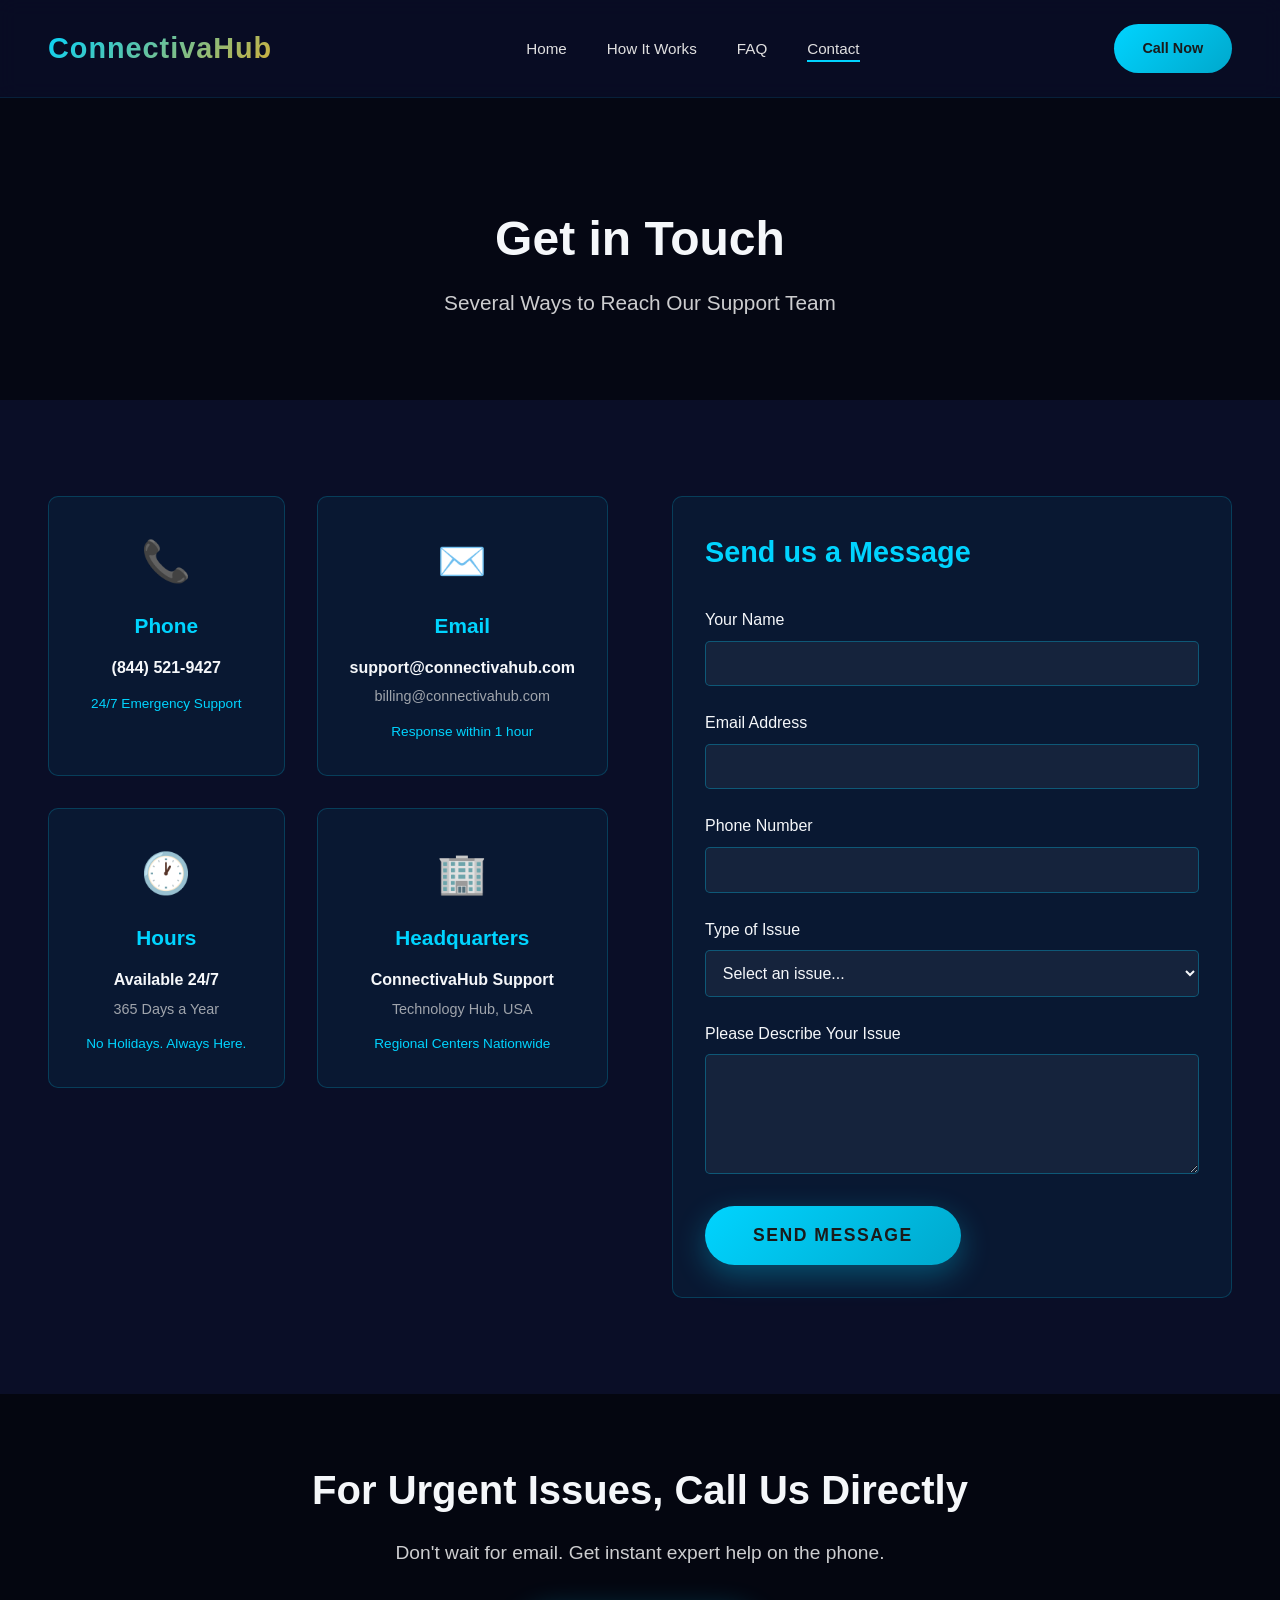
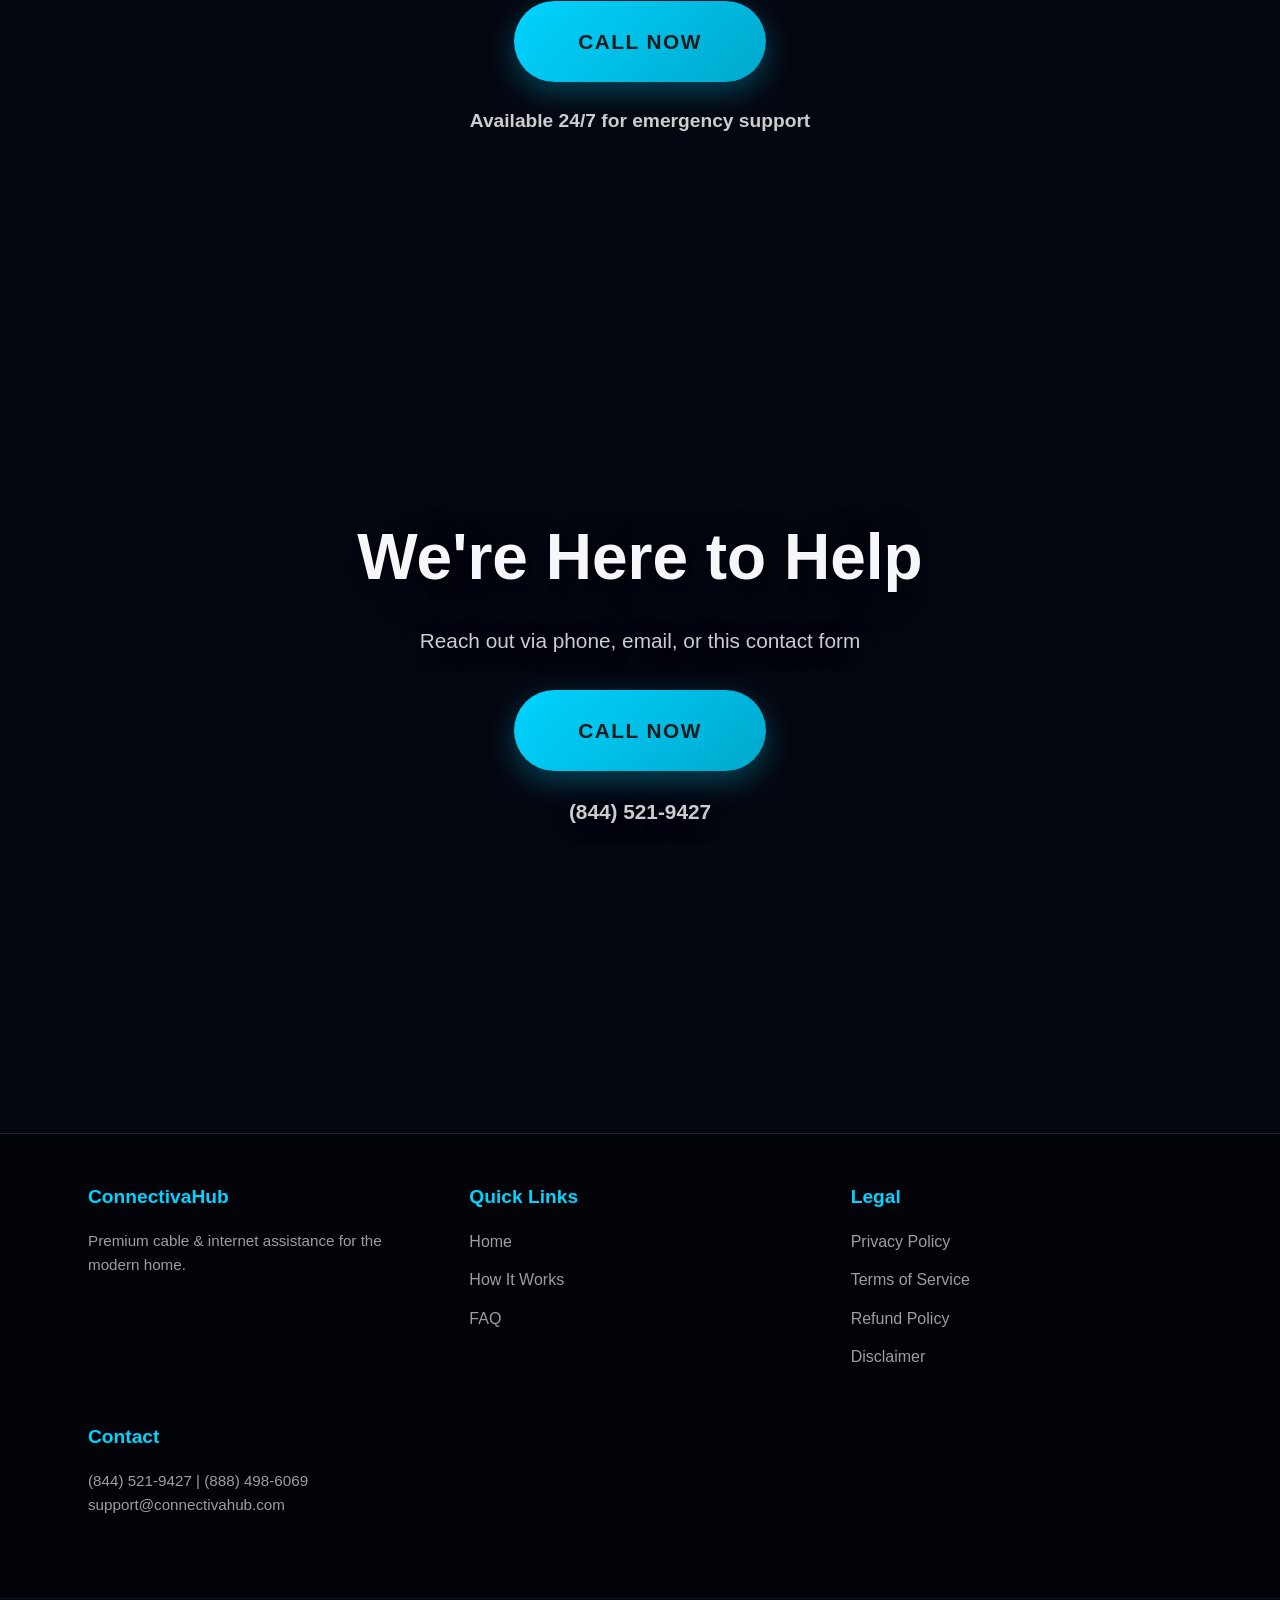
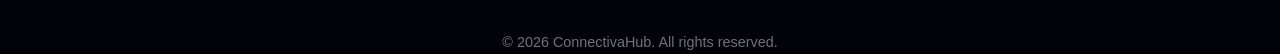
<file: contact.html>
<!DOCTYPE html>
<html lang="en">
<head>
    <meta charset="UTF-8">
    <meta name="viewport" content="width=device-width, initial-scale=1.0">
    <title>Contact - ConnectivaHub</title>
    <link rel="stylesheet" href="style.css">
</head>
<body>
    <!-- Navigation -->
    <nav class="navbar">
        <div class="nav-container">
            <div class="logo">ConnectivaHub</div>
            <button class="mobile-menu-toggle" aria-label="Toggle menu">
                <span></span>
                <span></span>
                <span></span>
            </button>
            <ul class="nav-links">
                <li><a href="index.html">Home</a></li>
                <li><a href="how-it-works.html">How It Works</a></li>
                <li><a href="faq.html">FAQ</a></li>
                <li><a href="contact.html" class="active">Contact</a></li>
            </ul>
            <a href="tel:+18445219427" class="nav-cta">Call Now</a>
        </div>
    </nav>

    <!-- PAGE HEADER -->
    <section class="page-header" style="background-image: url('https://images.unsplash.com/photo-1556761175-5973dc0f32e7?ixlib=rb-4.0.3&w=1600&q=80');">
        <div class="header-overlay"></div>
        <div class="header-content">
            <h1>Get in Touch</h1>
            <p>Several Ways to Reach Our Support Team</p>
        </div>
    </section>

    <!-- CONTACT SECTION -->
    <section class="contact-section">
        <div class="contact-container">
            <!-- Contact Info Cards -->
            <div class="contact-info">
                <div class="info-card">
                    <div class="info-icon">📞</div>
                    <h3>Phone</h3>
                    <p class="main-info">(844) 521-9427</p>
                    <p class="sub-info"></p>
                    <p class="availability">24/7 Emergency Support</p>
                </div>

                <div class="info-card">
                    <div class="info-icon">✉️</div>
                    <h3>Email</h3>
                    <p class="main-info">support@connectivahub.com</p>
                    <p class="sub-info">billing@connectivahub.com</p>
                    <p class="availability">Response within 1 hour</p>
                </div>

                <div class="info-card">
                    <div class="info-icon">🕐</div>
                    <h3>Hours</h3>
                    <p class="main-info">Available 24/7</p>
                    <p class="sub-info">365 Days a Year</p>
                    <p class="availability">No Holidays. Always Here.</p>
                </div>

                <div class="info-card">
                    <div class="info-icon">🏢</div>
                    <h3>Headquarters</h3>
                    <p class="main-info">ConnectivaHub Support</p>
                    <p class="sub-info">Technology Hub, USA</p>
                    <p class="availability">Regional Centers Nationwide</p>
                </div>
            </div>

            <!-- Contact Form -->
            <div class="contact-form-section">
                <h2>Send us a Message</h2>
                <form class="contact-form" id="contactForm">
                    <div class="form-group">
                        <label for="name">Your Name</label>
                        <input type="text" id="name" name="name" required>
                    </div>

                    <div class="form-group">
                        <label for="email">Email Address</label>
                        <input type="email" id="email" name="email" required>
                    </div>

                    <div class="form-group">
                        <label for="phone">Phone Number</label>
                        <input type="tel" id="phone" name="phone">
                    </div>

                    <div class="form-group">
                        <label for="issue">Type of Issue</label>
                        <select id="issue" name="issue" required>
                            <option value="">Select an issue...</option>
                            <option value="wifi">WiFi Connectivity</option>
                            <option value="internet">Internet Outage</option>
                            <option value="speed">Slow Speed</option>
                            <option value="cable">Cable TV</option>
                            <option value="setup">Setup/Installation</option>
                            <option value="other">Other</option>
                        </select>
                    </div>

                    <div class="form-group">
                        <label for="message">Please Describe Your Issue</label>
                        <textarea id="message" name="message" rows="5" required></textarea>
                    </div>

                    <button type="submit" class="cta-button">Send Message</button>
                </form>
            </div>
        </div>
    </section>

    <!-- QUICK CONTACT CTA -->
    <section class="quick-contact" style="background-image: url('https://images.unsplash.com/photo-1517694712202-14dd9538aa97?ixlib=rb-4.0.3&w=1600&q=80');">
        <div class="quick-overlay"></div>
        <div class="quick-content">
            <h2>For Urgent Issues, Call Us Directly</h2>
            <p>Don't wait for email. Get instant expert help on the phone.</p>
            <a href="tel:+18445219427" class="cta-button large-cta">Call Now</a>
            <p class="quick-subtext">Available 24/7 for emergency support</p>
        </div>
    </section>

    <!-- FINAL CTA -->
    <section class="final-cta" style="background-image: url('https://images.unsplash.com/photo-1552664730-d307ca884978?ixlib=rb-4.0.3&w=1600&q=80');">
        <div class="cta-overlay"></div>
        <div class="cta-content">
            <h2>We're Here to Help</h2>
            <p>Reach out via phone, email, or this contact form</p>
            <a href="tel:+18445219427" class="cta-button large-cta">Call Now</a>
            <p class="cta-subtext">(844) 521-9427</p>
        </div>
    </section>

    <!-- FOOTER -->
    <footer class="footer">
        <div class="footer-container">
            <div class="footer-column">
                <h4>ConnectivaHub</h4>
                <p>Premium cable & internet assistance for the modern home.</p>
            </div>
            <div class="footer-column">
                <h4>Quick Links</h4>
                <ul>
                    <li><a href="index.html">Home</a></li>
                    <li><a href="how-it-works.html">How It Works</a></li>
                    <li><a href="faq.html">FAQ</a></li>
                </ul>
            </div>
            <div class="footer-column">
                <h4>Legal</h4>
                <ul>
                    <li><a href="privacy.html">Privacy Policy</a></li>
                    <li><a href="terms.html">Terms of Service</a></li>
                    <li><a href="refund.html">Refund Policy</a></li>
                    <li><a href="disclaimer.html">Disclaimer</a></li>
                </ul>
            </div>
            <div class="footer-column">
                <h4>Contact</h4>
                <p>(844) 521-9427 | (888) 498-6069</p>
                <p>support@connectivahub.com</p>
            </div>
        </div>
        <div class="footer-bottom">
            <p>&copy; 2026 ConnectivaHub. All rights reserved.</p>
        </div>
    </footer>

    <style>
        .page-header {
            padding-top: 120px;
            min-height: 400px;
            background-size: cover;
            background-position: center;
            background-attachment: fixed;
            display: flex;
            align-items: center;
            justify-content: center;
            position: relative;
            text-align: center;
            color: var(--primary-light);
        }

        .header-overlay {
            position: absolute;
            top: 0;
            left: 0;
            right: 0;
            bottom: 0;
            background: rgba(0, 0, 0, 0.5);
            z-index: 1;
        }

        .header-content {
            position: relative;
            z-index: 2;
        }

        .header-content h1 {
            font-size: 3rem;
            margin-bottom: 0.5rem;
            font-weight: 900;
        }

        .header-content p {
            font-size: 1.3rem;
            color: rgba(255, 255, 255, 0.8);
        }

        .contact-section {
            padding: 6rem 3rem;
            background: var(--primary-dark);
        }

        .contact-container {
            max-width: 1200px;
            margin: 0 auto;
            display: grid;
            grid-template-columns: 1fr 1fr;
            gap: 4rem;
            align-items: start;
        }

        .contact-info {
            display: grid;
            grid-template-columns: 1fr 1fr;
            gap: 2rem;
        }

        .info-card {
            background: rgba(0, 212, 255, 0.05);
            border: 1px solid rgba(0, 212, 255, 0.2);
            border-radius: 10px;
            padding: 2rem;
            text-align: center;
            transition: all 0.3s ease;
        }

        .info-card:hover {
            background: rgba(0, 212, 255, 0.1);
            border-color: var(--accent-blue);
            transform: translateY(-5px);
        }

        .info-icon {
            font-size: 2.5rem;
            margin-bottom: 1rem;
        }

        .info-card h3 {
            font-size: 1.3rem;
            color: var(--accent-blue);
            margin-bottom: 0.8rem;
        }

        .main-info {
            font-size: 1rem;
            font-weight: 600;
            color: var(--primary-light);
            margin-bottom: 0.3rem;
        }

        .sub-info {
            font-size: 0.9rem;
            color: rgba(224, 224, 224, 0.7);
            margin-bottom: 0.8rem;
        }

        .availability {
            font-size: 0.85rem;
            color: var(--accent-blue);
            font-weight: 500;
        }

        .contact-form-section {
            padding: 2rem;
            background: rgba(0, 212, 255, 0.05);
            border: 1px solid rgba(0, 212, 255, 0.2);
            border-radius: 10px;
        }

        .contact-form-section h2 {
            font-size: 1.8rem;
            color: var(--accent-blue);
            margin-bottom: 2rem;
        }

        .form-group {
            margin-bottom: 1.5rem;
        }

        .form-group label {
            display: block;
            margin-bottom: 0.5rem;
            color: var(--primary-light);
            font-weight: 500;
        }

        .form-group input,
        .form-group select,
        .form-group textarea {
            width: 100%;
            max-width: 100%;
            padding: 0.8rem;
            background: rgba(255, 255, 255, 0.05);
            border: 1px solid rgba(0, 212, 255, 0.3);
            border-radius: 5px;
            color: var(--primary-light);
            font-family: inherit;
            font-size: 1rem;
            transition: all 0.3s ease;
            box-sizing: border-box;
        }

        .form-group textarea {
            resize: vertical;
            min-height: 120px;
        }

        .form-group input::placeholder,
        .form-group textarea::placeholder {
            color: rgba(224, 224, 224, 0.5);
        }

        .form-group input:focus,
        .form-group select:focus,
        .form-group textarea:focus {
            outline: none;
            background: rgba(255, 255, 255, 0.08);
            border-color: var(--accent-blue);
        }

        .form-group select {
            cursor: pointer;
        }

        .form-group select option {
            background: var(--primary-dark);
            color: var(--primary-light);
        }

        .quick-contact {
            background-size: cover;
            background-position: center;
            background-attachment: fixed;
            padding: 4rem 3rem;
            position: relative;
            text-align: center;
        }

        .quick-overlay {
            position: absolute;
            top: 0;
            left: 0;
            right: 0;
            bottom: 0;
            background: rgba(0, 0, 0, 0.6);
            z-index: 1;
        }

        .quick-content {
            position: relative;
            z-index: 2;
            color: var(--primary-light);
        }

        .quick-content h2 {
            font-size: 2.5rem;
            margin-bottom: 1rem;
            font-weight: 900;
        }

        .quick-content p {
            font-size: 1.2rem;
            margin-bottom: 2rem;
            color: rgba(255, 255, 255, 0.8);
        }

        .quick-subtext {
            font-size: 1rem;
            margin-top: 1.5rem;
            color: var(--accent-blue);
            font-weight: 600;
        }

        @media (max-width: 768px) {
            .page-header {
                padding-top: 100px;
                min-height: 300px;
                padding-left: 1.5rem;
                padding-right: 1.5rem;
                background-attachment: scroll;
            }

            .header-content h1 {
                font-size: 2rem;
            }

            .header-content p {
                font-size: 1rem;
            }

            .contact-section {
                padding: 4rem 1.5rem;
            }

            .contact-container {
                grid-template-columns: 1fr;
                gap: 2rem;
            }

            .contact-info {
                grid-template-columns: 1fr;
            }

            .quick-contact {
                padding: 3rem 1.5rem;
                background-attachment: scroll;
            }

            .quick-content h2 {
                font-size: 1.8rem;
            }

            .quick-content p {
                font-size: 1rem;
            }
        }

        @media (max-width: 480px) {
            .page-header {
                padding-top: 80px;
                min-height: 250px;
                padding-left: 1rem;
                padding-right: 1rem;
            }

            .header-content h1 {
                font-size: 1.6rem;
            }

            .header-content p {
                font-size: 0.9rem;
            }

            .contact-section {
                padding: 3rem 1rem;
            }

            .info-card {
                padding: 1.5rem;
            }

            .contact-form-section {
                padding: 1.5rem;
            }

            .contact-form-section h2 {
                font-size: 1.5rem;
            }

            .form-group {
                margin-bottom: 1.2rem;
            }

            .form-group input,
            .form-group select,
            .form-group textarea {
                padding: 0.7rem;
                font-size: 0.95rem;
            }

            .quick-contact {
                padding: 2rem 1rem;
            }

            .quick-content h2 {
                font-size: 1.5rem;
            }
        }
    </style>

    <script>
        // Contact form submission
        document.getElementById('contactForm').addEventListener('submit', (e) => {
            e.preventDefault();
            
            const formData = {
                name: document.getElementById('name').value,
                email: document.getElementById('email').value,
                phone: document.getElementById('phone').value,
                issue: document.getElementById('issue').value,
                message: document.getElementById('message').value
            };

            // In a real implementation, this would send to a server
            console.log('Form submitted:', formData);
            alert('Thank you for your message! Our team will contact you within 1 hour.');
            document.getElementById('contactForm').reset();
        });
    </script>

    <script src="script.js"></script>
</body>
</html>
</file>
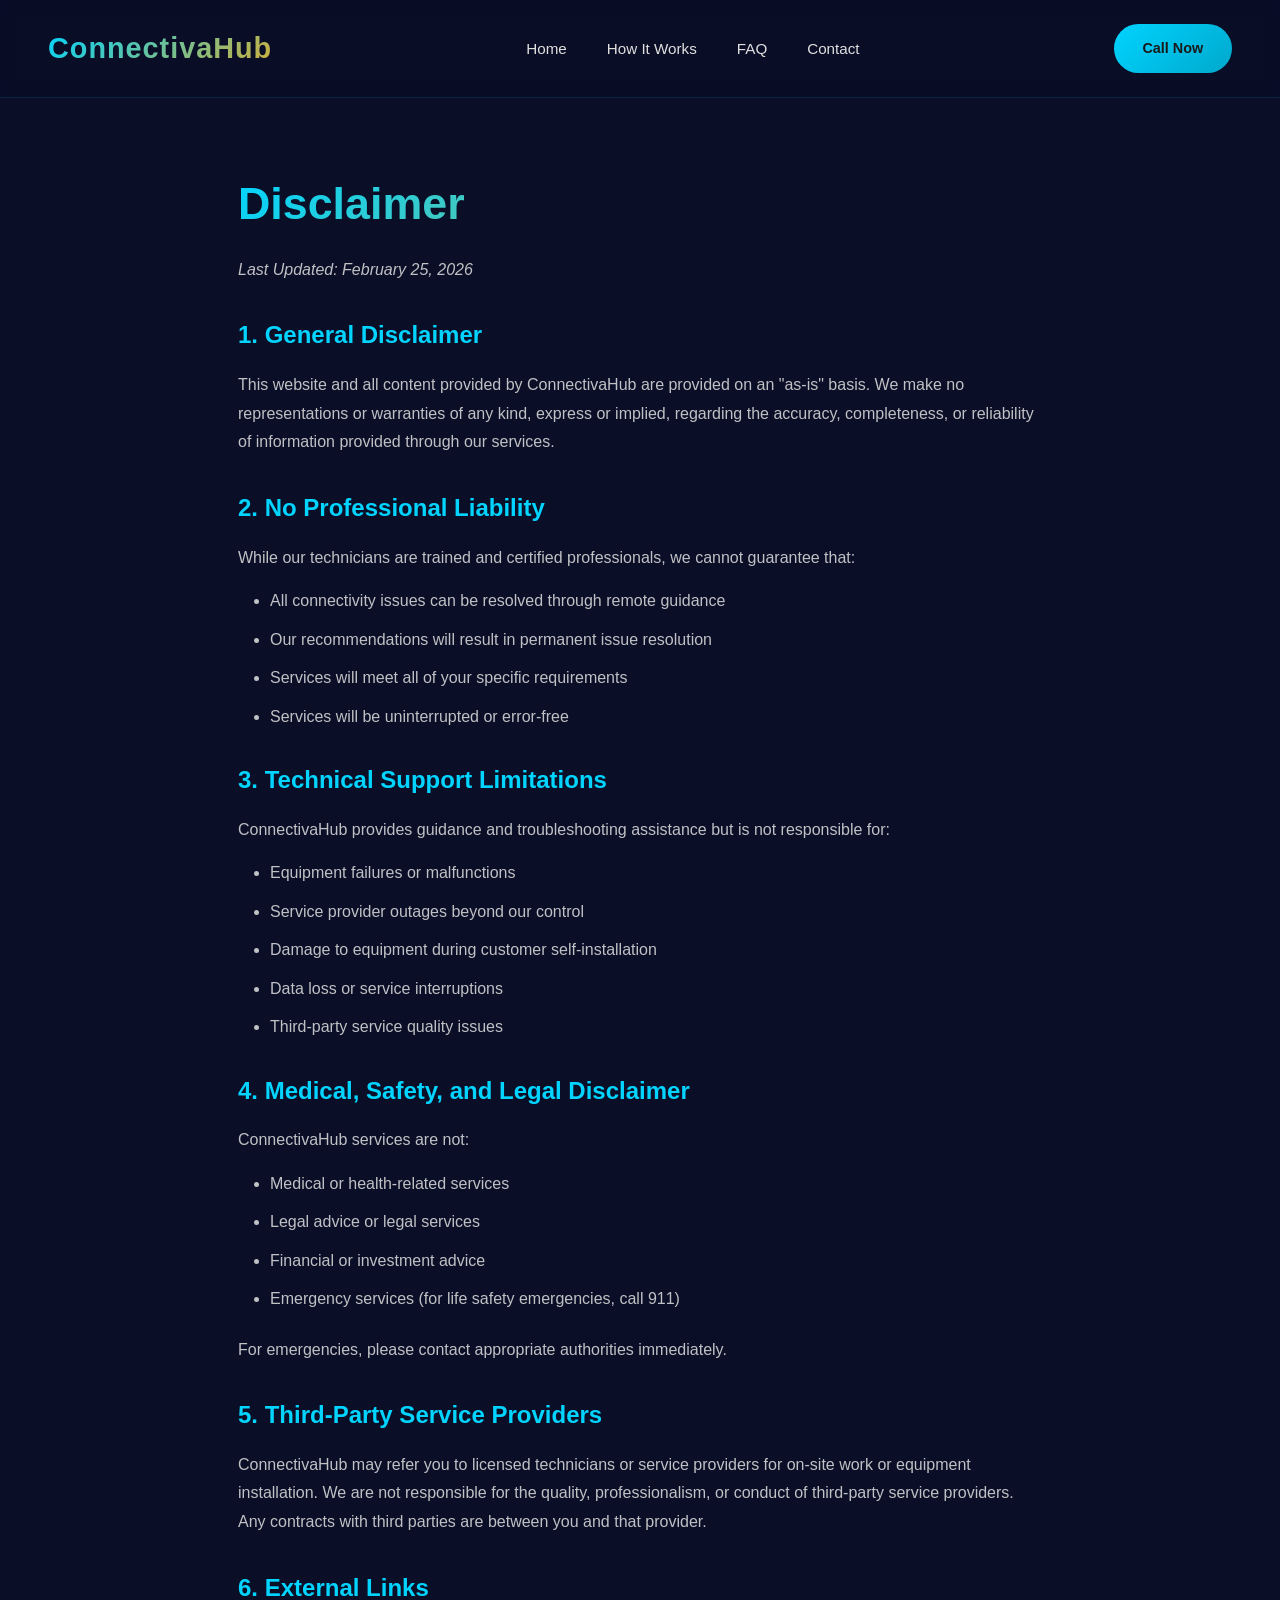
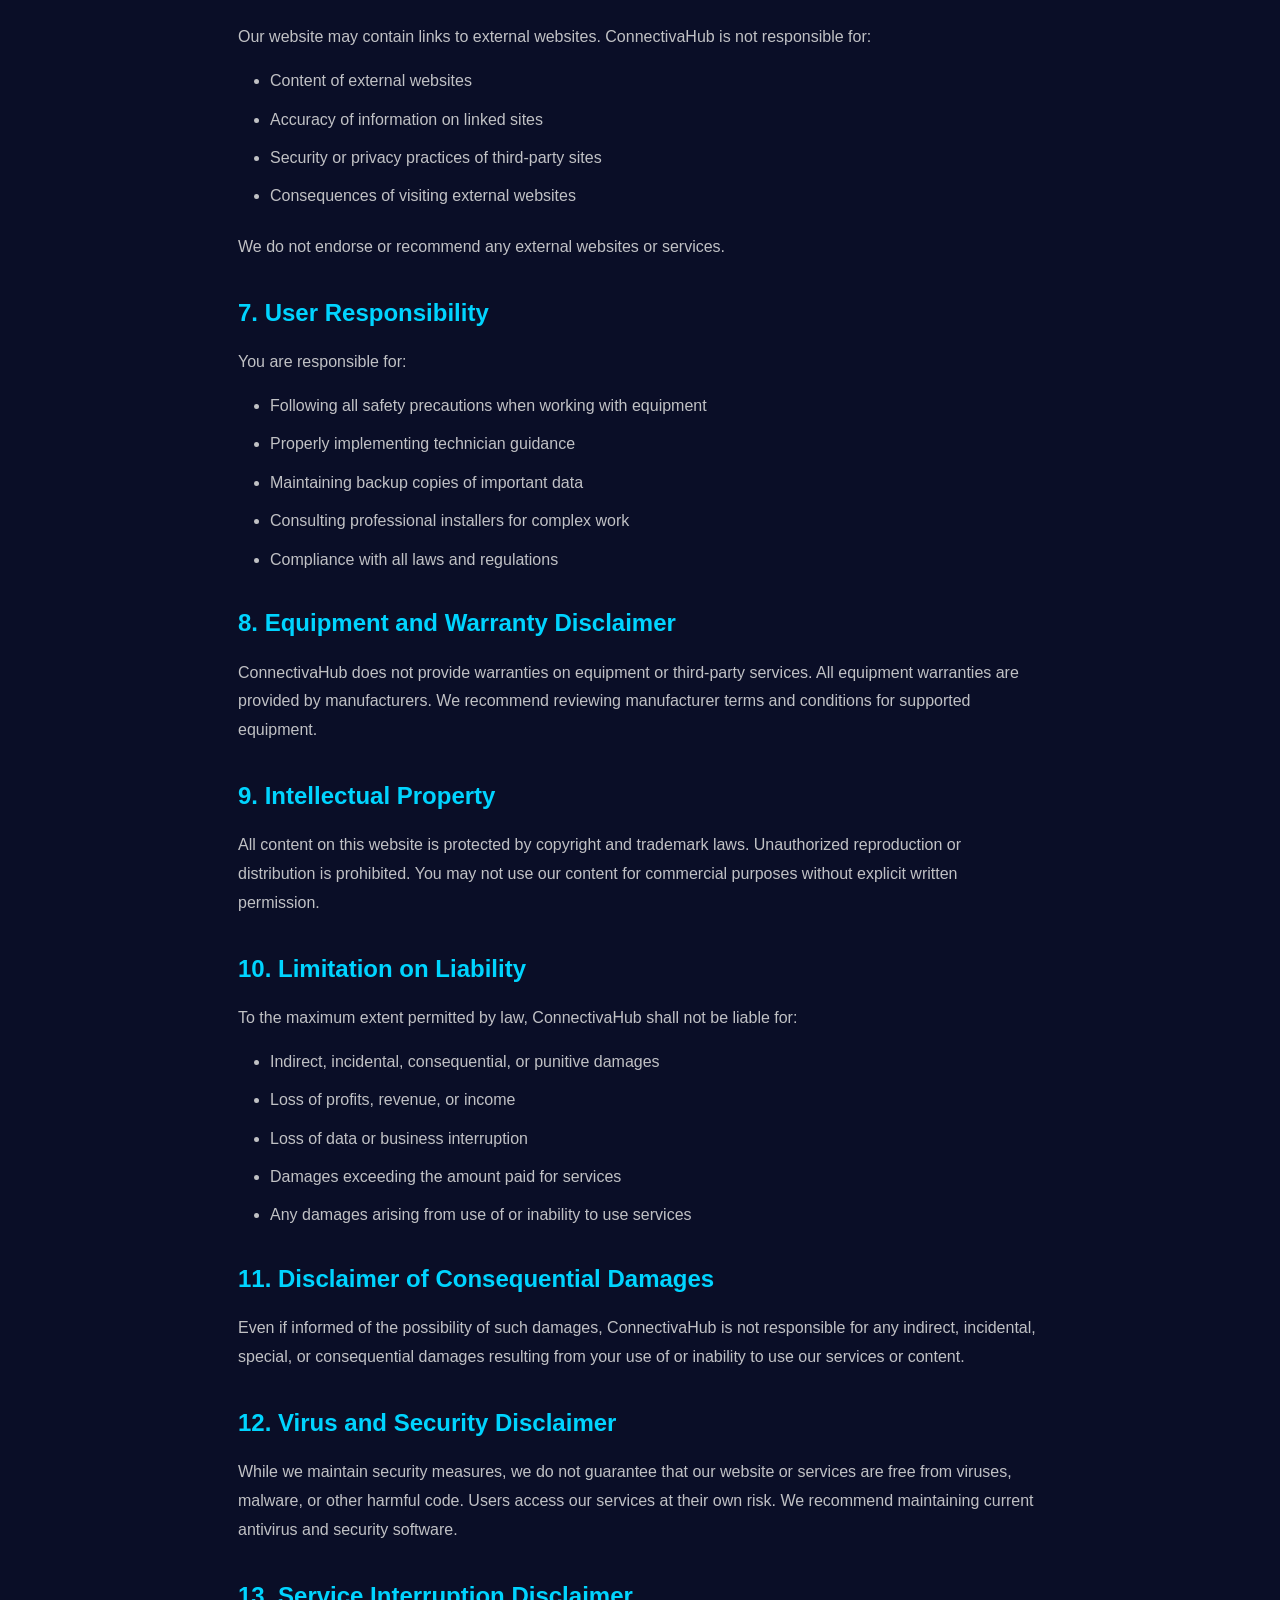
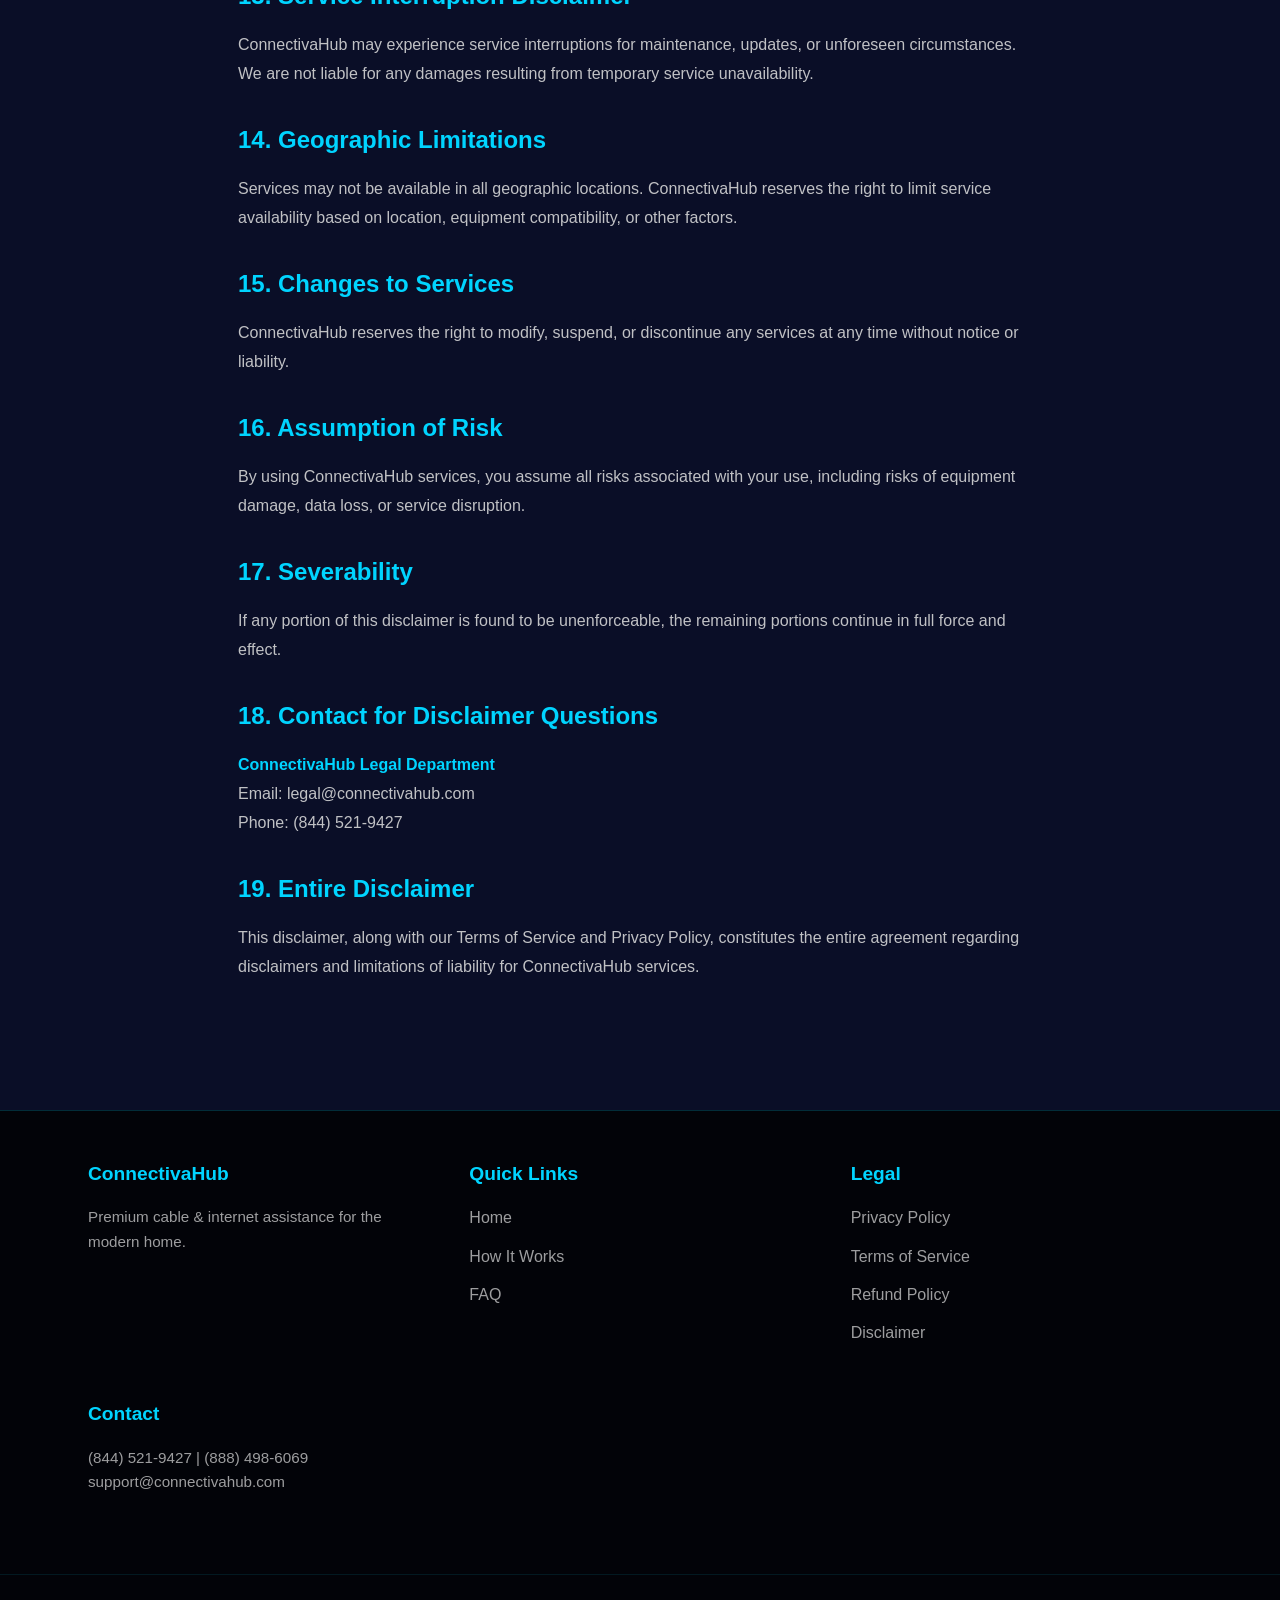
<file: disclaimer.html>
<!DOCTYPE html>
<html lang="en">
<head>
    <meta charset="UTF-8">
    <meta name="viewport" content="width=device-width, initial-scale=1.0">
    <title>Disclaimer - ConnectivaHub</title>
    <link rel="stylesheet" href="style.css">
</head>
<body>
    <!-- Navigation -->
    <nav class="navbar">
        <div class="nav-container">
            <div class="logo">ConnectivaHub</div>
            <button class="mobile-menu-toggle" aria-label="Toggle menu">
                <span></span>
                <span></span>
                <span></span>
            </button>
            <ul class="nav-links">
                <li><a href="index.html">Home</a></li>
                <li><a href="how-it-works.html">How It Works</a></li>
                <li><a href="faq.html">FAQ</a></li>
                <li><a href="contact.html">Contact</a></li>
            </ul>
            <a href="tel:+18445219427" class="nav-cta">Call Now</a>
        </div>
    </nav>

    <!-- LEGAL PAGE CONTENT -->
    <section class="legal-section">
        <div class="legal-container">
            <h1>Disclaimer</h1>
            <p class="last-updated">Last Updated: February 25, 2026</p>

            <h2>1. General Disclaimer</h2>
            <p>This website and all content provided by ConnectivaHub are provided on an "as-is" basis. We make no representations or warranties of any kind, express or implied, regarding the accuracy, completeness, or reliability of information provided through our services.</p>

            <h2>2. No Professional Liability</h2>
            <p>While our technicians are trained and certified professionals, we cannot guarantee that:</p>
            <ul>
                <li>All connectivity issues can be resolved through remote guidance</li>
                <li>Our recommendations will result in permanent issue resolution</li>
                <li>Services will meet all of your specific requirements</li>
                <li>Services will be uninterrupted or error-free</li>
            </ul>

            <h2>3. Technical Support Limitations</h2>
            <p>ConnectivaHub provides guidance and troubleshooting assistance but is not responsible for:</p>
            <ul>
                <li>Equipment failures or malfunctions</li>
                <li>Service provider outages beyond our control</li>
                <li>Damage to equipment during customer self-installation</li>
                <li>Data loss or service interruptions</li>
                <li>Third-party service quality issues</li>
            </ul>

            <h2>4. Medical, Safety, and Legal Disclaimer</h2>
            <p>ConnectivaHub services are not:</p>
            <ul>
                <li>Medical or health-related services</li>
                <li>Legal advice or legal services</li>
                <li>Financial or investment advice</li>
                <li>Emergency services (for life safety emergencies, call 911)</li>
            </ul>
            <p>For emergencies, please contact appropriate authorities immediately.</p>

            <h2>5. Third-Party Service Providers</h2>
            <p>ConnectivaHub may refer you to licensed technicians or service providers for on-site work or equipment installation. We are not responsible for the quality, professionalism, or conduct of third-party service providers. Any contracts with third parties are between you and that provider.</p>

            <h2>6. External Links</h2>
            <p>Our website may contain links to external websites. ConnectivaHub is not responsible for:</p>
            <ul>
                <li>Content of external websites</li>
                <li>Accuracy of information on linked sites</li>
                <li>Security or privacy practices of third-party sites</li>
                <li>Consequences of visiting external websites</li>
            </ul>
            <p>We do not endorse or recommend any external websites or services.</p>

            <h2>7. User Responsibility</h2>
            <p>You are responsible for:</p>
            <ul>
                <li>Following all safety precautions when working with equipment</li>
                <li>Properly implementing technician guidance</li>
                <li>Maintaining backup copies of important data</li>
                <li>Consulting professional installers for complex work</li>
                <li>Compliance with all laws and regulations</li>
            </ul>

            <h2>8. Equipment and Warranty Disclaimer</h2>
            <p>ConnectivaHub does not provide warranties on equipment or third-party services. All equipment warranties are provided by manufacturers. We recommend reviewing manufacturer terms and conditions for supported equipment.</p>

            <h2>9. Intellectual Property</h2>
            <p>All content on this website is protected by copyright and trademark laws. Unauthorized reproduction or distribution is prohibited. You may not use our content for commercial purposes without explicit written permission.</p>

            <h2>10. Limitation on Liability</h2>
            <p>To the maximum extent permitted by law, ConnectivaHub shall not be liable for:</p>
            <ul>
                <li>Indirect, incidental, consequential, or punitive damages</li>
                <li>Loss of profits, revenue, or income</li>
                <li>Loss of data or business interruption</li>
                <li>Damages exceeding the amount paid for services</li>
                <li>Any damages arising from use of or inability to use services</li>
            </ul>

            <h2>11. Disclaimer of Consequential Damages</h2>
            <p>Even if informed of the possibility of such damages, ConnectivaHub is not responsible for any indirect, incidental, special, or consequential damages resulting from your use of or inability to use our services or content.</p>

            <h2>12. Virus and Security Disclaimer</h2>
            <p>While we maintain security measures, we do not guarantee that our website or services are free from viruses, malware, or other harmful code. Users access our services at their own risk. We recommend maintaining current antivirus and security software.</p>

            <h2>13. Service Interruption Disclaimer</h2>
            <p>ConnectivaHub may experience service interruptions for maintenance, updates, or unforeseen circumstances. We are not liable for any damages resulting from temporary service unavailability.</p>

            <h2>14. Geographic Limitations</h2>
            <p>Services may not be available in all geographic locations. ConnectivaHub reserves the right to limit service availability based on location, equipment compatibility, or other factors.</p>

            <h2>15. Changes to Services</h2>
            <p>ConnectivaHub reserves the right to modify, suspend, or discontinue any services at any time without notice or liability.</p>

            <h2>16. Assumption of Risk</h2>
            <p>By using ConnectivaHub services, you assume all risks associated with your use, including risks of equipment damage, data loss, or service disruption.</p>

            <h2>17. Severability</h2>
            <p>If any portion of this disclaimer is found to be unenforceable, the remaining portions continue in full force and effect.</p>

            <h2>18. Contact for Disclaimer Questions</h2>
            <p>
                <strong>ConnectivaHub Legal Department</strong><br>
                Email: legal@connectivahub.com<br>
                Phone: (844) 521-9427
            </p>

            <h2>19. Entire Disclaimer</h2>
            <p>This disclaimer, along with our Terms of Service and Privacy Policy, constitutes the entire agreement regarding disclaimers and limitations of liability for ConnectivaHub services.</p>
        </div>
    </section>

    <!-- FOOTER -->
    <footer class="footer">
        <div class="footer-container">
            <div class="footer-column">
                <h4>ConnectivaHub</h4>
                <p>Premium cable & internet assistance for the modern home.</p>
            </div>
            <div class="footer-column">
                <h4>Quick Links</h4>
                <ul>
                    <li><a href="index.html">Home</a></li>
                    <li><a href="how-it-works.html">How It Works</a></li>
                    <li><a href="faq.html">FAQ</a></li>
                </ul>
            </div>
            <div class="footer-column">
                <h4>Legal</h4>
                <ul>
                    <li><a href="privacy.html">Privacy Policy</a></li>
                    <li><a href="terms.html">Terms of Service</a></li>
                    <li><a href="refund.html">Refund Policy</a></li>
                    <li><a href="disclaimer.html">Disclaimer</a></li>
                </ul>
            </div>
            <div class="footer-column">
                <h4>Contact</h4>
                <p>(844) 521-9427 | (888) 498-6069</p>
                <p>support@connectivahub.com</p>
            </div>
        </div>
        <div class="footer-bottom">
            <p>&copy; 2026 ConnectivaHub. All rights reserved.</p>
        </div>
    </footer>

    <style>
        .legal-section {
            padding-top: 120px;
            padding-bottom: 4rem;
            min-height: 100vh;
            background: var(--primary-dark);
        }

        .legal-container {
            max-width: 900px;
            margin: 0 auto;
            padding: 3rem;
            color: var(--text-light);
        }

        .legal-container h1 {
            font-size: 2.8rem;
            margin-bottom: 1rem;
            background: linear-gradient(135deg, var(--accent-blue), var(--accent-gold));
            -webkit-background-clip: text;
            -webkit-text-fill-color: transparent;
            background-clip: text;
        }

        .last-updated {
            color: rgba(224, 224, 224, 0.6);
            margin-bottom: 2rem;
            font-style: italic;
        }

        .legal-container h2 {
            font-size: 1.5rem;
            color: var(--accent-blue);
            margin-top: 2rem;
            margin-bottom: 1rem;
        }

        .legal-container p {
            line-height: 1.8;
            margin-bottom: 1rem;
            color: rgba(224, 224, 224, 0.85);
        }

        .legal-container ul {
            margin-left: 2rem;
            margin-bottom: 1.5rem;
        }

        .legal-container li {
            margin-bottom: 0.5rem;
            color: rgba(224, 224, 224, 0.85);
            line-height: 1.6;
        }

        .legal-container strong {
            color: var(--accent-blue);
        }

        @media (max-width: 768px) {
            .legal-container {
                padding: 1.5rem;
            }

            .legal-container h1 {
                font-size: 2rem;
            }

            .legal-container h2 {
                font-size: 1.3rem;
            }
        }
    </style>

    <script src="script.js"></script>
</body>
</html>
</file>
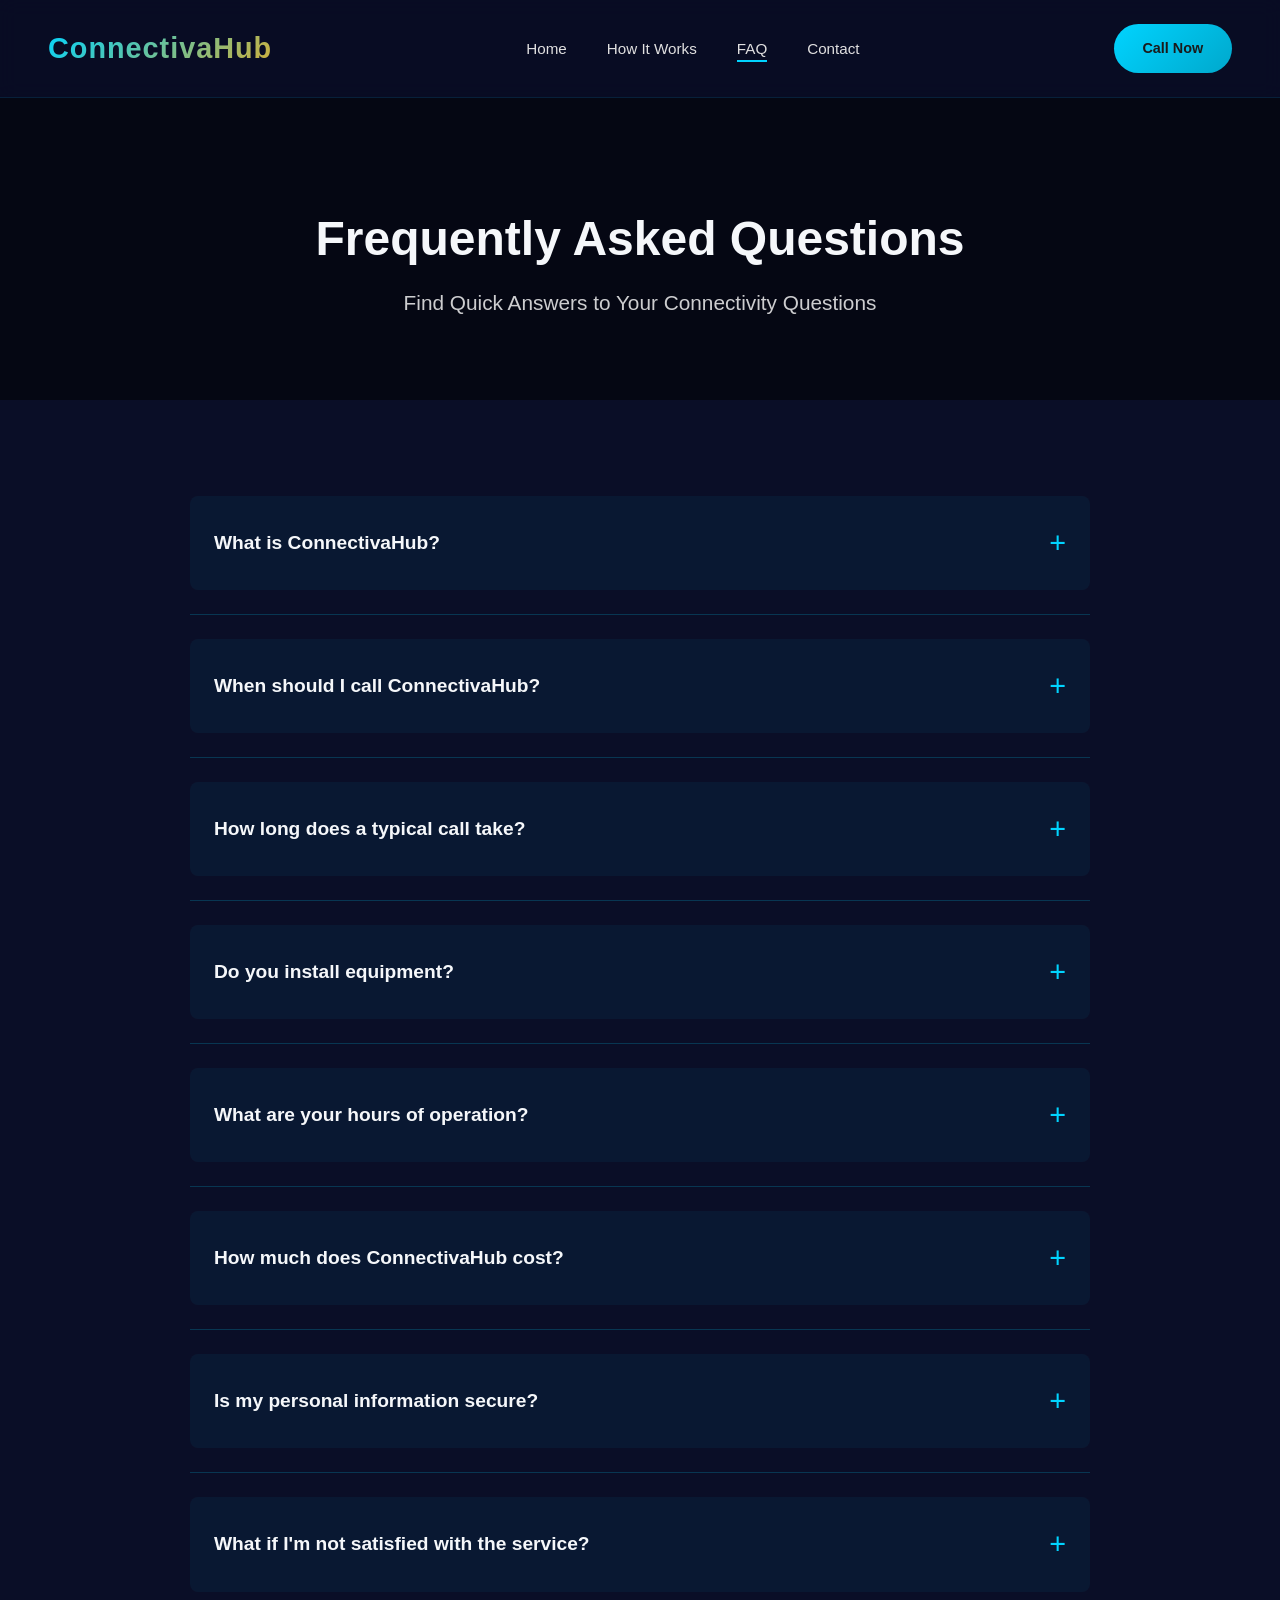
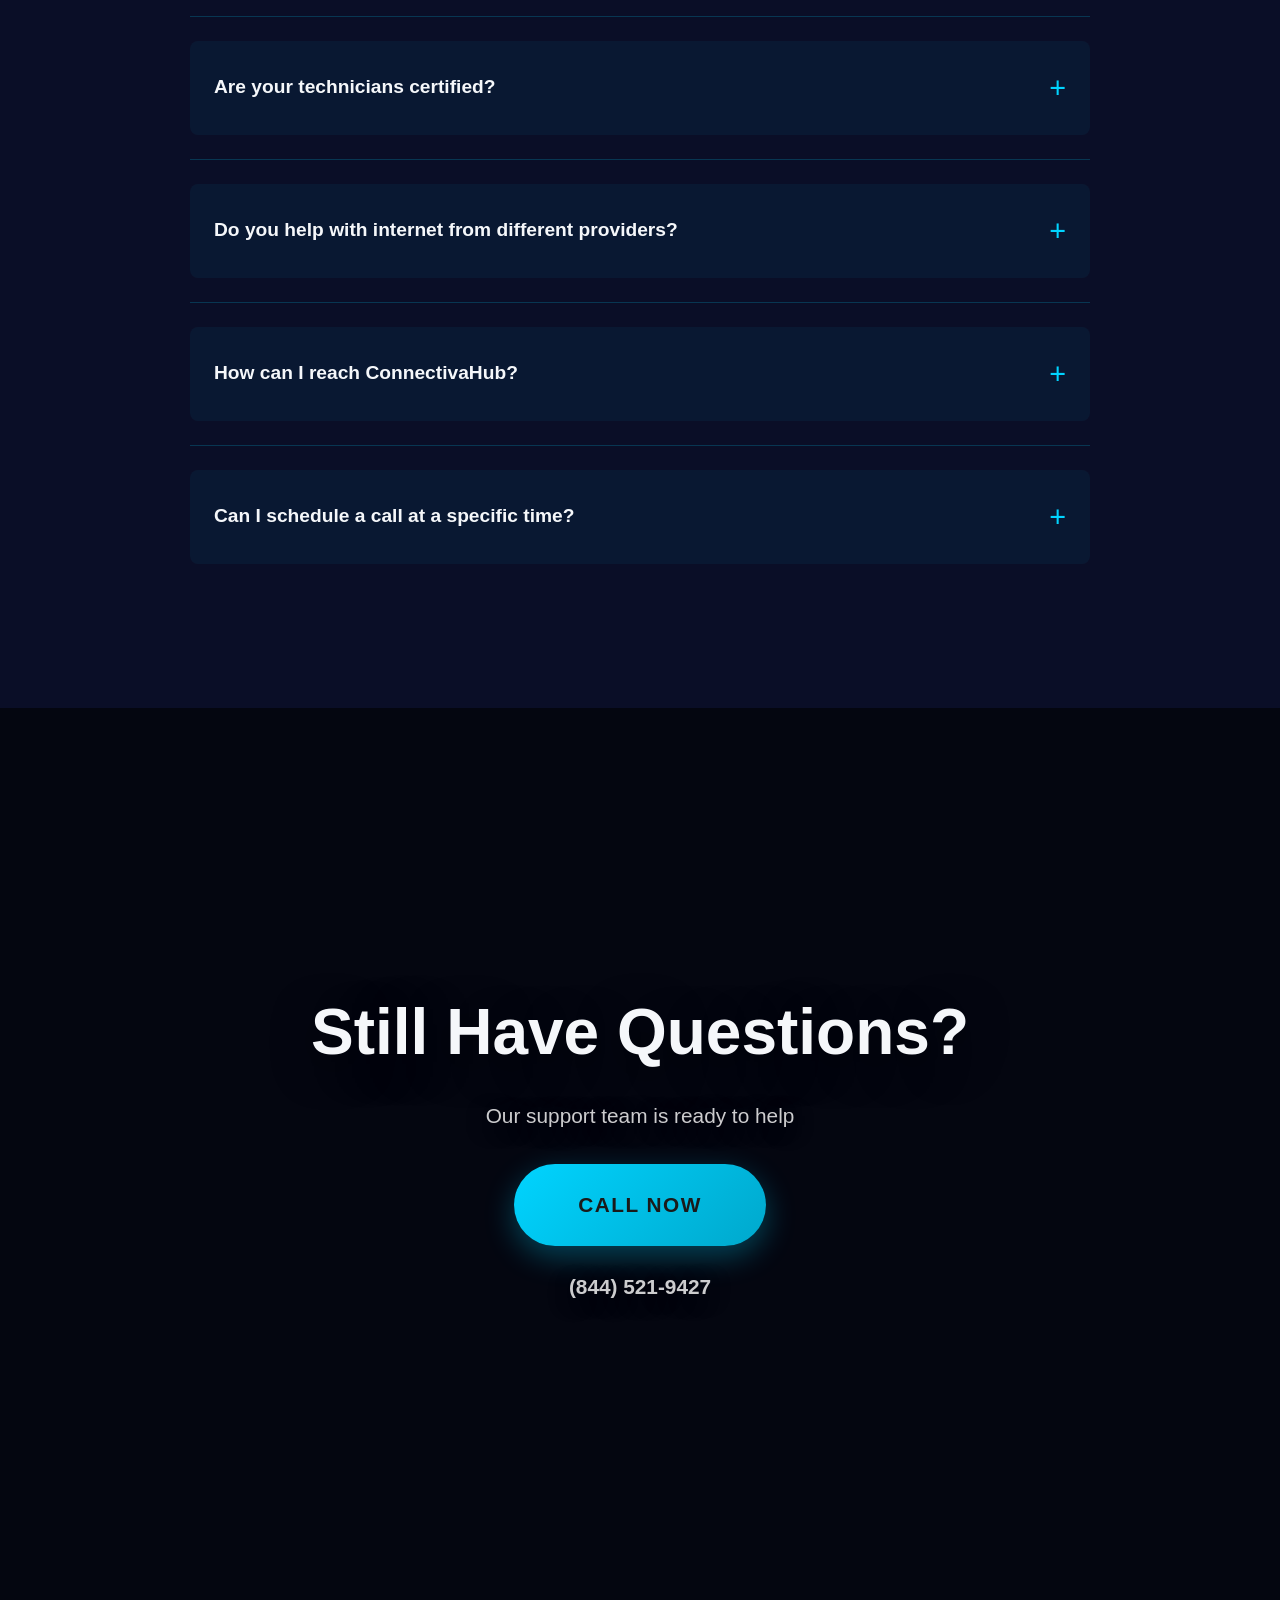
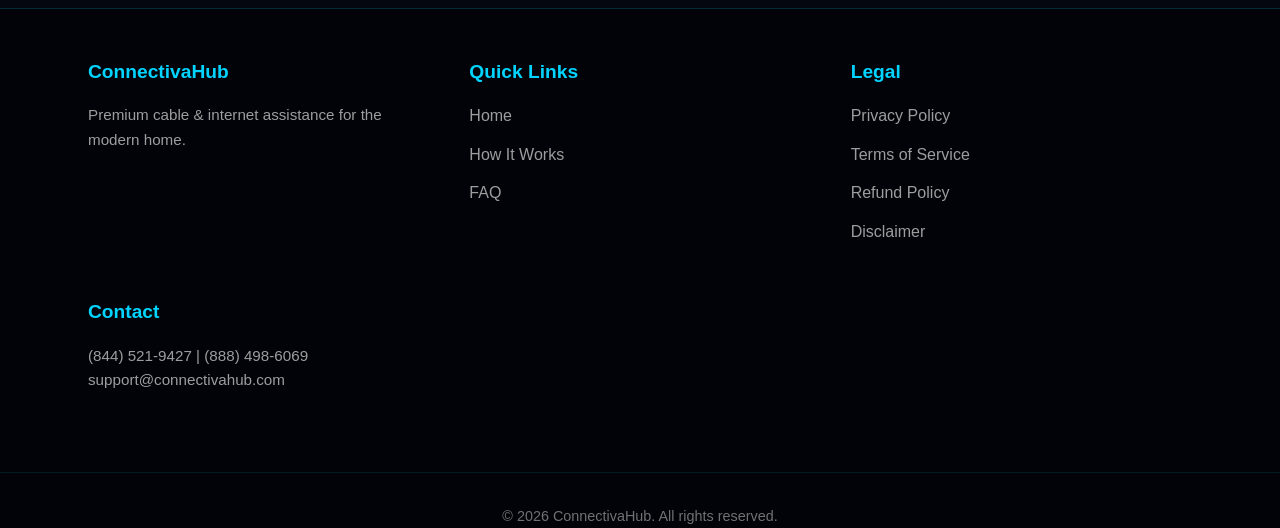
<file: faq.html>
<!DOCTYPE html>
<html lang="en">
<head>
    <meta charset="UTF-8">
    <meta name="viewport" content="width=device-width, initial-scale=1.0">
    <title>FAQ - ConnectivaHub</title>
    <link rel="stylesheet" href="style.css">
</head>
<body>
    <!-- Navigation -->
    <nav class="navbar">
        <div class="nav-container">
            <div class="logo">ConnectivaHub</div>
            <button class="mobile-menu-toggle" aria-label="Toggle menu">
                <span></span>
                <span></span>
                <span></span>
            </button>
            <ul class="nav-links">
                <li><a href="index.html">Home</a></li>
                <li><a href="how-it-works.html">How It Works</a></li>
                <li><a href="faq.html" class="active">FAQ</a></li>
                <li><a href="contact.html">Contact</a></li>
            </ul>
            <a href="tel:+18445219427" class="nav-cta">Call Now</a>
        </div>
    </nav>

    <!-- PAGE HEADER -->
    <section class="page-header" style="background-image: url('https://images.unsplash.com/photo-1516321318423-f06f85e504b3?ixlib=rb-4.0.3&w=1600&q=80');">
        <div class="header-overlay"></div>
        <div class="header-content">
            <h1>Frequently Asked Questions</h1>
            <p>Find Quick Answers to Your Connectivity Questions</p>
        </div>
    </section>

    <!-- FAQ SECTION -->
    <section class="faq-section">
        <div class="faq-container">
            <div class="faq-item">
                <div class="faq-question">
                    <h3>What is ConnectivaHub?</h3>
                    <span class="faq-toggle">+</span>
                </div>
                <div class="faq-answer">
                    <p>ConnectivaHub is a premium cable and internet assistance service providing expert guidance for connectivity issues. We connect you with professional technicians who diagnose and resolve problems with internet speed, WiFi signal, cable TV, and network setup.</p>
                </div>
            </div>

            <div class="faq-item">
                <div class="faq-question">
                    <h3>When should I call ConnectivaHub?</h3>
                    <span class="faq-toggle">+</span>
                </div>
                <div class="faq-answer">
                    <p>Call us for any cable or internet issue: complete service outages, slow WiFi, frequent disconnections, cable signal problems, equipment setup, or general connectivity troubleshooting. We're available 24/7 for emergency support.</p>
                </div>
            </div>

            <div class="faq-item">
                <div class="faq-question">
                    <h3>How long does a typical call take?</h3>
                    <span class="faq-toggle">+</span>
                </div>
                <div class="faq-answer">
                    <p>Our average diagnosis takes 5 minutes. For simple issues, resolution happens during the same call. Complex issues requiring professional setup may require scheduling an appointment, but we provide clear timelines and follow-up support.</p>
                </div>
            </div>

            <div class="faq-item">
                <div class="faq-question">
                    <h3>Do you install equipment?</h3>
                    <span class="faq-toggle">+</span>
                </div>
                <div class="faq-answer">
                    <p>Yes. Our team can guide you through self-installation with clear step-by-step instructions. For complex setups or if you prefer professional installation, we can coordinate with certified technicians in your area.</p>
                </div>
            </div>

            <div class="faq-item">
                <div class="faq-question">
                    <h3>What are your hours of operation?</h3>
                    <span class="faq-toggle">+</span>
                </div>
                <div class="faq-answer">
                    <p>ConnectivaHub support is available 24/7, 365 days a year. Whether it's midnight on Sunday or a holiday emergency, our expert technicians are ready to help resolve your connectivity issues.</p>
                </div>
            </div>

            <div class="faq-item">
                <div class="faq-question">
                    <h3>How much does ConnectivaHub cost?</h3>
                    <span class="faq-toggle">+</span>
                </div>
                <div class="faq-answer">
                    <p>Pricing varies based on service type and complexity. We offer transparent pricing with no hidden fees. Call us at (844) 521-9427 for a quote on your specific issue. Our 30-day satisfaction guarantee ensures you get value for your investment.</p>
                </div>
            </div>

            <div class="faq-item">
                <div class="faq-question">
                    <h3>Is my personal information secure?</h3>
                    <span class="faq-toggle">+</span>
                </div>
                <div class="faq-answer">
                    <p>Yes. All customer information is encrypted and protected under federal privacy standards. We never share your data with third parties. Our technicians only access information necessary to diagnose and resolve your connectivity issues.</p>
                </div>
            </div>

            <div class="faq-item">
                <div class="faq-question">
                    <h3>What if I'm not satisfied with the service?</h3>
                    <span class="faq-toggle">+</span>
                </div>
                <div class="faq-answer">
                    <p>We offer a comprehensive 30-day satisfaction guarantee. If you're not happy with your support experience, simply contact us and we'll issue a full refund. We stand by our quality and expertise.</p>
                </div>
            </div>

            <div class="faq-item">
                <div class="faq-question">
                    <h3>Are your technicians certified?</h3>
                    <span class="faq-toggle">+</span>
                </div>
                <div class="faq-answer">
                    <p>Yes. All ConnectivaHub technicians are FCC certified and trained in industry-standard protocols. Our team brings an average of 10+ years of experience in network infrastructure and cable systems.</p>
                </div>
            </div>

            <div class="faq-item">
                <div class="faq-question">
                    <h3>Do you help with internet from different providers?</h3>
                    <span class="faq-toggle">+</span>
                </div>
                <div class="faq-answer">
                    <p>Absolutely. Our technicians have expertise with all major internet and cable providers. Whether you have Comcast, Verizon, AT&T, Spectrum, or any regional provider, we can help diagnose and resolve issues.</p>
                </div>
            </div>

            <div class="faq-item">
                <div class="faq-question">
                    <h3>How can I reach ConnectivaHub?</h3>
                    <span class="faq-toggle">+</span>
                </div>
                <div class="faq-answer">
                    <p>Call us at (844) 521-9427 for immediate assistance. You can also reach us via email at support@connectivahub.com. Our team typically responds to emails within 1 hour during business hours.</p>
                </div>
            </div>

            <div class="faq-item">
                <div class="faq-question">
                    <h3>Can I schedule a call at a specific time?</h3>
                    <span class="faq-toggle">+</span>
                </div>
                <div class="faq-answer">
                    <p>Yes. For non-emergency issues, you can schedule a callback at your preferred time. Simply call us and let our support team know your availability, or request a callback through our contact form.</p>
                </div>
            </div>
        </div>
    </section>

    <!-- FINAL CTA -->
    <section class="final-cta" style="background-image: url('https://images.unsplash.com/photo-1552664730-d307ca884978?ixlib=rb-4.0.3&w=1600&q=80');">
        <div class="cta-overlay"></div>
        <div class="cta-content">
            <h2>Still Have Questions?</h2>
            <p>Our support team is ready to help</p>
            <a href="tel:+18445219427" class="cta-button large-cta">Call Now</a>
            <p class="cta-subtext">(844) 521-9427</p>
        </div>
    </section>

    <!-- FOOTER -->
    <footer class="footer">
        <div class="footer-container">
            <div class="footer-column">
                <h4>ConnectivaHub</h4>
                <p>Premium cable & internet assistance for the modern home.</p>
            </div>
            <div class="footer-column">
                <h4>Quick Links</h4>
                <ul>
                    <li><a href="index.html">Home</a></li>
                    <li><a href="how-it-works.html">How It Works</a></li>
                    <li><a href="faq.html">FAQ</a></li>
                </ul>
            </div>
            <div class="footer-column">
                <h4>Legal</h4>
                <ul>
                    <li><a href="privacy.html">Privacy Policy</a></li>
                    <li><a href="terms.html">Terms of Service</a></li>
                    <li><a href="refund.html">Refund Policy</a></li>
                    <li><a href="disclaimer.html">Disclaimer</a></li>
                </ul>
            </div>
            <div class="footer-column">
                <h4>Contact</h4>
                <p>(844) 521-9427 | (888) 498-6069</p>
                <p>support@connectivahub.com</p>
            </div>
        </div>
        <div class="footer-bottom">
            <p>&copy; 2026 ConnectivaHub. All rights reserved.</p>
        </div>
    </footer>

    <style>
        .page-header {
            padding-top: 120px;
            min-height: 400px;
            background-size: cover;
            background-position: center;
            background-attachment: fixed;
            display: flex;
            align-items: center;
            justify-content: center;
            position: relative;
            text-align: center;
            color: var(--primary-light);
        }

        .header-overlay {
            position: absolute;
            top: 0;
            left: 0;
            right: 0;
            bottom: 0;
            background: rgba(0, 0, 0, 0.5);
            z-index: 1;
        }

        .header-content {
            position: relative;
            z-index: 2;
        }

        .header-content h1 {
            font-size: 3rem;
            margin-bottom: 0.5rem;
            font-weight: 900;
        }

        .header-content p {
            font-size: 1.3rem;
            color: rgba(255, 255, 255, 0.8);
        }

        .faq-section {
            padding: 6rem 3rem;
            background: var(--primary-dark);
        }

        .faq-container {
            max-width: 900px;
            margin: 0 auto;
        }

        .faq-item {
            margin-bottom: 1.5rem;
            border-bottom: 1px solid rgba(0, 212, 255, 0.2);
            padding-bottom: 1.5rem;
            transition: all 0.3s ease;
        }

        .faq-item:last-child {
            border-bottom: none;
        }

        .faq-question {
            display: flex;
            justify-content: space-between;
            align-items: center;
            cursor: pointer;
            padding: 1.5rem;
            background: rgba(0, 212, 255, 0.05);
            border-radius: 8px;
            transition: all 0.3s ease;
        }

        .faq-question:hover {
            background: rgba(0, 212, 255, 0.1);
        }

        .faq-question h3 {
            font-size: 1.2rem;
            color: var(--primary-light);
            margin: 0;
            font-weight: 600;
        }

        .faq-toggle {
            font-size: 1.8rem;
            color: var(--accent-blue);
            font-weight: 300;
            transition: transform 0.3s ease;
        }

        .faq-item.active .faq-toggle {
            transform: rotate(45deg);
        }

        .faq-answer {
            display: none;
            padding: 2rem 1.5rem;
            margin-top: 0.5rem;
            background: rgba(0, 212, 255, 0.03);
            border-left: 3px solid var(--accent-blue);
            border-radius: 0 8px 8px 0;
        }

        .faq-item.active .faq-answer {
            display: block;
            animation: slideDown 0.3s ease;
        }

        @keyframes slideDown {
            from {
                opacity: 0;
                transform: translateY(-10px);
            }
            to {
                opacity: 1;
                transform: translateY(0);
            }
        }

        .faq-answer p {
            color: rgba(224, 224, 224, 0.85);
            line-height: 1.8;
            margin: 0;
        }

        @media (max-width: 768px) {
            .page-header {
                padding-top: 100px;
                min-height: 300px;
                padding-left: 1.5rem;
                padding-right: 1.5rem;
                background-attachment: scroll;
            }

            .header-content h1 {
                font-size: 2rem;
            }

            .header-content p {
                font-size: 1rem;
            }

            .faq-section {
                padding: 4rem 1.5rem;
            }

            .faq-question {
                padding: 1.2rem;
            }

            .faq-question h3 {
                font-size: 1rem;
                word-wrap: break-word;
            }

            .faq-answer {
                padding: 1.5rem 1rem;
            }
        }

        @media (max-width: 480px) {
            .page-header {
                padding-top: 80px;
                min-height: 250px;
                padding-left: 1rem;
                padding-right: 1rem;
            }

            .header-content h1 {
                font-size: 1.6rem;
            }

            .header-content p {
                font-size: 0.9rem;
            }

            .faq-section {
                padding: 3rem 1rem;
            }

            .faq-question {
                padding: 1rem;
            }

            .faq-question h3 {
                font-size: 0.95rem;
            }

            .faq-answer {
                padding: 1rem;
            }

            .faq-answer p {
                font-size: 0.9rem;
            }
        }
    </style>

    <script>
        // FAQ Accordion
        document.querySelectorAll('.faq-question').forEach(question => {
            question.addEventListener('click', () => {
                const faqItem = question.parentElement;
                faqItem.classList.toggle('active');
            });
        });
    </script>

    <script src="script.js"></script>
</body>
</html>
</file>
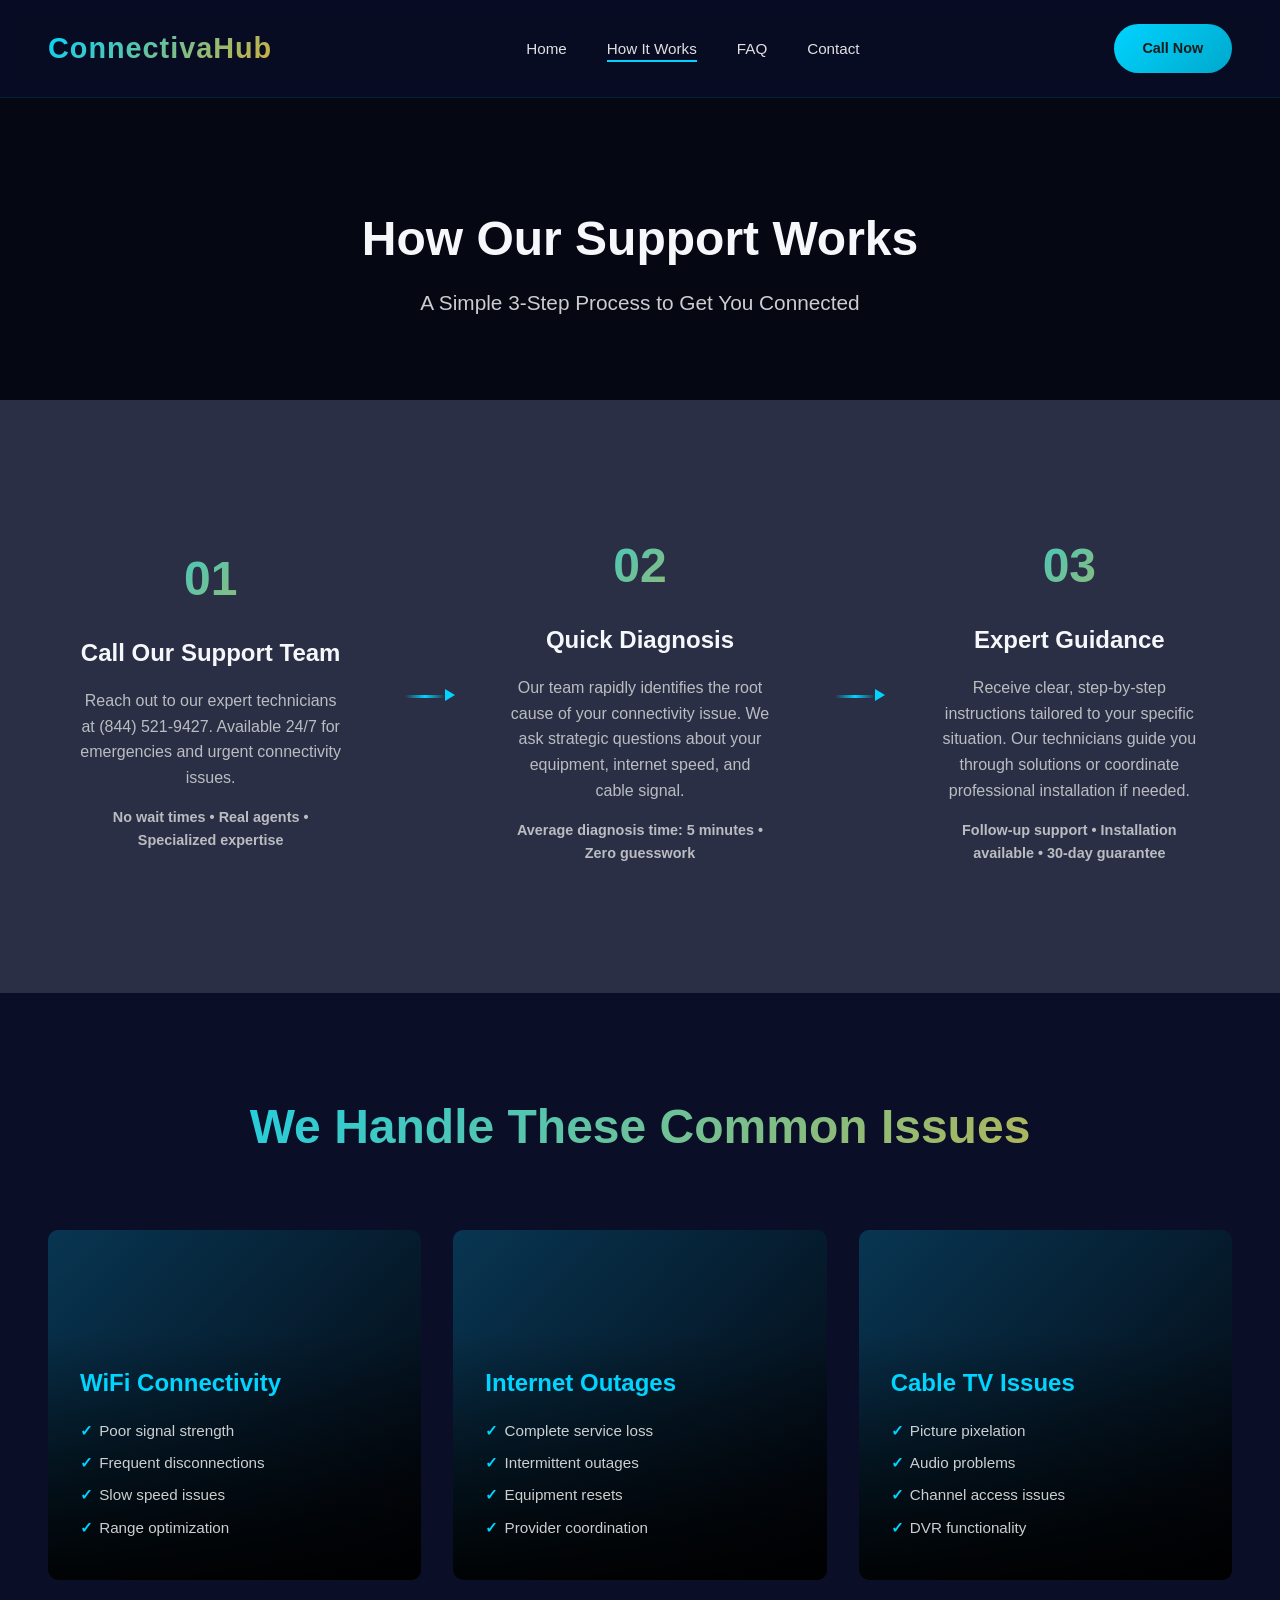
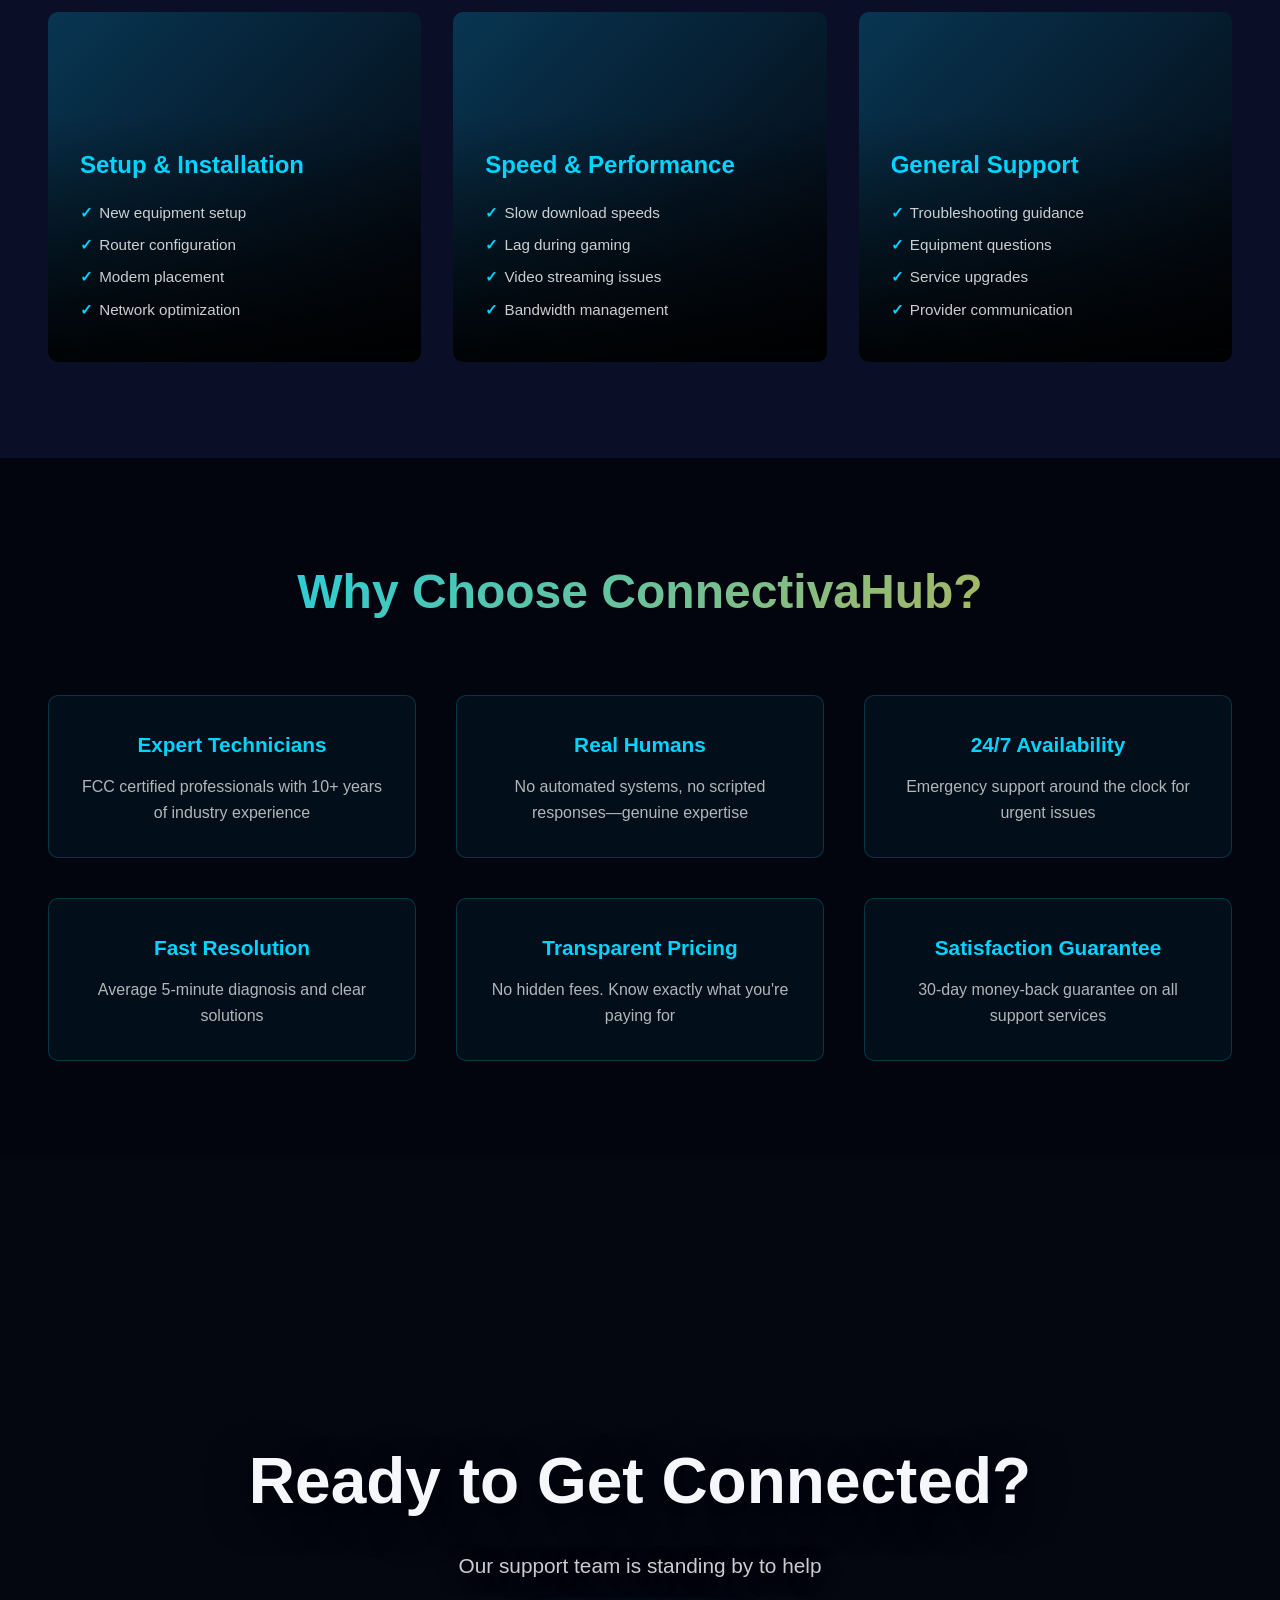
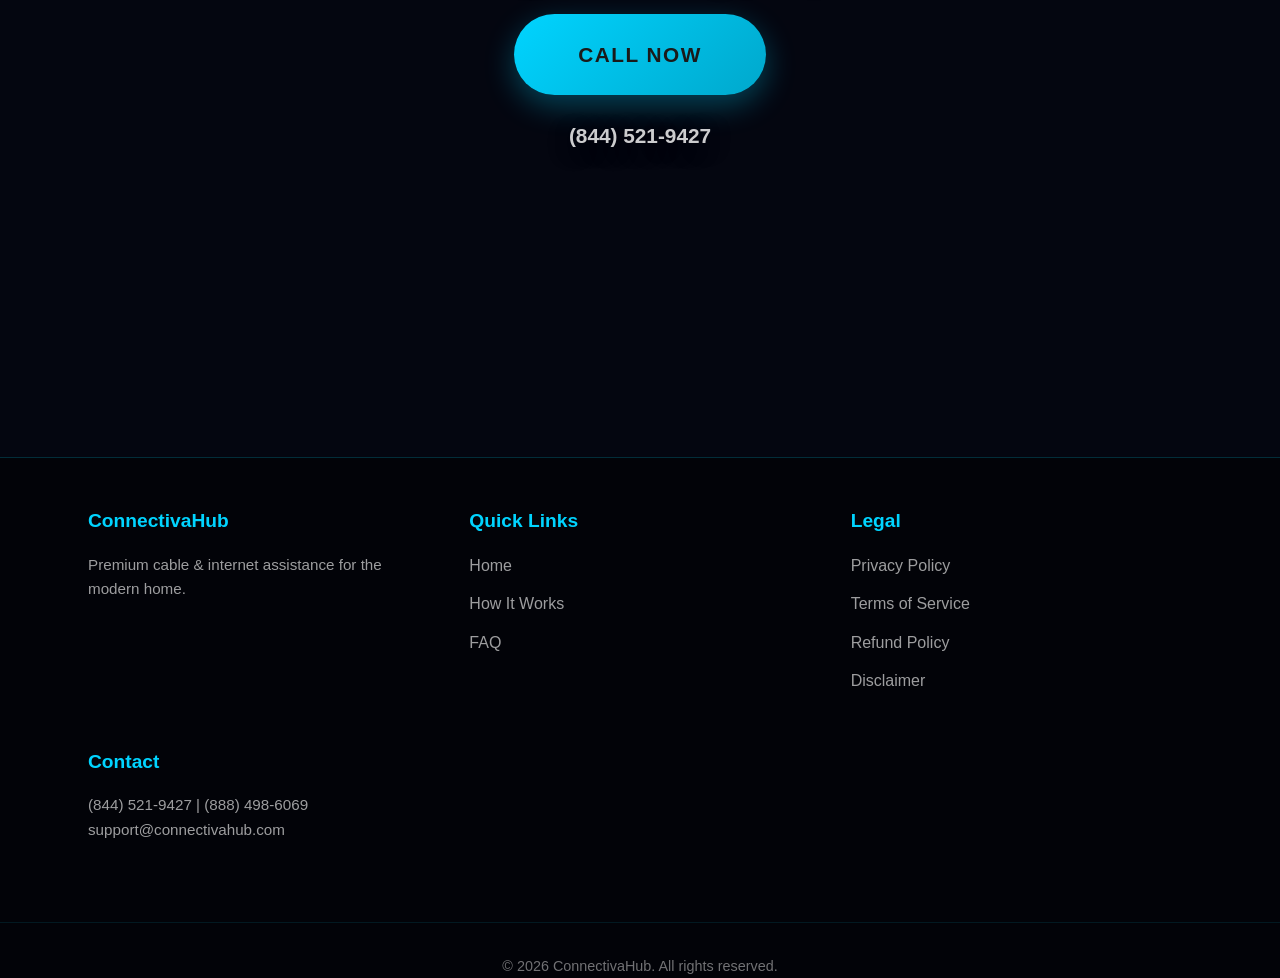
<file: how-it-works.html>
<!DOCTYPE html>
<html lang="en">
<head>
    <meta charset="UTF-8">
    <meta name="viewport" content="width=device-width, initial-scale=1.0">
    <title>How It Works - ConnectivaHub</title>
    <link rel="stylesheet" href="style.css">
</head>
<body>
    <!-- Navigation -->
    <nav class="navbar">
        <div class="nav-container">
            <div class="logo">ConnectivaHub</div>
            <button class="mobile-menu-toggle" aria-label="Toggle menu">
                <span></span>
                <span></span>
                <span></span>
            </button>
            <ul class="nav-links">
                <li><a href="index.html">Home</a></li>
                <li><a href="how-it-works.html" class="active">How It Works</a></li>
                <li><a href="faq.html">FAQ</a></li>
                <li><a href="contact.html">Contact</a></li>
            </ul>
            <a href="tel:+18445219427" class="nav-cta">Call Now</a>
        </div>
    </nav>

    <!-- PAGE HEADER -->
    <section class="page-header" style="background-image: url('https://images.unsplash.com/photo-1460925895917-afdab827c52f?ixlib=rb-4.0.3&w=1600&q=80');">
        <div class="header-overlay"></div>
        <div class="header-content">
            <h1>How Our Support Works</h1>
            <p>A Simple 3-Step Process to Get You Connected</p>
        </div>
    </section>

    <!-- PROCESS STEPS -->
    <section class="process-section">
        <div class="process-container">
            <div class="process-step">
                <div class="step-number">01</div>
                <h3>Call Our Support Team</h3>
                <p>Reach out to our expert technicians at (844) 521-9427. Available 24/7 for emergencies and urgent connectivity issues.</p>
                <p class="step-detail">No wait times • Real agents • Specialized expertise</p>
            </div>

            <div class="process-arrow"></div>

            <div class="process-step">
                <div class="step-number">02</div>
                <h3>Quick Diagnosis</h3>
                <p>Our team rapidly identifies the root cause of your connectivity issue. We ask strategic questions about your equipment, internet speed, and cable signal.</p>
                <p class="step-detail">Average diagnosis time: 5 minutes • Zero guesswork</p>
            </div>

            <div class="process-arrow"></div>

            <div class="process-step">
                <div class="step-number">03</div>
                <h3>Expert Guidance</h3>
                <p>Receive clear, step-by-step instructions tailored to your specific situation. Our technicians guide you through solutions or coordinate professional installation if needed.</p>
                <p class="step-detail">Follow-up support • Installation available • 30-day guarantee</p>
            </div>
        </div>
    </section>

    <!-- COMMON SCENARIOS -->
    <section class="scenarios-section">
        <h2>We Handle These Common Issues</h2>
        <div class="scenarios-grid">
            <div class="scenario-card" style="background-image: url('https://images.unsplash.com/photo-1606904825846-647eb07f5be2?ixlib=rb-4.0.3&w=800&q=80');">
                <div class="scenario-overlay"></div>
                <div class="scenario-content">
                    <h3>WiFi Connectivity</h3>
                    <ul>
                        <li>Poor signal strength</li>
                        <li>Frequent disconnections</li>
                        <li>Slow speed issues</li>
                        <li>Range optimization</li>
                    </ul>
                </div>
            </div>

            <div class="scenario-card" style="background-image: url('https://images.unsplash.com/photo-1544197150-b99a580bb7a8?ixlib=rb-4.0.3&w=800&q=80');">
                <div class="scenario-overlay"></div>
                <div class="scenario-content">
                    <h3>Internet Outages</h3>
                    <ul>
                        <li>Complete service loss</li>
                        <li>Intermittent outages</li>
                        <li>Equipment resets</li>
                        <li>Provider coordination</li>
                    </ul>
                </div>
            </div>

            <div class="scenario-card" style="background-image: url('https://images.unsplash.com/photo-1593784991095-a205069470b6?ixlib=rb-4.0.3&w=800&q=80');">
                <div class="scenario-overlay"></div>
                <div class="scenario-content">
                    <h3>Cable TV Issues</h3>
                    <ul>
                        <li>Picture pixelation</li>
                        <li>Audio problems</li>
                        <li>Channel access issues</li>
                        <li>DVR functionality</li>
                    </ul>
                </div>
            </div>

            <div class="scenario-card" style="background-image: url('https://images.unsplash.com/photo-1581092160562-40aa08e78837?ixlib=rb-4.0.3&w=800&q=80');">
                <div class="scenario-overlay"></div>
                <div class="scenario-content">
                    <h3>Setup & Installation</h3>
                    <ul>
                        <li>New equipment setup</li>
                        <li>Router configuration</li>
                        <li>Modem placement</li>
                        <li>Network optimization</li>
                    </ul>
                </div>
            </div>

            <div class="scenario-card" style="background-image: url('https://images.unsplash.com/photo-1551288049-bebda4e38f71?ixlib=rb-4.0.3&w=800&q=80');">
                <div class="scenario-overlay"></div>
                <div class="scenario-content">
                    <h3>Speed & Performance</h3>
                    <ul>
                        <li>Slow download speeds</li>
                        <li>Lag during gaming</li>
                        <li>Video streaming issues</li>
                        <li>Bandwidth management</li>
                    </ul>
                </div>
            </div>

            <div class="scenario-card" style="background-image: url('https://images.unsplash.com/photo-1556761175-b413da4baf72?ixlib=rb-4.0.3&w=800&q=80');">
                <div class="scenario-overlay"></div>
                <div class="scenario-content">
                    <h3>General Support</h3>
                    <ul>
                        <li>Troubleshooting guidance</li>
                        <li>Equipment questions</li>
                        <li>Service upgrades</li>
                        <li>Provider communication</li>
                    </ul>
                </div>
            </div>
        </div>
    </section>

    <!-- WHY CHOOSE US -->
    <section class="why-choose-section" style="background-image: url('https://images.unsplash.com/photo-1600880292203-757bb62b4baf?ixlib=rb-4.0.3&w=1600&q=80');">
        <div class="why-overlay"></div>
        <div class="why-content">
            <h2>Why Choose ConnectivaHub?</h2>
            <div class="why-grid">
                <div class="why-item">
                    <h3>Expert Technicians</h3>
                    <p>FCC certified professionals with 10+ years of industry experience</p>
                </div>
                <div class="why-item">
                    <h3>Real Humans</h3>
                    <p>No automated systems, no scripted responses—genuine expertise</p>
                </div>
                <div class="why-item">
                    <h3>24/7 Availability</h3>
                    <p>Emergency support around the clock for urgent issues</p>
                </div>
                <div class="why-item">
                    <h3>Fast Resolution</h3>
                    <p>Average 5-minute diagnosis and clear solutions</p>
                </div>
                <div class="why-item">
                    <h3>Transparent Pricing</h3>
                    <p>No hidden fees. Know exactly what you're paying for</p>
                </div>
                <div class="why-item">
                    <h3>Satisfaction Guarantee</h3>
                    <p>30-day money-back guarantee on all support services</p>
                </div>
            </div>
        </div>
    </section>

    <!-- FINAL CTA -->
    <section class="final-cta" style="background-image: url('https://images.unsplash.com/photo-1423666639041-f56000c27a9a?ixlib=rb-4.0.3&w=1600&q=80');">
        <div class="cta-overlay"></div>
        <div class="cta-content">
            <h2>Ready to Get Connected?</h2>
            <p>Our support team is standing by to help</p>
            <a href="tel:+18445219427" class="cta-button large-cta">Call Now</a>
            <p class="cta-subtext">(844) 521-9427</p>
        </div>
    </section>

    <!-- FOOTER -->
    <footer class="footer">
        <div class="footer-container">
            <div class="footer-column">
                <h4>ConnectivaHub</h4>
                <p>Premium cable & internet assistance for the modern home.</p>
            </div>
            <div class="footer-column">
                <h4>Quick Links</h4>
                <ul>
                    <li><a href="index.html">Home</a></li>
                    <li><a href="how-it-works.html">How It Works</a></li>
                    <li><a href="faq.html">FAQ</a></li>
                </ul>
            </div>
            <div class="footer-column">
                <h4>Legal</h4>
                <ul>
                    <li><a href="privacy.html">Privacy Policy</a></li>
                    <li><a href="terms.html">Terms of Service</a></li>
                    <li><a href="refund.html">Refund Policy</a></li>
                    <li><a href="disclaimer.html">Disclaimer</a></li>
                </ul>
            </div>
            <div class="footer-column">
                <h4>Contact</h4>
                <p>(844) 521-9427 | (888) 498-6069</p>
                <p>support@connectivahub.com</p>
            </div>
        </div>
        <div class="footer-bottom">
            <p>&copy; 2026 ConnectivaHub. All rights reserved.</p>
        </div>
    </footer>

    <style>
        .page-header {
            padding-top: 120px;
            min-height: 400px;
            background-size: cover;
            background-position: center;
            background-attachment: fixed;
            display: flex;
            align-items: center;
            justify-content: center;
            position: relative;
            text-align: center;
            color: var(--primary-light);
        }

        .header-overlay {
            position: absolute;
            top: 0;
            left: 0;
            right: 0;
            bottom: 0;
            background: rgba(0, 0, 0, 0.5);
            z-index: 1;
        }

        .header-content {
            position: relative;
            z-index: 2;
        }

        .header-content h1 {
            font-size: 3rem;
            margin-bottom: 0.5rem;
            font-weight: 900;
        }

        .header-content p {
            font-size: 1.3rem;
            color: rgba(255, 255, 255, 0.8);
        }

        .process-section {
            padding: 6rem 3rem;
            background: var(--gray-subtle);
            overflow-x: hidden;
        }

        .process-container {
            max-width: 1200px;
            margin: 0 auto;
            display: grid;
            grid-template-columns: 1fr auto 1fr auto 1fr;
            gap: 2rem;
            align-items: center;
        }

        .process-step {
            text-align: center;
            padding: 2rem;
            width: 100%;
        }

        .step-number {
            font-size: 3rem;
            font-weight: 900;
            background: linear-gradient(135deg, var(--accent-blue), var(--accent-gold));
            -webkit-background-clip: text;
            -webkit-text-fill-color: transparent;
            background-clip: text;
            margin-bottom: 1rem;
        }

        .process-step h3 {
            font-size: 1.5rem;
            margin-bottom: 1rem;
            color: var(--primary-light);
            word-wrap: break-word;
        }

        .process-step p {
            color: rgba(224, 224, 224, 0.8);
            line-height: 1.6;
            word-wrap: break-word;
        }

        .step-detail {
            font-size: 0.9rem;
            margin-top: 1rem;
            color: var(--accent-blue);
            font-weight: 600;
            word-wrap: break-word;
        }

        .process-arrow {
            width: 40px;
            height: 3px;
            background: linear-gradient(90deg, transparent, var(--accent-blue), transparent);
            position: relative;
        }

        .process-arrow::after {
            content: '';
            position: absolute;
            right: -10px;
            top: -6px;
            width: 0;
            height: 0;
            border-left: 10px solid var(--accent-blue);
            border-top: 6px solid transparent;
            border-bottom: 6px solid transparent;
        }

        .scenarios-section {
            padding: 6rem 3rem;
            background: var(--primary-dark);
            overflow-x: hidden;
        }

        .scenarios-section h2 {
            font-size: 3rem;
            text-align: center;
            margin-bottom: 4rem;
            background: linear-gradient(135deg, var(--accent-blue), var(--accent-gold));
            -webkit-background-clip: text;
            -webkit-text-fill-color: transparent;
            background-clip: text;
            word-wrap: break-word;
        }

        .scenarios-grid {
            display: grid;
            grid-template-columns: repeat(auto-fit, minmax(300px, 1fr));
            gap: 2rem;
            max-width: 1400px;
            margin: 0 auto;
        }

        @media (max-width: 768px) {
            .scenarios-grid {
                grid-template-columns: 1fr;
            }
        }

        @media (max-width: 480px) {
            .scenarios-grid {
                grid-template-columns: 1fr;
            }
        }

        .scenario-card {
            background-size: cover;
            background-position: center;
            min-height: 350px;
            border-radius: 10px;
            position: relative;
            overflow: hidden;
            cursor: pointer;
            transition: all 0.3s ease;
        }

        .scenario-card:hover {
            transform: translateY(-10px);
        }

        .scenario-overlay {
            position: absolute;
            top: 0;
            left: 0;
            right: 0;
            bottom: 0;
            background: linear-gradient(135deg, rgba(0, 212, 255, 0.2), rgba(0, 0, 0, 0.7));
            transition: all 0.3s ease;
        }

        .scenario-card:hover .scenario-overlay {
            background: linear-gradient(135deg, rgba(0, 212, 255, 0.3), rgba(0, 0, 0, 0.5));
        }

        .scenario-content {
            position: absolute;
            bottom: 0;
            left: 0;
            right: 0;
            padding: 2rem;
            background: linear-gradient(to top, rgba(0, 0, 0, 0.9), transparent);
            color: var(--primary-light);
        }

        .scenario-content h3 {
            font-size: 1.5rem;
            margin-bottom: 1rem;
            color: var(--accent-blue);
        }

        .scenario-content ul {
            list-style: none;
        }

        .scenario-content li {
            font-size: 0.95rem;
            margin-bottom: 0.5rem;
            color: rgba(255, 255, 255, 0.8);
            padding-left: 1.2rem;
            position: relative;
        }

        .scenario-content li::before {
            content: '✓';
            position: absolute;
            left: 0;
            color: var(--accent-blue);
            font-weight: bold;
        }

        .why-choose-section {
            background-size: cover;
            background-position: center;
            background-attachment: fixed;
            padding: 6rem 3rem;
            position: relative;
        }

        .why-overlay {
            position: absolute;
            top: 0;
            left: 0;
            right: 0;
            bottom: 0;
            background: rgba(0, 0, 0, 0.65);
            z-index: 1;
        }

        .why-content {
            position: relative;
            z-index: 2;
            max-width: 1200px;
            margin: 0 auto;
        }

        .why-content h2 {
            font-size: 3rem;
            text-align: center;
            margin-bottom: 4rem;
            background: linear-gradient(135deg, var(--accent-blue), var(--accent-gold));
            -webkit-background-clip: text;
            -webkit-text-fill-color: transparent;
            background-clip: text;
        }

        .why-grid {
            display: grid;
            grid-template-columns: repeat(auto-fit, minmax(300px, 1fr));
            gap: 2.5rem;
        }

        .why-item {
            padding: 2rem;
            background: rgba(0, 212, 255, 0.05);
            border: 1px solid rgba(0, 212, 255, 0.2);
            border-radius: 10px;
            text-align: center;
            transition: all 0.3s ease;
        }

        .why-item:hover {
            background: rgba(0, 212, 255, 0.1);
            border-color: var(--accent-blue);
            transform: translateY(-5px);
        }

        .why-item h3 {
            font-size: 1.3rem;
            color: var(--accent-blue);
            margin-bottom: 0.8rem;
        }

        .why-item p {
            color: rgba(224, 224, 224, 0.8);
            font-size: 1rem;
            line-height: 1.6;
        }

        @media (max-width: 768px) {
            .page-header {
                padding-top: 100px;
                min-height: 300px;
                padding-left: 1.5rem;
                padding-right: 1.5rem;
                background-attachment: scroll;
            }

            .header-content h1 {
                font-size: 2rem;
                word-wrap: break-word;
            }

            .header-content p {
                font-size: 1rem;
                word-wrap: break-word;
            }

            .process-section,
            .scenarios-section {
                padding: 4rem 1.5rem;
            }

            .process-container {
                grid-template-columns: 1fr;
                gap: 2rem;
            }

            .process-arrow {
                display: none;
            }

            .process-step {
                padding: 2rem 1.5rem;
            }

            .step-number {
                font-size: 2.5rem;
            }

            .process-step h3 {
                font-size: 1.5rem;
            }

            .scenarios-grid {
                grid-template-columns: 1fr;
                gap: 1.5rem;
            }

            .scenarios-section h2 {
                font-size: 2.2rem;
            }

            .scenario-card {
                min-height: 300px;
            }

            .why-choose-section {
                padding: 4rem 1.5rem;
                background-attachment: scroll;
            }

            .why-content h2 {
                font-size: 2.2rem;
                word-wrap: break-word;
            }

            .why-grid {
                grid-template-columns: 1fr;
            }
        }

        @media (max-width: 480px) {
            .page-header {
                padding-top: 80px;
                min-height: 250px;
                padding-left: 1rem;
                padding-right: 1rem;
            }

            .header-content h1 {
                font-size: 1.6rem;
            }

            .header-content p {
                font-size: 0.9rem;
            }

            .process-section,
            .scenarios-section {
                padding: 3rem 1rem;
            }

            .scenarios-section h2 {
                font-size: 1.8rem;
                margin-bottom: 2rem;
            }

            .process-step {
                padding: 1.5rem 1rem;
            }

            .step-number {
                font-size: 2rem;
            }

            .process-step h3 {
                font-size: 1.3rem;
            }

            .process-step p {
                font-size: 0.9rem;
            }

            .step-detail {
                font-size: 0.85rem;
            }

            .scenario-card {
                min-height: 280px;
            }

            .scenario-content {
                padding: 1.5rem;
            }

            .scenario-content h3 {
                font-size: 1.2rem;
            }

            .scenario-content li {
                font-size: 0.85rem;
            }

            .why-choose-section {
                padding: 3rem 1rem;
            }

            .why-content h2 {
                font-size: 1.8rem;
            }

            .why-item {
                padding: 1.5rem;
            }

            .why-item h3 {
                font-size: 1.1rem;
            }

            .why-item p {
                font-size: 0.9rem;
            }
        }
    </style>

    <script src="script.js"></script>
</body>
</html>
</file>
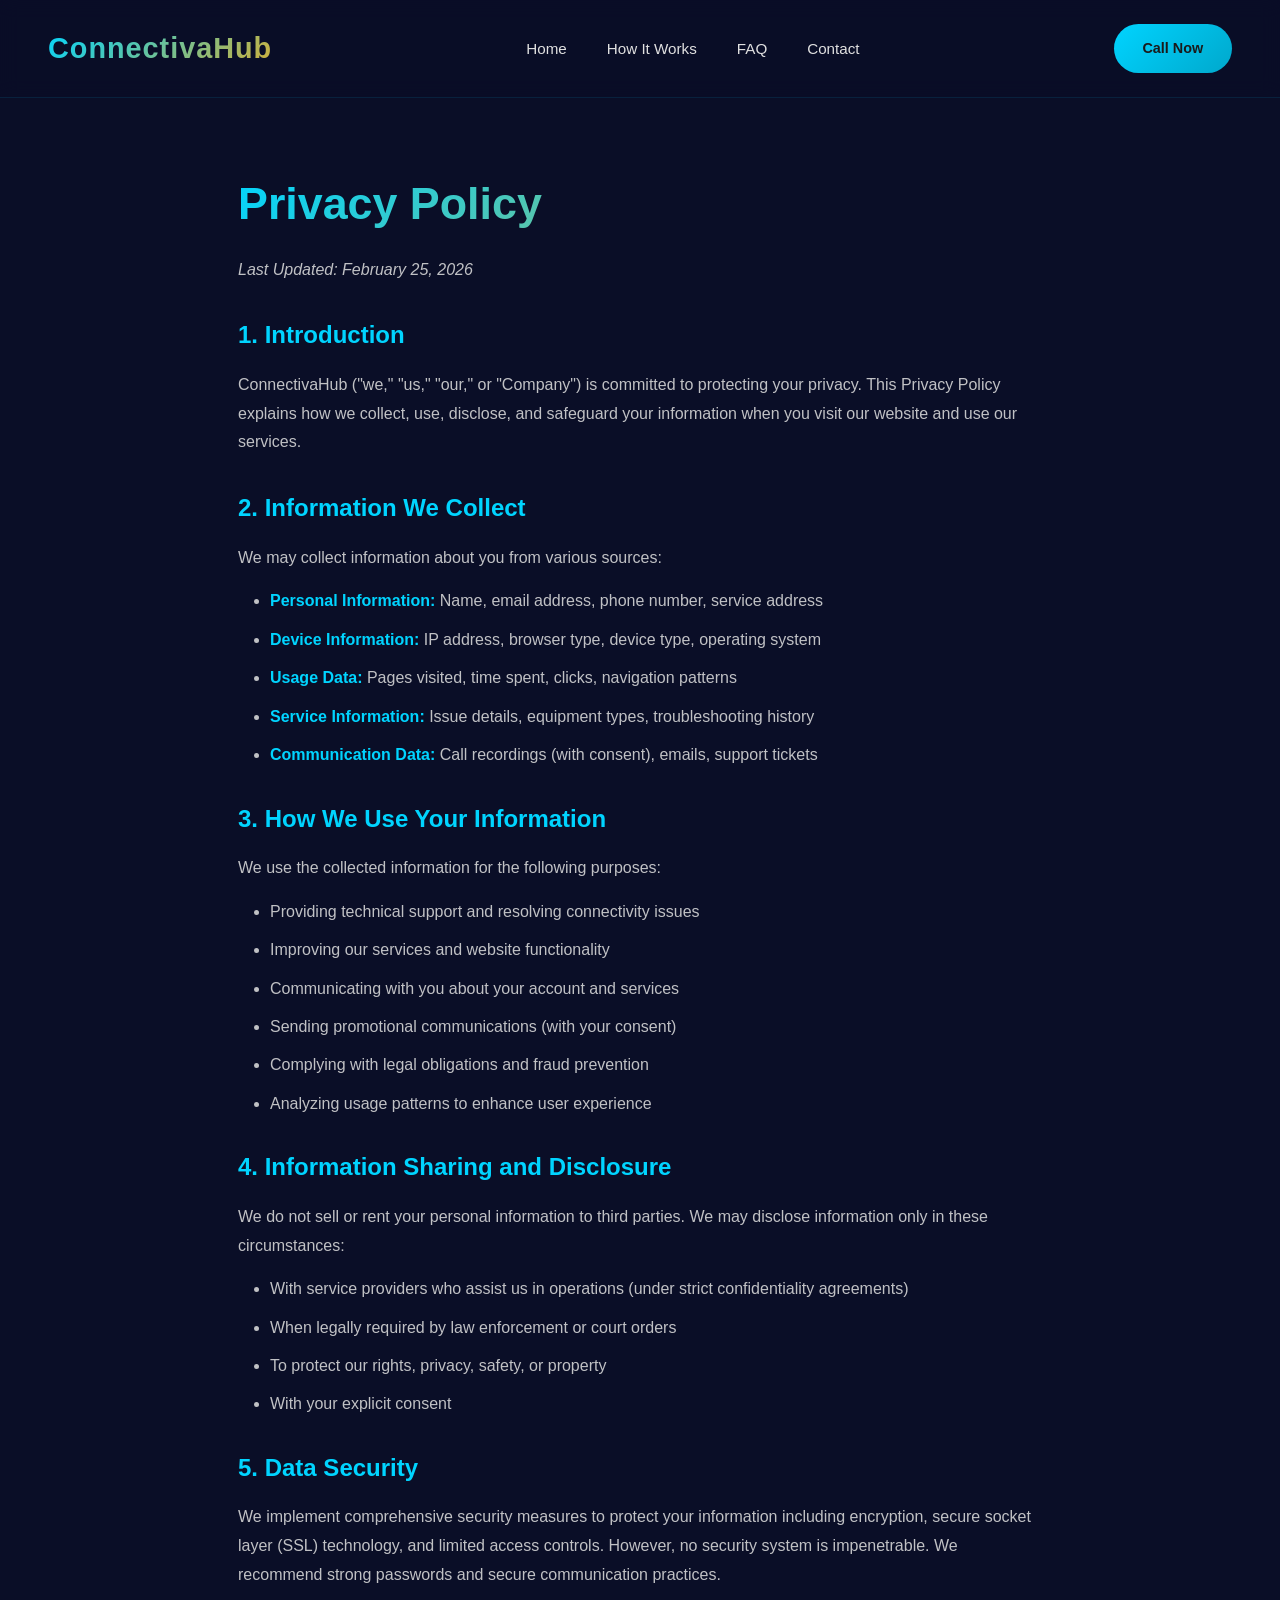
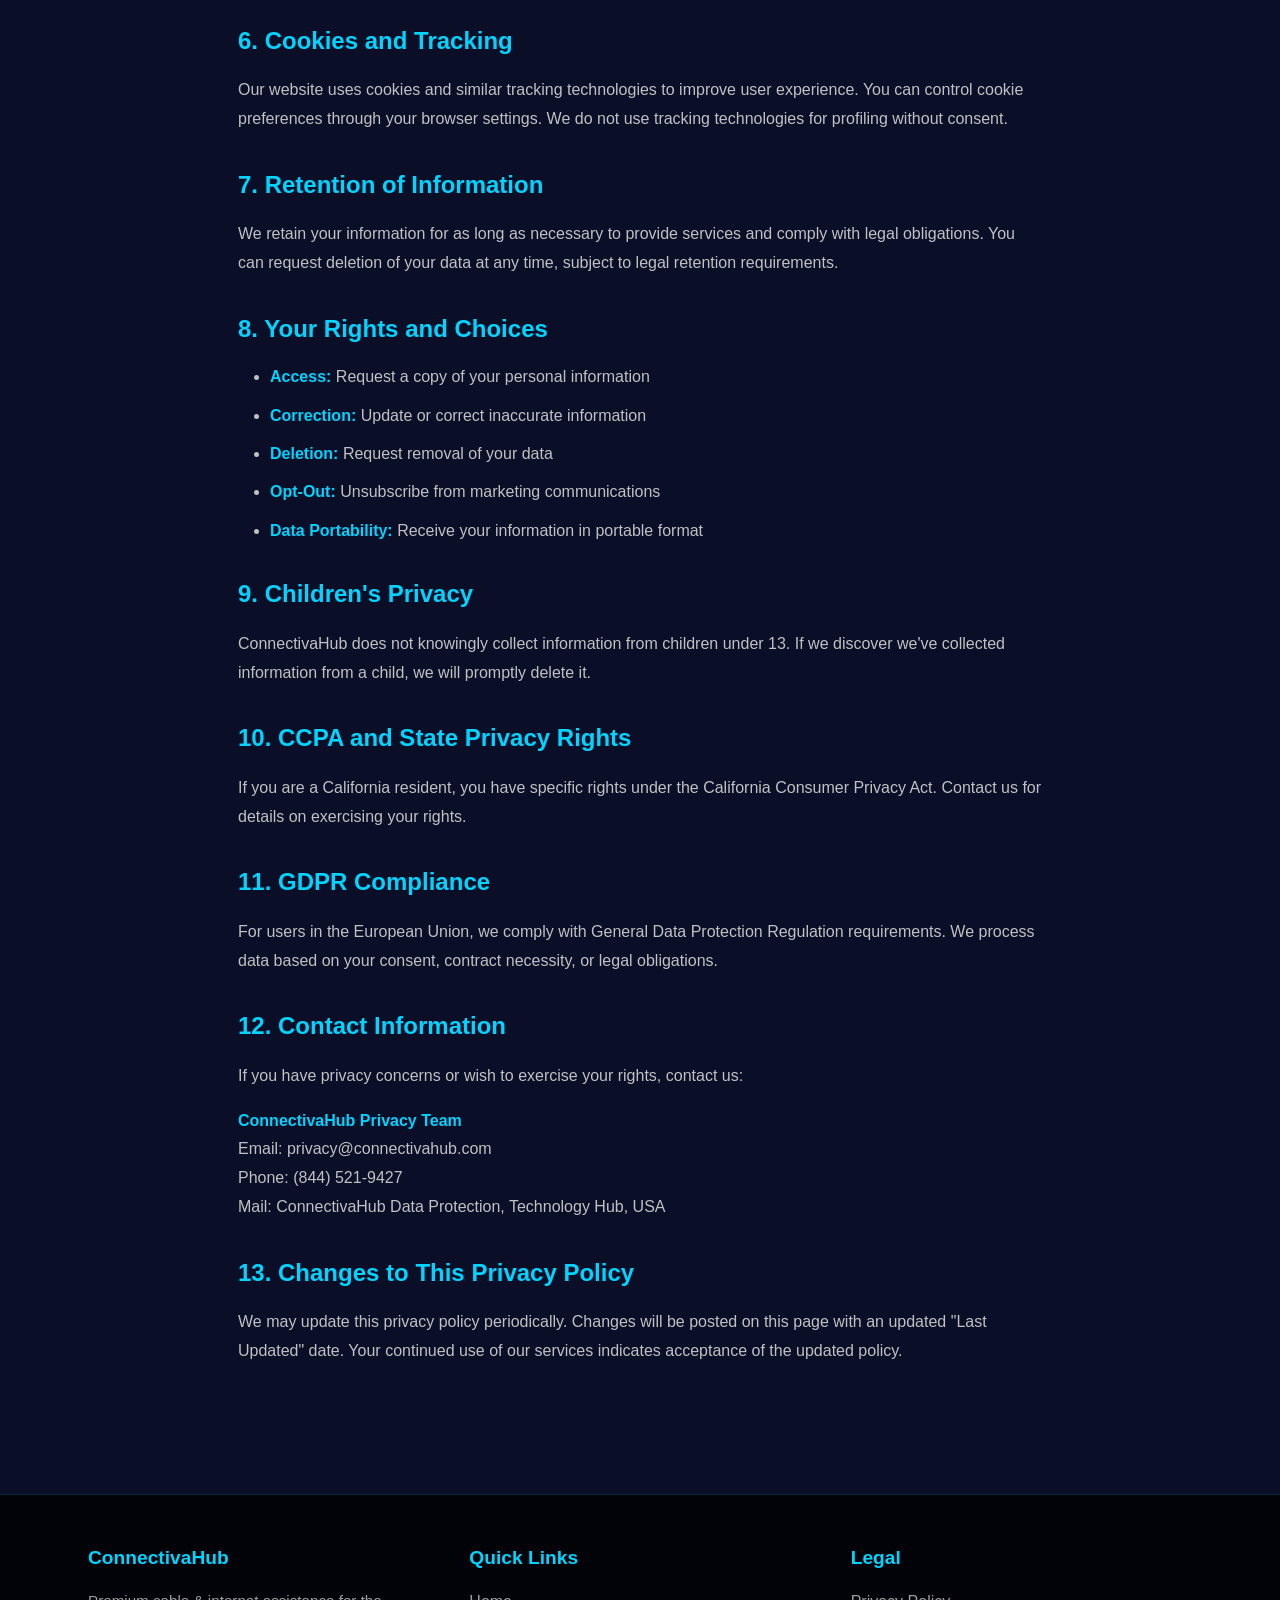
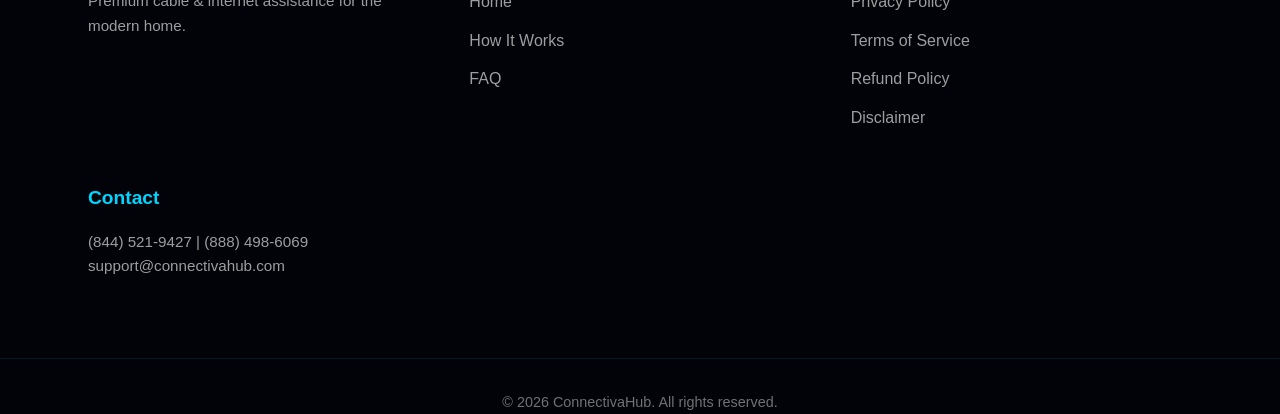
<file: privacy.html>
<!DOCTYPE html>
<html lang="en">
<head>
    <meta charset="UTF-8">
    <meta name="viewport" content="width=device-width, initial-scale=1.0">
    <title>Privacy Policy - ConnectivaHub</title>
    <link rel="stylesheet" href="style.css">
</head>
<body>
    <!-- Navigation -->
    <nav class="navbar">
        <div class="nav-container">
            <div class="logo">ConnectivaHub</div>
            <button class="mobile-menu-toggle" aria-label="Toggle menu">
                <span></span>
                <span></span>
                <span></span>
            </button>
            <ul class="nav-links">
                <li><a href="index.html">Home</a></li>
                <li><a href="how-it-works.html">How It Works</a></li>
                <li><a href="faq.html">FAQ</a></li>
                <li><a href="contact.html">Contact</a></li>
            </ul>
            <a href="tel:+18445219427" class="nav-cta">Call Now</a>
        </div>
    </nav>

    <!-- LEGAL PAGE CONTENT -->
    <section class="legal-section">
        <div class="legal-container">
            <h1>Privacy Policy</h1>
            <p class="last-updated">Last Updated: February 25, 2026</p>

            <h2>1. Introduction</h2>
            <p>ConnectivaHub ("we," "us," "our," or "Company") is committed to protecting your privacy. This Privacy Policy explains how we collect, use, disclose, and safeguard your information when you visit our website and use our services.</p>

            <h2>2. Information We Collect</h2>
            <p>We may collect information about you from various sources:</p>
            <ul>
                <li><strong>Personal Information:</strong> Name, email address, phone number, service address</li>
                <li><strong>Device Information:</strong> IP address, browser type, device type, operating system</li>
                <li><strong>Usage Data:</strong> Pages visited, time spent, clicks, navigation patterns</li>
                <li><strong>Service Information:</strong> Issue details, equipment types, troubleshooting history</li>
                <li><strong>Communication Data:</strong> Call recordings (with consent), emails, support tickets</li>
            </ul>

            <h2>3. How We Use Your Information</h2>
            <p>We use the collected information for the following purposes:</p>
            <ul>
                <li>Providing technical support and resolving connectivity issues</li>
                <li>Improving our services and website functionality</li>
                <li>Communicating with you about your account and services</li>
                <li>Sending promotional communications (with your consent)</li>
                <li>Complying with legal obligations and fraud prevention</li>
                <li>Analyzing usage patterns to enhance user experience</li>
            </ul>

            <h2>4. Information Sharing and Disclosure</h2>
            <p>We do not sell or rent your personal information to third parties. We may disclose information only in these circumstances:</p>
            <ul>
                <li>With service providers who assist us in operations (under strict confidentiality agreements)</li>
                <li>When legally required by law enforcement or court orders</li>
                <li>To protect our rights, privacy, safety, or property</li>
                <li>With your explicit consent</li>
            </ul>

            <h2>5. Data Security</h2>
            <p>We implement comprehensive security measures to protect your information including encryption, secure socket layer (SSL) technology, and limited access controls. However, no security system is impenetrable. We recommend strong passwords and secure communication practices.</p>

            <h2>6. Cookies and Tracking</h2>
            <p>Our website uses cookies and similar tracking technologies to improve user experience. You can control cookie preferences through your browser settings. We do not use tracking technologies for profiling without consent.</p>

            <h2>7. Retention of Information</h2>
            <p>We retain your information for as long as necessary to provide services and comply with legal obligations. You can request deletion of your data at any time, subject to legal retention requirements.</p>

            <h2>8. Your Rights and Choices</h2>
            <ul>
                <li><strong>Access:</strong> Request a copy of your personal information</li>
                <li><strong>Correction:</strong> Update or correct inaccurate information</li>
                <li><strong>Deletion:</strong> Request removal of your data</li>
                <li><strong>Opt-Out:</strong> Unsubscribe from marketing communications</li>
                <li><strong>Data Portability:</strong> Receive your information in portable format</li>
            </ul>

            <h2>9. Children's Privacy</h2>
            <p>ConnectivaHub does not knowingly collect information from children under 13. If we discover we've collected information from a child, we will promptly delete it.</p>

            <h2>10. CCPA and State Privacy Rights</h2>
            <p>If you are a California resident, you have specific rights under the California Consumer Privacy Act. Contact us for details on exercising your rights.</p>

            <h2>11. GDPR Compliance</h2>
            <p>For users in the European Union, we comply with General Data Protection Regulation requirements. We process data based on your consent, contract necessity, or legal obligations.</p>

            <h2>12. Contact Information</h2>
            <p>If you have privacy concerns or wish to exercise your rights, contact us:</p>
            <p>
                <strong>ConnectivaHub Privacy Team</strong><br>
                Email: privacy@connectivahub.com<br>
                Phone: (844) 521-9427<br>
                Mail: ConnectivaHub Data Protection, Technology Hub, USA
            </p>

            <h2>13. Changes to This Privacy Policy</h2>
            <p>We may update this privacy policy periodically. Changes will be posted on this page with an updated "Last Updated" date. Your continued use of our services indicates acceptance of the updated policy.</p>
        </div>
    </section>

    <!-- FOOTER -->
    <footer class="footer">
        <div class="footer-container">
            <div class="footer-column">
                <h4>ConnectivaHub</h4>
                <p>Premium cable & internet assistance for the modern home.</p>
            </div>
            <div class="footer-column">
                <h4>Quick Links</h4>
                <ul>
                    <li><a href="index.html">Home</a></li>
                    <li><a href="how-it-works.html">How It Works</a></li>
                    <li><a href="faq.html">FAQ</a></li>
                </ul>
            </div>
            <div class="footer-column">
                <h4>Legal</h4>
                <ul>
                    <li><a href="privacy.html">Privacy Policy</a></li>
                    <li><a href="terms.html">Terms of Service</a></li>
                    <li><a href="refund.html">Refund Policy</a></li>
                    <li><a href="disclaimer.html">Disclaimer</a></li>
                </ul>
            </div>
            <div class="footer-column">
                <h4>Contact</h4>
                <p>(844) 521-9427 | (888) 498-6069</p>
                <p>support@connectivahub.com</p>
            </div>
        </div>
        <div class="footer-bottom">
            <p>&copy; 2026 ConnectivaHub. All rights reserved.</p>
        </div>
    </footer>

    <style>
        .legal-section {
            padding-top: 120px;
            padding-bottom: 4rem;
            min-height: 100vh;
            background: var(--primary-dark);
        }

        .legal-container {
            max-width: 900px;
            margin: 0 auto;
            padding: 3rem;
            color: var(--text-light);
        }

        .legal-container h1 {
            font-size: 2.8rem;
            margin-bottom: 1rem;
            background: linear-gradient(135deg, var(--accent-blue), var(--accent-gold));
            -webkit-background-clip: text;
            -webkit-text-fill-color: transparent;
            background-clip: text;
        }

        .last-updated {
            color: rgba(224, 224, 224, 0.6);
            margin-bottom: 2rem;
            font-style: italic;
        }

        .legal-container h2 {
            font-size: 1.5rem;
            color: var(--accent-blue);
            margin-top: 2rem;
            margin-bottom: 1rem;
        }

        .legal-container p {
            line-height: 1.8;
            margin-bottom: 1rem;
            color: rgba(224, 224, 224, 0.85);
        }

        .legal-container ul {
            margin-left: 2rem;
            margin-bottom: 1.5rem;
        }

        .legal-container li {
            margin-bottom: 0.5rem;
            color: rgba(224, 224, 224, 0.85);
            line-height: 1.6;
        }

        .legal-container strong {
            color: var(--accent-blue);
        }

        @media (max-width: 768px) {
            .legal-container {
                padding: 1.5rem;
            }

            .legal-container h1 {
                font-size: 2rem;
            }

            .legal-container h2 {
                font-size: 1.3rem;
            }
        }
    </style>

    <script src="script.js"></script>
</body>
</html>
</file>
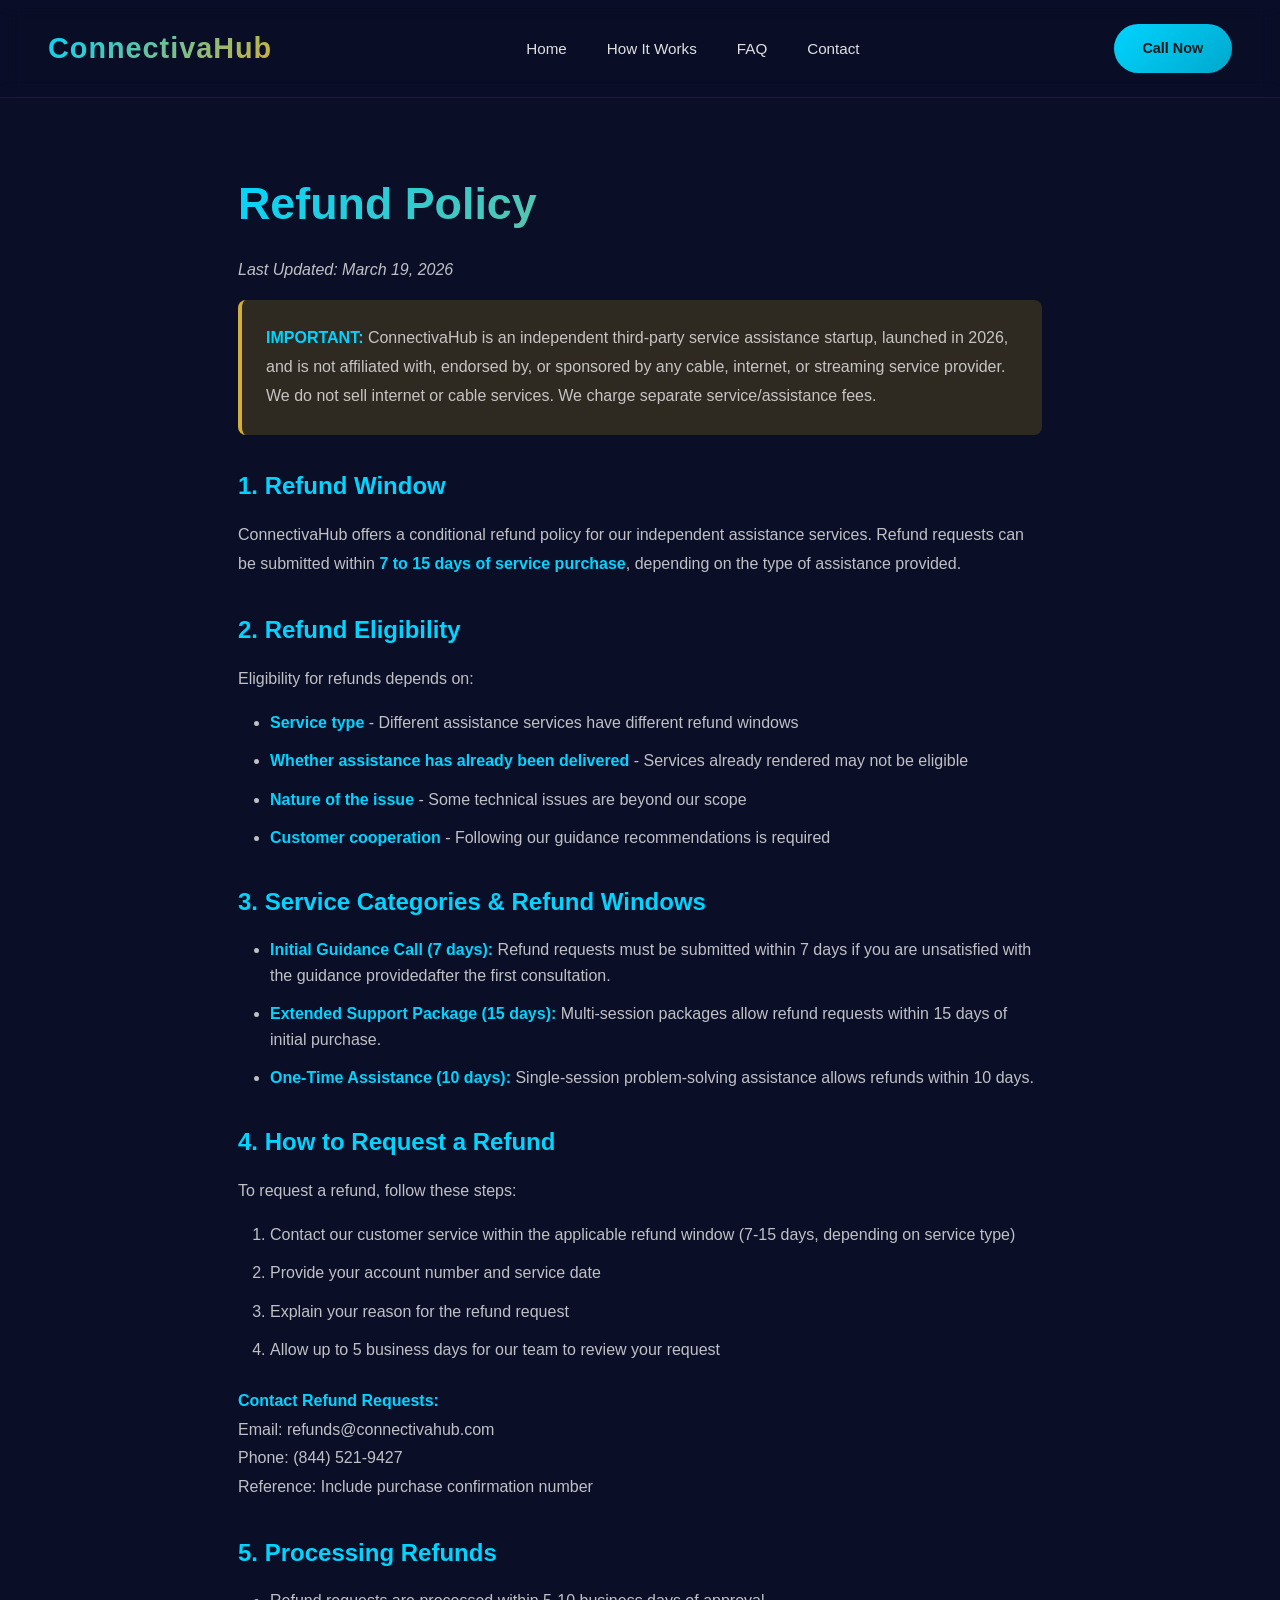
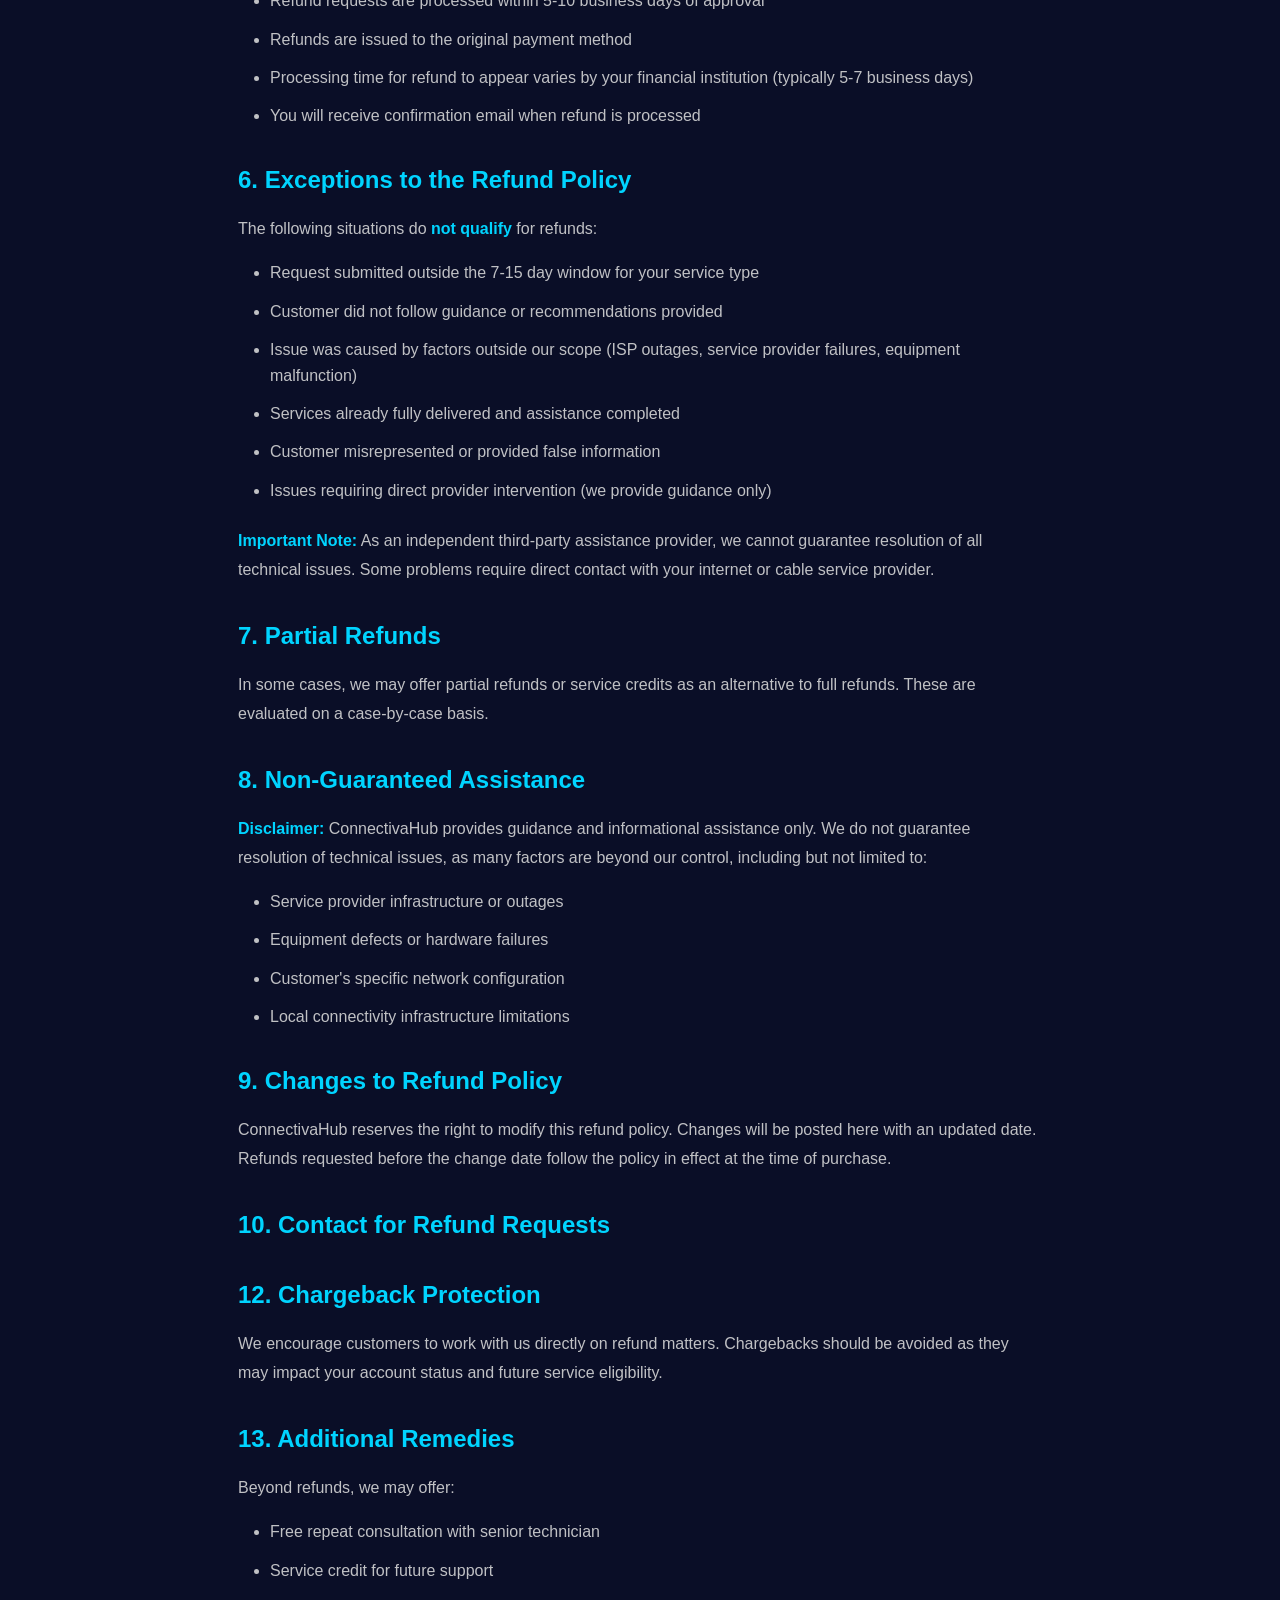
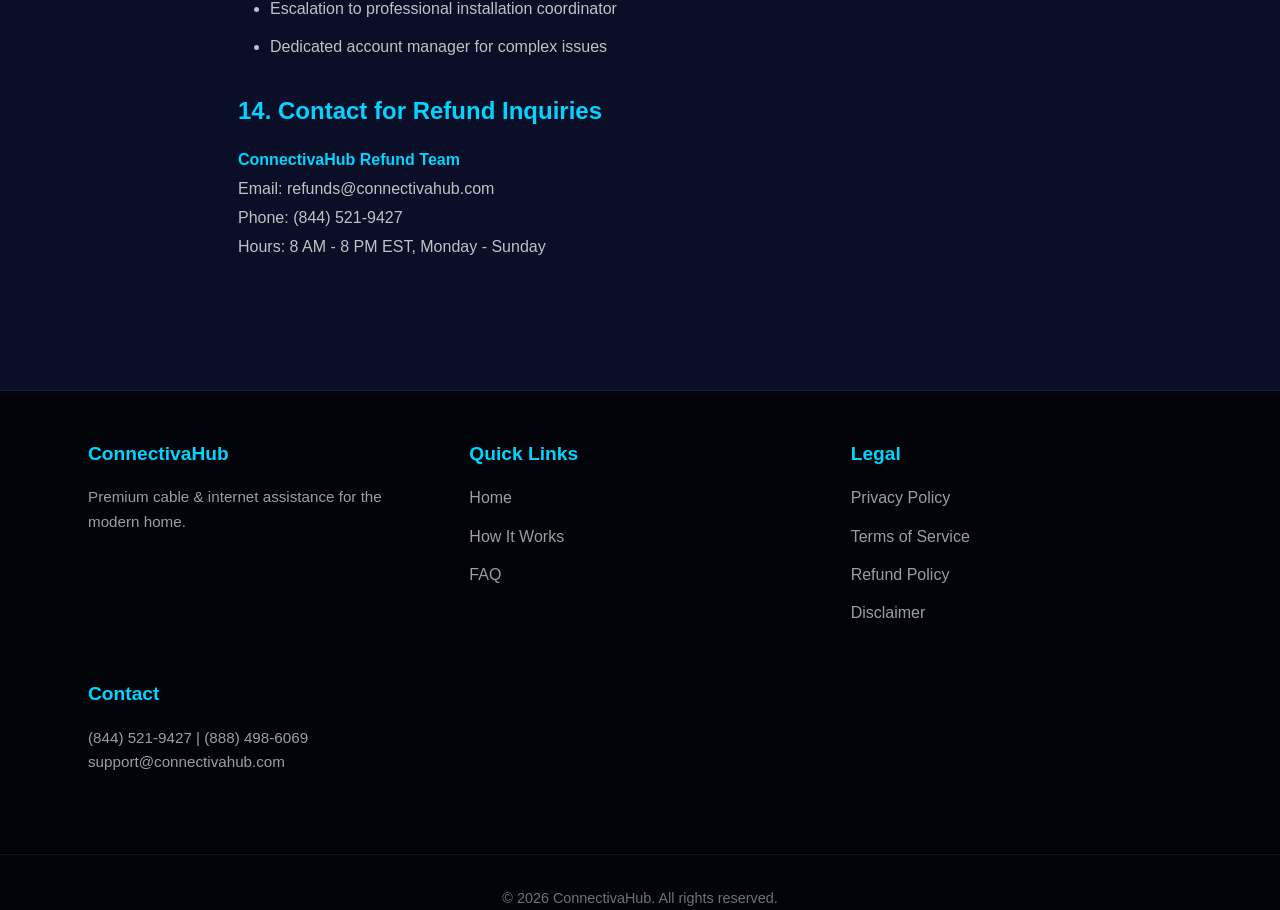
<file: refund.html>
<!DOCTYPE html>
<html lang="en">
<head>
    <meta charset="UTF-8">
    <meta name="viewport" content="width=device-width, initial-scale=1.0">
    <title>Refund Policy - ConnectivaHub</title>
    <link rel="stylesheet" href="style.css">
</head>
<body>
    <!-- Navigation -->
    <nav class="navbar">
        <div class="nav-container">
            <div class="logo">ConnectivaHub</div>
            <button class="mobile-menu-toggle" aria-label="Toggle menu">
                <span></span>
                <span></span>
                <span></span>
            </button>
            <ul class="nav-links">
                <li><a href="index.html">Home</a></li>
                <li><a href="how-it-works.html">How It Works</a></li>
                <li><a href="faq.html">FAQ</a></li>
                <li><a href="contact.html">Contact</a></li>
            </ul>
            <a href="tel:+18445219427" class="nav-cta">Call Now</a>
        </div>
    </nav>

    <!-- LEGAL PAGE CONTENT -->
    <section class="legal-section">
        <div class="legal-container">
            <h1>Refund Policy</h1>
            <p class="last-updated">Last Updated: March 19, 2026</p>

            <p class="important-notice"><strong>IMPORTANT:</strong> ConnectivaHub is an independent third-party service assistance startup, launched in 2026, and is not affiliated with, endorsed by, or sponsored by any cable, internet, or streaming service provider. We do not sell internet or cable services. We charge separate service/assistance fees.</p>

            <h2>1. Refund Window</h2>
            <p>ConnectivaHub offers a conditional refund policy for our independent assistance services. Refund requests can be submitted within <strong>7 to 15 days of service purchase</strong>, depending on the type of assistance provided.</p>

            <h2>2. Refund Eligibility</h2>
            <p>Eligibility for refunds depends on:</p>
            <ul>
                <li><strong>Service type</strong> - Different assistance services have different refund windows</li>
                <li><strong>Whether assistance has already been delivered</strong> - Services already rendered may not be eligible</li>
                <li><strong>Nature of the issue</strong> - Some technical issues are beyond our scope</li>
                <li><strong>Customer cooperation</strong> - Following our guidance recommendations is required</li>
            </ul>

            <h2>3. Service Categories & Refund Windows</h2>
            <ul>
                <li><strong>Initial Guidance Call (7 days):</strong> Refund requests must be submitted within 7 days if you are unsatisfied with the guidance providedafter the first consultation.</li>
                <li><strong>Extended Support Package (15 days):</strong> Multi-session packages allow refund requests within 15 days of initial purchase.</li>
                <li><strong>One-Time Assistance (10 days):</strong> Single-session problem-solving assistance allows refunds within 10 days.</li>
            </ul>

            <h2>4. How to Request a Refund</h2>
            <p>To request a refund, follow these steps:</p>
            <ol>
                <li>Contact our customer service within the applicable refund window (7-15 days, depending on service type)</li>
                <li>Provide your account number and service date</li>
                <li>Explain your reason for the refund request</li>
                <li>Allow up to 5 business days for our team to review your request</li>
            </ol>
            <p><strong>Contact Refund Requests:</strong><br>
            Email: refunds@connectivahub.com<br>
            Phone: (844) 521-9427<br>
            Reference: Include purchase confirmation number</p>

            <h2>5. Processing Refunds</h2>
            <ul>
                <li>Refund requests are processed within 5-10 business days of approval</li>
                <li>Refunds are issued to the original payment method</li>
                <li>Processing time for refund to appear varies by your financial institution (typically 5-7 business days)</li>
                <li>You will receive confirmation email when refund is processed</li>
            </ul>

            <h2>6. Exceptions to the Refund Policy</h2>
            <p>The following situations do <strong>not qualify</strong> for refunds:</p>
            <ul>
                <li>Request submitted outside the 7-15 day window for your service type</li>
                <li>Customer did not follow guidance or recommendations provided</li>
                <li>Issue was caused by factors outside our scope (ISP outages, service provider failures, equipment malfunction)</li>
                <li>Services already fully delivered and assistance completed</li>
                <li>Customer misrepresented or provided false information</li>
                <li>Issues requiring direct provider intervention (we provide guidance only)</li>
            </ul>

            <p><strong>Important Note:</strong> As an independent third-party assistance provider, we cannot guarantee resolution of all technical issues. Some problems require direct contact with your internet or cable service provider.</p>

            <h2>7. Partial Refunds</h2>
            <p>In some cases, we may offer partial refunds or service credits as an alternative to full refunds. These are evaluated on a case-by-case basis.</p>

            <h2>8. Non-Guaranteed Assistance</h2>
            <p><strong>Disclaimer:</strong> ConnectivaHub provides guidance and informational assistance only. We do not guarantee resolution of technical issues, as many factors are beyond our control, including but not limited to:</p>
            <ul>
                <li>Service provider infrastructure or outages</li>
                <li>Equipment defects or hardware failures</li>
                <li>Customer's specific network configuration</li>
                <li>Local connectivity infrastructure limitations</li>
            </ul>

            <h2>9. Changes to Refund Policy</h2>
            <p>ConnectivaHub reserves the right to modify this refund policy. Changes will be posted here with an updated date. Refunds requested before the change date follow the policy in effect at the time of purchase.</p>

            <h2>10. Contact for Refund Requests</h2>

            <h2>12. Chargeback Protection</h2>
            <p>We encourage customers to work with us directly on refund matters. Chargebacks should be avoided as they may impact your account status and future service eligibility.</p>

            <h2>13. Additional Remedies</h2>
            <p>Beyond refunds, we may offer:</p>
            <ul>
                <li>Free repeat consultation with senior technician</li>
                <li>Service credit for future support</li>
                <li>Escalation to professional installation coordinator</li>
                <li>Dedicated account manager for complex issues</li>
            </ul>

            <h2>14. Contact for Refund Inquiries</h2>
            <p>
                <strong>ConnectivaHub Refund Team</strong><br>
                Email: refunds@connectivahub.com<br>
                Phone: (844) 521-9427<br>
                Hours: 8 AM - 8 PM EST, Monday - Sunday
            </p>
        </div>
    </section>

    <!-- FOOTER -->
    <footer class="footer">
        <div class="footer-container">
            <div class="footer-column">
                <h4>ConnectivaHub</h4>
                <p>Premium cable & internet assistance for the modern home.</p>
            </div>
            <div class="footer-column">
                <h4>Quick Links</h4>
                <ul>
                    <li><a href="index.html">Home</a></li>
                    <li><a href="how-it-works.html">How It Works</a></li>
                    <li><a href="faq.html">FAQ</a></li>
                </ul>
            </div>
            <div class="footer-column">
                <h4>Legal</h4>
                <ul>
                    <li><a href="privacy.html">Privacy Policy</a></li>
                    <li><a href="terms.html">Terms of Service</a></li>
                    <li><a href="refund.html">Refund Policy</a></li>
                    <li><a href="disclaimer.html">Disclaimer</a></li>
                </ul>
            </div>
            <div class="footer-column">
                <h4>Contact</h4>
                <p>(844) 521-9427 | (888) 498-6069</p>
                <p>support@connectivahub.com</p>
            </div>
        </div>
        <div class="footer-bottom">
            <p>&copy; 2026 ConnectivaHub. All rights reserved.</p>
        </div>
    </footer>

    <style>
        .legal-section {
            padding-top: 120px;
            padding-bottom: 4rem;
            min-height: 100vh;
            background: var(--primary-dark);
        }

        .legal-container {
            max-width: 900px;
            margin: 0 auto;
            padding: 3rem;
            color: var(--text-light);
        }

        .legal-container h1 {
            font-size: 2.8rem;
            margin-bottom: 1rem;
            background: linear-gradient(135deg, var(--accent-blue), var(--accent-gold));
            -webkit-background-clip: text;
            -webkit-text-fill-color: transparent;
            background-clip: text;
        }

        .last-updated {
            color: rgba(224, 224, 224, 0.6);
            margin-bottom: 2rem;
            font-style: italic;
        }

        .legal-container h2 {
            font-size: 1.5rem;
            color: var(--accent-blue);
            margin-top: 2rem;
            margin-bottom: 1rem;
        }

        .legal-container p {
            line-height: 1.8;
            margin-bottom: 1rem;
            color: rgba(224, 224, 224, 0.85);
        }

        .legal-container ul,
        .legal-container ol {
            margin-left: 2rem;
            margin-bottom: 1.5rem;
        }

        .legal-container li {
            margin-bottom: 0.5rem;
            color: rgba(224, 224, 224, 0.85);
            line-height: 1.6;
        }

        .legal-container strong {
            color: var(--accent-blue);
        }

        @media (max-width: 768px) {
            .legal-container {
                padding: 1.5rem;
            }

            .legal-container h1 {
                font-size: 2rem;
            }

            .legal-container h2 {
                font-size: 1.3rem;
            }
        }
    </style>

    <script src="script.js"></script>
</body>
</html>
</file>
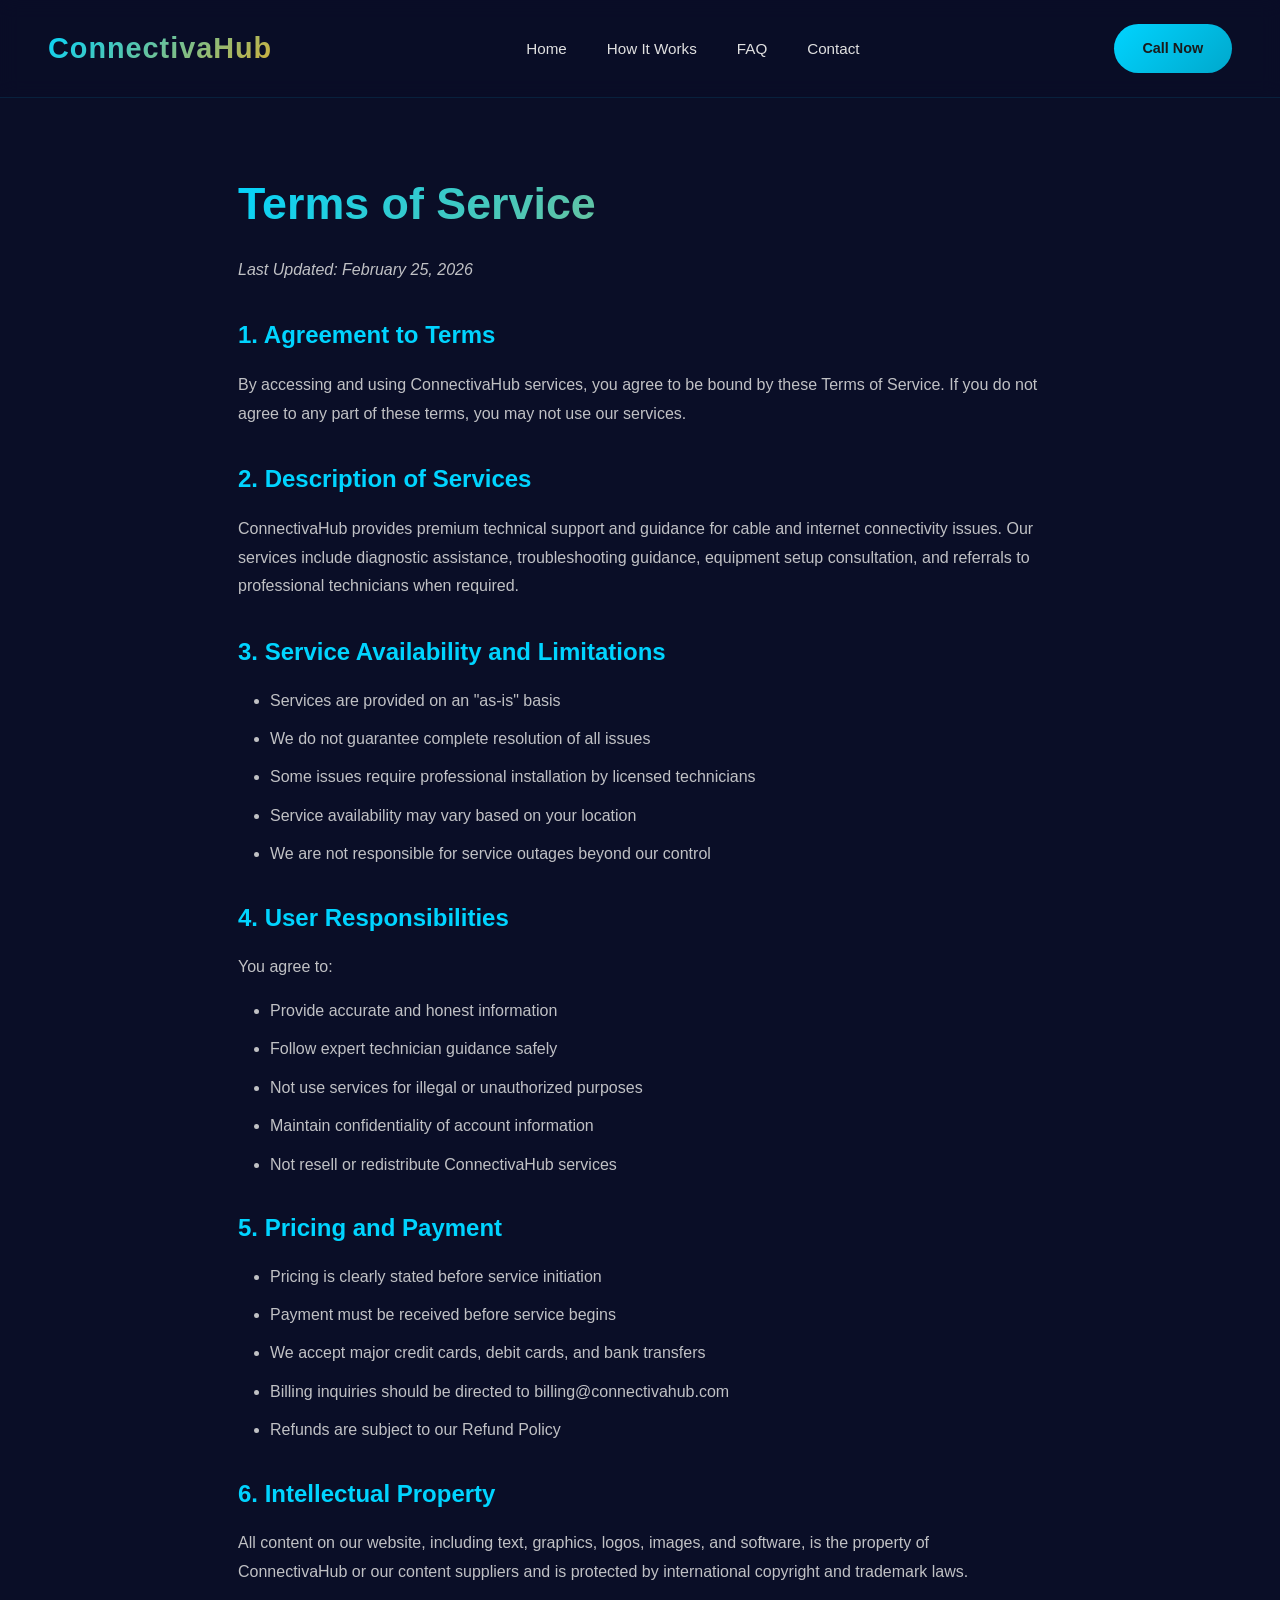
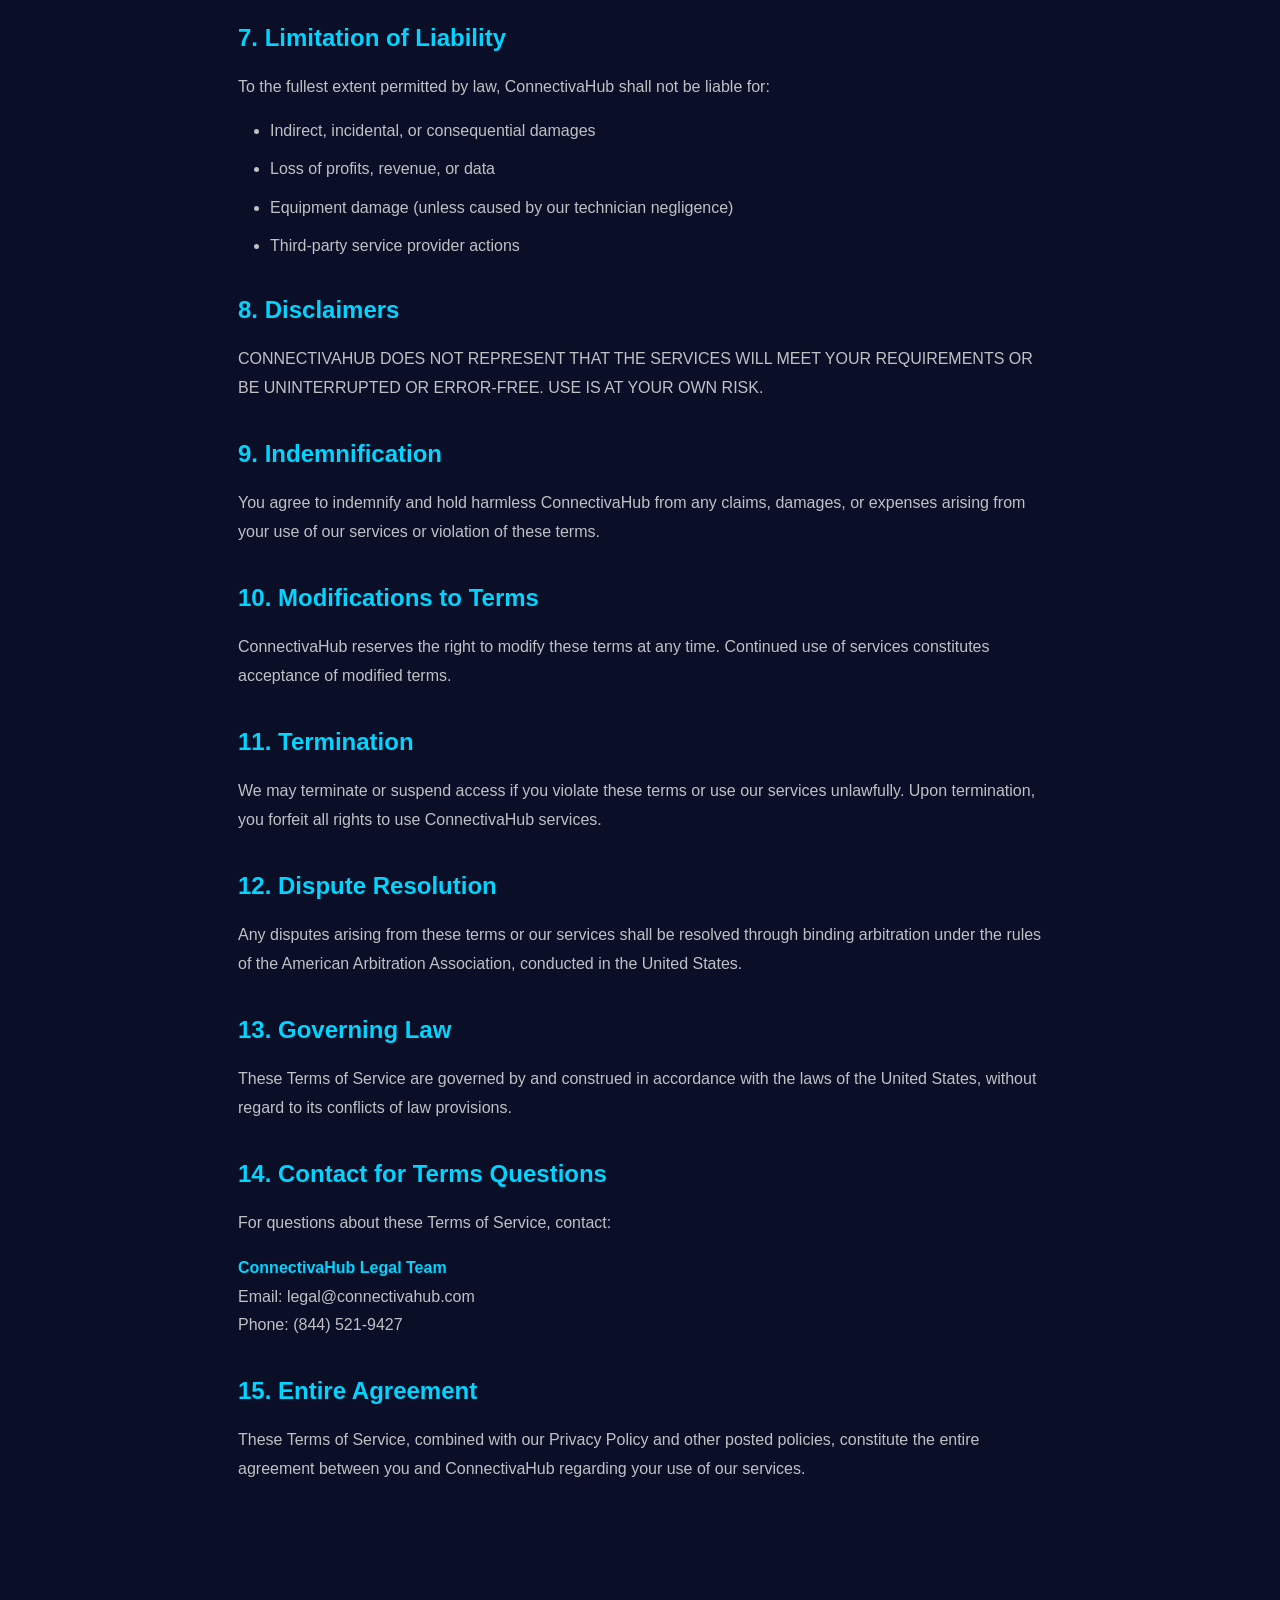
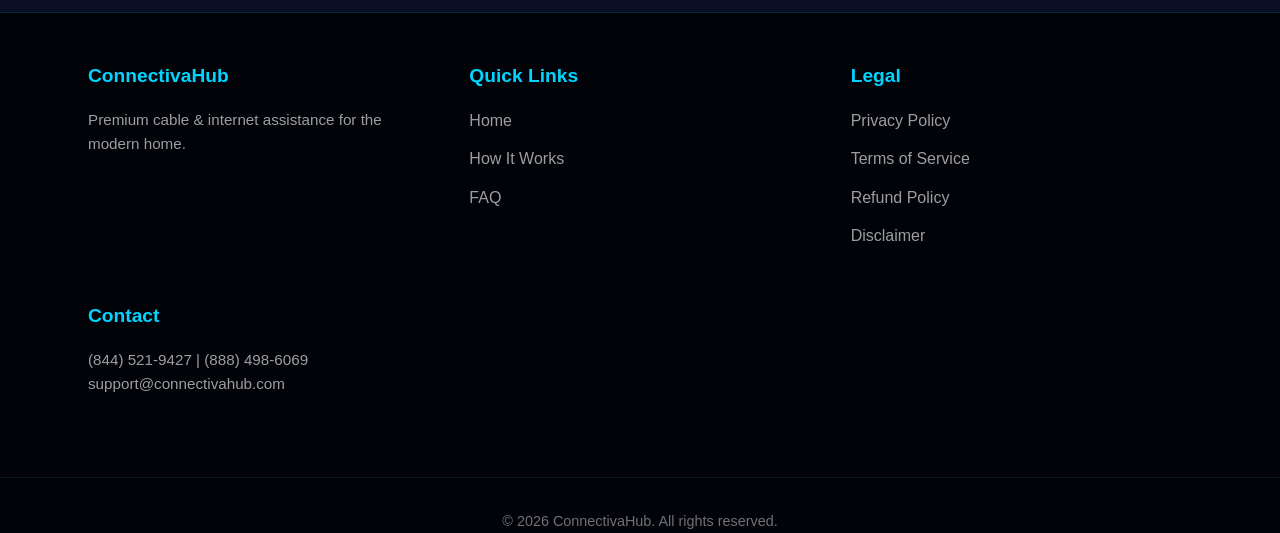
<file: terms.html>
<!DOCTYPE html>
<html lang="en">
<head>
    <meta charset="UTF-8">
    <meta name="viewport" content="width=device-width, initial-scale=1.0">
    <title>Terms of Service - ConnectivaHub</title>
    <link rel="stylesheet" href="style.css">
</head>
<body>
    <!-- Navigation -->
    <nav class="navbar">
        <div class="nav-container">
            <div class="logo">ConnectivaHub</div>
            <button class="mobile-menu-toggle" aria-label="Toggle menu">
                <span></span>
                <span></span>
                <span></span>
            </button>
            <ul class="nav-links">
                <li><a href="index.html">Home</a></li>
                <li><a href="how-it-works.html">How It Works</a></li>
                <li><a href="faq.html">FAQ</a></li>
                <li><a href="contact.html">Contact</a></li>
            </ul>
            <a href="tel:+18445219427" class="nav-cta">Call Now</a>
        </div>
    </nav>

    <!-- LEGAL PAGE CONTENT -->
    <section class="legal-section">
        <div class="legal-container">
            <h1>Terms of Service</h1>
            <p class="last-updated">Last Updated: February 25, 2026</p>

            <h2>1. Agreement to Terms</h2>
            <p>By accessing and using ConnectivaHub services, you agree to be bound by these Terms of Service. If you do not agree to any part of these terms, you may not use our services.</p>

            <h2>2. Description of Services</h2>
            <p>ConnectivaHub provides premium technical support and guidance for cable and internet connectivity issues. Our services include diagnostic assistance, troubleshooting guidance, equipment setup consultation, and referrals to professional technicians when required.</p>

            <h2>3. Service Availability and Limitations</h2>
            <ul>
                <li>Services are provided on an "as-is" basis</li>
                <li>We do not guarantee complete resolution of all issues</li>
                <li>Some issues require professional installation by licensed technicians</li>
                <li>Service availability may vary based on your location</li>
                <li>We are not responsible for service outages beyond our control</li>
            </ul>

            <h2>4. User Responsibilities</h2>
            <p>You agree to:</p>
            <ul>
                <li>Provide accurate and honest information</li>
                <li>Follow expert technician guidance safely</li>
                <li>Not use services for illegal or unauthorized purposes</li>
                <li>Maintain confidentiality of account information</li>
                <li>Not resell or redistribute ConnectivaHub services</li>
            </ul>

            <h2>5. Pricing and Payment</h2>
            <ul>
                <li>Pricing is clearly stated before service initiation</li>
                <li>Payment must be received before service begins</li>
                <li>We accept major credit cards, debit cards, and bank transfers</li>
                <li>Billing inquiries should be directed to billing@connectivahub.com</li>
                <li>Refunds are subject to our Refund Policy</li>
            </ul>

            <h2>6. Intellectual Property</h2>
            <p>All content on our website, including text, graphics, logos, images, and software, is the property of ConnectivaHub or our content suppliers and is protected by international copyright and trademark laws.</p>

            <h2>7. Limitation of Liability</h2>
            <p>To the fullest extent permitted by law, ConnectivaHub shall not be liable for:</p>
            <ul>
                <li>Indirect, incidental, or consequential damages</li>
                <li>Loss of profits, revenue, or data</li>
                <li>Equipment damage (unless caused by our technician negligence)</li>
                <li>Third-party service provider actions</li>
            </ul>

            <h2>8. Disclaimers</h2>
            <p>CONNECTIVAHUB DOES NOT REPRESENT THAT THE SERVICES WILL MEET YOUR REQUIREMENTS OR BE UNINTERRUPTED OR ERROR-FREE. USE IS AT YOUR OWN RISK.</p>

            <h2>9. Indemnification</h2>
            <p>You agree to indemnify and hold harmless ConnectivaHub from any claims, damages, or expenses arising from your use of our services or violation of these terms.</p>

            <h2>10. Modifications to Terms</h2>
            <p>ConnectivaHub reserves the right to modify these terms at any time. Continued use of services constitutes acceptance of modified terms.</p>

            <h2>11. Termination</h2>
            <p>We may terminate or suspend access if you violate these terms or use our services unlawfully. Upon termination, you forfeit all rights to use ConnectivaHub services.</p>

            <h2>12. Dispute Resolution</h2>
            <p>Any disputes arising from these terms or our services shall be resolved through binding arbitration under the rules of the American Arbitration Association, conducted in the United States.</p>

            <h2>13. Governing Law</h2>
            <p>These Terms of Service are governed by and construed in accordance with the laws of the United States, without regard to its conflicts of law provisions.</p>

            <h2>14. Contact for Terms Questions</h2>
            <p>For questions about these Terms of Service, contact:</p>
            <p>
                <strong>ConnectivaHub Legal Team</strong><br>
                Email: legal@connectivahub.com<br>
                Phone: (844) 521-9427
            </p>

            <h2>15. Entire Agreement</h2>
            <p>These Terms of Service, combined with our Privacy Policy and other posted policies, constitute the entire agreement between you and ConnectivaHub regarding your use of our services.</p>
        </div>
    </section>

    <!-- FOOTER -->
    <footer class="footer">
        <div class="footer-container">
            <div class="footer-column">
                <h4>ConnectivaHub</h4>
                <p>Premium cable & internet assistance for the modern home.</p>
            </div>
            <div class="footer-column">
                <h4>Quick Links</h4>
                <ul>
                    <li><a href="index.html">Home</a></li>
                    <li><a href="how-it-works.html">How It Works</a></li>
                    <li><a href="faq.html">FAQ</a></li>
                </ul>
            </div>
            <div class="footer-column">
                <h4>Legal</h4>
                <ul>
                    <li><a href="privacy.html">Privacy Policy</a></li>
                    <li><a href="terms.html">Terms of Service</a></li>
                    <li><a href="refund.html">Refund Policy</a></li>
                    <li><a href="disclaimer.html">Disclaimer</a></li>
                </ul>
            </div>
            <div class="footer-column">
                <h4>Contact</h4>
                <p>(844) 521-9427 | (888) 498-6069</p>
                <p>support@connectivahub.com</p>
            </div>
        </div>
        <div class="footer-bottom">
            <p>&copy; 2026 ConnectivaHub. All rights reserved.</p>
        </div>
    </footer>

    <style>
        .legal-section {
            padding-top: 120px;
            padding-bottom: 4rem;
            min-height: 100vh;
            background: var(--primary-dark);
        }

        .legal-container {
            max-width: 900px;
            margin: 0 auto;
            padding: 3rem;
            color: var(--text-light);
        }

        .legal-container h1 {
            font-size: 2.8rem;
            margin-bottom: 1rem;
            background: linear-gradient(135deg, var(--accent-blue), var(--accent-gold));
            -webkit-background-clip: text;
            -webkit-text-fill-color: transparent;
            background-clip: text;
        }

        .last-updated {
            color: rgba(224, 224, 224, 0.6);
            margin-bottom: 2rem;
            font-style: italic;
        }

        .legal-container h2 {
            font-size: 1.5rem;
            color: var(--accent-blue);
            margin-top: 2rem;
            margin-bottom: 1rem;
        }

        .legal-container p {
            line-height: 1.8;
            margin-bottom: 1rem;
            color: rgba(224, 224, 224, 0.85);
        }

        .legal-container ul {
            margin-left: 2rem;
            margin-bottom: 1.5rem;
        }

        .legal-container li {
            margin-bottom: 0.5rem;
            color: rgba(224, 224, 224, 0.85);
            line-height: 1.6;
        }

        .legal-container strong {
            color: var(--accent-blue);
        }

        @media (max-width: 768px) {
            .legal-container {
                padding: 1.5rem;
            }

            .legal-container h1 {
                font-size: 2rem;
            }

            .legal-container h2 {
                font-size: 1.3rem;
            }
        }
    </style>

    <script src="script.js"></script>
</body>
</html>
</file>
<file: style.css>
/* ============================================
   LUXURY CINEMATIC CABLE & INTERNET WEBSITE
   ============================================ */

* {
    margin: 0;
    padding: 0;
    box-sizing: border-box;
}

:root {
    --primary-dark: #0a0e27;
    --primary-light: #f5f7fa;
    --accent-blue: #00d4ff;
    --accent-gold: #d4af37;
    --text-light: #e0e0e0;
    --text-dark: #1a1a1a;
    --gray-subtle: #2a2f45;
    --shadow-deep: 0 20px 60px rgba(0, 0, 0, 0.5);
}

html {
    scroll-behavior: smooth;
}

body {
    font-family: 'Segoe UI', Tahoma, Geneva, Verdana, sans-serif;
    color: var(--text-light);
    background-color: var(--primary-dark);
    overflow-x: hidden;
    line-height: 1.6;
}

/* Responsive Images */
img {
    max-width: 100%;
    height: auto;
    display: block;
}

/* Prevent Horizontal Scroll */
section {
    overflow-x: hidden;
}

/* ============================================
   NAVIGATION
   ============================================ */

.navbar {
    position: fixed;
    top: 0;
    left: 0;
    right: 0;
    width: 100%;
    z-index: 1000;
    background: rgba(10, 14, 39, 0.85);
    backdrop-filter: blur(10px);
    border-bottom: 1px solid rgba(0, 212, 255, 0.1);
}

.nav-container {
    max-width: 1400px;
    margin: 0 auto;
    padding: 1.5rem 3rem;
    display: flex;
    justify-content: space-between;
    align-items: center;
}

.logo {
    font-size: 1.8rem;
    font-weight: 700;
    background: linear-gradient(135deg, var(--accent-blue), var(--accent-gold));
    -webkit-background-clip: text;
    -webkit-text-fill-color: transparent;
    background-clip: text;
    letter-spacing: 1px;
}

.nav-links {
    display: flex;
    list-style: none;
    gap: 2.5rem;
}

.nav-links a {
    color: var(--text-light);
    text-decoration: none;
    font-size: 0.95rem;
    transition: all 0.3s ease;
    position: relative;
}

.nav-links a::after {
    content: '';
    position: absolute;
    bottom: -5px;
    left: 0;
    width: 0;
    height: 2px;
    background: var(--accent-blue);
    transition: width 0.3s ease;
}

.nav-links a:hover::after,
.nav-links a.active::after {
    width: 100%;
}

.nav-cta {
    background: linear-gradient(135deg, var(--accent-blue), #00a8cc);
    color: var(--text-dark);
    border: none;
    padding: 0.8rem 1.8rem;
    border-radius: 50px;
    font-weight: 600;
    cursor: pointer;
    transition: all 0.3s ease;
    font-size: 0.9rem;
    text-decoration: none;
    display: inline-block;
}

.nav-cta:hover {
    transform: translateY(-2px);
    box-shadow: 0 10px 30px rgba(0, 212, 255, 0.3);
    text-decoration: none;
}

/* Mobile Menu Toggle */
.mobile-menu-toggle {
    display: none;
    flex-direction: column;
    justify-content: space-around;
    width: 30px;
    height: 25px;
    background: transparent;
    border: none;
    cursor: pointer;
    padding: 0;
    z-index: 1001;
}

.mobile-menu-toggle span {
    width: 100%;
    height: 3px;
    background: var(--accent-blue);
    border-radius: 10px;
    transition: all 0.3s ease;
}

.mobile-menu-toggle.active span:nth-child(1) {
    transform: rotate(45deg) translate(8px, 8px);
}

.mobile-menu-toggle.active span:nth-child(2) {
    opacity: 0;
}

.mobile-menu-toggle.active span:nth-child(3) {
    transform: rotate(-45deg) translate(7px, -7px);
}

/* ============================================
   HERO SECTION
   ============================================ */

.hero {
    height: 100vh;
    position: relative;
    display: flex;
    align-items: center;
    justify-content: center;
    color: var(--primary-light);
    overflow: hidden;
}

.hero-background {
    position: absolute;
    top: 0;
    left: 0;
    right: 0;
    bottom: 0;
    background-size: cover;
    background-position: center;
    background-attachment: fixed;
    z-index: 0;
}

.hero-overlay {
    position: absolute;
    top: 0;
    left: 0;
    right: 0;
    bottom: 0;
    background: linear-gradient(135deg, rgba(0, 20, 60, 0.95) 0%, rgba(0, 10, 30, 0.85) 50%, rgba(0, 0, 0, 0.7) 100%);
    z-index: 1;
}

.hero-wrapper {
    position: relative;
    z-index: 2;
    max-width: 1400px;
    width: 100%;
    padding: 0 3rem;
    display: grid;
    grid-template-columns: 1fr 1fr;
    gap: 4rem;
    align-items: center;
}

.hero-left {
    animation: fadeInLeft 1s ease-out;
}

.hero-right {
    animation: fadeInRight 1s ease-out;
    display: flex;
    justify-content: center;
    align-items: center;
}

@keyframes fadeInLeft {
    from {
        opacity: 0;
        transform: translateX(-50px);
    }
    to {
        opacity: 1;
        transform: translateX(0);
    }
}

@keyframes fadeInRight {
    from {
        opacity: 0;
        transform: translateX(50px);
    }
    to {
        opacity: 1;
        transform: translateX(0);
    }
}

.hero-badge {
    display: inline-block;
    background: linear-gradient(135deg, rgba(0, 212, 255, 0.2), rgba(212, 175, 55, 0.2));
    border: 1px solid rgba(0, 212, 255, 0.3);
    padding: 0.5rem 1.2rem;
    border-radius: 50px;
    font-size: 0.85rem;
    font-weight: 600;
    letter-spacing: 0.5px;
    margin-bottom: 1.5rem;
    backdrop-filter: blur(10px);
}

.hero-title {
    font-size: 4.2rem;
    font-weight: 900;
    margin-bottom: 1.5rem;
    letter-spacing: -3px;
    line-height: 1;
    text-shadow: 0 10px 40px rgba(0, 0, 0, 0.5);
}

.title-highlight {
    background: linear-gradient(135deg, var(--accent-blue), var(--accent-gold));
    -webkit-background-clip: text;
    -webkit-text-fill-color: transparent;
    background-clip: text;
    display: inline-block;
}

.hero-subtitle {
    font-size: 1.25rem;
    margin-bottom: 1.5rem;
    color: rgba(255, 255, 255, 0.8);
    font-weight: 400;
    line-height: 1.6;
    max-width: 500px;
}

.hero-disclaimer {
    background: rgba(255, 200, 0, 0.15);
    border-left: 4px solid var(--accent-gold);
    padding: 1rem 1.5rem;
    border-radius: 8px;
    margin-bottom: 2rem;
    font-size: 0.9rem;
    line-height: 1.6;
    max-width: 550px;
}

.hero-disclaimer strong {
    color: var(--accent-gold);
    display: block;
    margin-bottom: 0.5rem;
}

.hero-ctas {
    display: flex;
    gap: 1rem;
    margin-bottom: 1rem;
}

.hero-cta-disclaimer {
    font-size: 0.85rem;
    color: rgba(255, 255, 255, 0.6);
    margin-bottom: 2rem;
    font-style: italic;
}

.hero-cta-primary {
    background: linear-gradient(135deg, var(--accent-blue), #00a8cc);
    padding: 1rem 2.5rem;
    font-size: 1.1rem;
    font-weight: 600;
    border: none;
    color: white;
    border-radius: 8px;
    cursor: pointer;
    transition: all 0.3s ease;
    box-shadow: 0 10px 30px rgba(0, 212, 255, 0.3);
}

.hero-cta-primary:hover {
    transform: translateY(-2px);
    box-shadow: 0 15px 40px rgba(0, 212, 255, 0.4);
}

.hero-cta-secondary {
    background: transparent;
    padding: 1rem 2.5rem;
    font-size: 1.1rem;
    font-weight: 600;
    border: 2px solid rgba(255, 255, 255, 0.3);
    color: white;
    border-radius: 8px;
    cursor: pointer;
    transition: all 0.3s ease;
    backdrop-filter: blur(10px);
}

.hero-cta-secondary:hover {
    background: rgba(255, 255, 255, 0.1);
    border-color: rgba(255, 255, 255, 0.5);
}

.hero-stats {
    display: flex;
    gap: 2rem;
    align-items: center;
}

.stat-item {
    text-align: left;
}

.stat-number {
    font-size: 2.5rem;
    font-weight: 900;
    background: linear-gradient(135deg, var(--accent-blue), var(--accent-gold));
    -webkit-background-clip: text;
    -webkit-text-fill-color: transparent;
    background-clip: text;
    line-height: 1;
    margin-bottom: 0.3rem;
}

.stat-label {
    font-size: 0.8rem;
    color: rgba(255, 255, 255, 0.6);
    text-transform: uppercase;
    letter-spacing: 1px;
}

.stat-divider {
    width: 1px;
    height: 40px;
    background: linear-gradient(to bottom, transparent, rgba(255, 255, 255, 0.2), transparent);
}

.hero-visual {
    position: relative;
    width: 100%;
    height: 450px;
}

.hero-card {
    position: absolute;
    background: rgba(255, 255, 255, 0.05);
    backdrop-filter: blur(20px);
    border: 1px solid rgba(255, 255, 255, 0.1);
    border-radius: 16px;
    padding: 1.5rem;
    box-shadow: 0 20px 60px rgba(0, 0, 0, 0.3);
    transition: all 0.3s ease;
}

.hero-card:hover {
    transform: translateY(-5px);
    box-shadow: 0 25px 70px rgba(0, 212, 255, 0.2);
    border-color: rgba(0, 212, 255, 0.3);
}

.hero-card-1 {
    top: 0;
    left: 0;
    width: 200px;
    animation: float 3s ease-in-out infinite;
}

.hero-card-2 {
    top: 120px;
    right: 20px;
    width: 220px;
    animation: float 3s ease-in-out infinite 0.5s;
}

.hero-card-3 {
    bottom: 0;
    left: 60px;
    width: 180px;
    animation: float 3s ease-in-out infinite 1s;
}

@keyframes float {
    0%, 100% {
        transform: translateY(0);
    }
    50% {
        transform: translateY(-15px);
    }
}

.card-icon {
    font-size: 2.5rem;
    margin-bottom: 0.8rem;
}

.card-title {
    font-size: 1.1rem;
    font-weight: 700;
    color: var(--primary-light);
    margin-bottom: 0.5rem;
}

.card-status {
    font-size: 0.85rem;
    color: var(--accent-blue);
    font-weight: 600;
}

/* Scroll Indicator */
.scroll-indicator {
    position: absolute;
    bottom: 30px;
    left: 50%;
    transform: translateX(-50%);
    z-index: 2;
    display: flex;
    flex-direction: column;
    align-items: center;
    gap: 0.8rem;
    animation: bounce 2s infinite;
}

.scroll-indicator span {
    font-size: 0.85rem;
    text-transform: uppercase;
    letter-spacing: 1px;
    color: rgba(255, 255, 255, 0.7);
}

.scroll-arrow {
    width: 2px;
    height: 30px;
    background: linear-gradient(to bottom, var(--accent-blue), transparent);
}

@keyframes bounce {
    0%, 100% {
        transform: translateX(-50%) translateY(0);
    }
    50% {
        transform: translateX(-50%) translateY(-10px);
    }
}

/* ============================================
   STORY SECTIONS
   ============================================ */

.story-section {
    display: grid;
    grid-template-columns: 1fr 1fr;
    gap: 0;
    min-height: 100vh;
    align-items: center;
    position: relative;
    overflow: hidden;
}

.story-section.reverse {
    direction: rtl;
}

.story-section.reverse > * {
    direction: ltr;
}

.story-image {
    background-size: cover;
    background-position: center;
    background-attachment: fixed;
    height: 100%;
    min-height: 100vh;
    position: relative;
    overflow: hidden;
}

.story-image.no-sticky {
    background-attachment: scroll !important;
}

.image-overlay {
    position: absolute;
    top: 0;
    left: 0;
    right: 0;
    bottom: 0;
    background: rgba(0, 0, 0, 0.3);
    transition: opacity 0.3s ease;
}

.story-image:hover .image-overlay {
    opacity: 0.1;
}

.story-content {
    padding: 4rem;
    display: flex;
    flex-direction: column;
    justify-content: center;
    background: var(--primary-dark);
    height: 100%;
    position: relative;
    z-index: 2;
}

.story-content h2 {
    font-size: 2.8rem;
    margin-bottom: 1.5rem;
    font-weight: 800;
    background: linear-gradient(135deg, var(--accent-blue), var(--accent-gold));
    -webkit-background-clip: text;
    -webkit-text-fill-color: transparent;
    background-clip: text;
    letter-spacing: -1px;
}

.story-content p {
    font-size: 1.1rem;
    line-height: 1.8;
    margin-bottom: 1.2rem;
    color: rgba(224, 224, 224, 0.9);
}

/* ============================================
   FEATURE CARD SECTIONS
   ============================================ */

.feature-card {
    padding: 4rem 3rem;
    background: var(--primary-dark);
}

.feature-card-content {
    max-width: 1200px;
    margin: 0 auto;
    display: grid;
    grid-template-columns: 1fr 1fr;
    gap: 3rem;
    align-items: center;
}

.feature-card.reverse .feature-card-content {
    direction: rtl;
}

.feature-card.reverse .feature-card-text {
    direction: ltr;
}

.feature-card-image {
    position: relative;
    border-radius: 12px;
    overflow: hidden;
    box-shadow: 0 10px 40px rgba(0, 0, 0, 0.3);
}

.feature-card-image img {
    width: 100%;
    height: 500px;
    object-fit: cover;
    display: block;
    transition: transform 0.3s ease;
}

.feature-card-image:hover img {
    transform: scale(1.05);
}

.feature-card-text {
    padding: 2rem;
}

.feature-card-text h2 {
    font-size: 2.5rem;
    margin-bottom: 1.5rem;
    font-weight: 800;
    background: linear-gradient(135deg, var(--accent-blue), var(--accent-gold));
    -webkit-background-clip: text;
    -webkit-text-fill-color: transparent;
    background-clip: text;
    letter-spacing: -1px;
}

.feature-card-text p {
    font-size: 1.1rem;
    line-height: 1.8;
    margin-bottom: 1.2rem;
    color: rgba(224, 224, 224, 0.9);
}

@media (max-width: 768px) {
    .feature-card-content {
        grid-template-columns: 1fr;
        gap: 2rem;
    }

    .feature-card.reverse .feature-card-content {
        direction: ltr;
    }

    .feature-card-image img {
        height: 300px;
    }

    .feature-card-text h2 {
        font-size: 2rem;
    }

    .feature-card-text p {
        font-size: 1rem;
    }
}

/* ============================================
   HELP SECTION
   ============================================ */

.help-section {
    padding: 6rem 3rem;
    background: var(--gray-subtle);
    text-align: center;
}

.help-section h2 {
    font-size: 3rem;
    margin-bottom: 1.5rem;
    background: linear-gradient(135deg, var(--accent-blue), var(--accent-gold));
    -webkit-background-clip: text;
    -webkit-text-fill-color: transparent;
    background-clip: text;
}

.section-intro {
    font-size: 1.2rem;
    color: rgba(255, 255, 255, 0.8);
    margin-bottom: 3rem;
    max-width: 800px;
    margin-left: auto;
    margin-right: auto;
}

.section-disclaimer {
    font-size: 1.1rem;
    color: var(--accent-gold);
    margin-top: 3rem;
    padding: 1.5rem;
    background: rgba(212, 175, 55, 0.1);
    border-radius: 8px;
    max-width: 900px;
    margin-left: auto;
    margin-right: auto;
}

.help-grid {
    display: grid;
    grid-template-columns: repeat(auto-fit, minmax(300px, 1fr));
    gap: 2.5rem;
    max-width: 1200px;
    margin: 0 auto;
}

.help-card {
    background-size: cover;
    background-position: center;
    height: 400px;
    border-radius: 10px;
    overflow: hidden;
    position: relative;
    cursor: pointer;
    transition: all 0.4s ease;
}

.help-card:hover {
    transform: translateY(-10px);
}

.card-overlay {
    position: absolute;
    top: 0;
    left: 0;
    right: 0;
    bottom: 0;
    background: linear-gradient(135deg, rgba(0, 212, 255, 0.2), rgba(0, 0, 0, 0.6));
    transition: all 0.4s ease;
}

.help-card:hover .card-overlay {
    background: linear-gradient(135deg, rgba(0, 212, 255, 0.4), rgba(0, 0, 0, 0.4));
}

.card-content {
    position: absolute;
    bottom: 0;
    left: 0;
    right: 0;
    padding: 2rem;
    background: linear-gradient(to top, rgba(0, 0, 0, 0.9), transparent);
    color: var(--primary-light);
    transition: all 0.3s ease;
}

.card-content h3 {
    font-size: 1.8rem;
    margin-bottom: 0.8rem;
    color: var(--accent-blue);
}

.card-content p {
    font-size: 1rem;
    line-height: 1.5;
    color: rgba(255, 255, 255, 0.8);
}

/* ============================================
   TRUST SECTION
   ============================================ */

.trust-section {
    height: 100vh;
    background-size: cover;
    background-position: center;
    background-attachment: fixed;
    display: flex;
    align-items: center;
    justify-content: center;
    position: relative;
    overflow: hidden;
}

.trust-overlay {
    position: absolute;
    top: 0;
    left: 0;
    right: 0;
    bottom: 0;
    background: rgba(10, 14, 39, 0.75);
    z-index: 1;
}

.trust-content {
    position: relative;
    z-index: 2;
    text-align: center;
    color: var(--primary-light);
}

.trust-content h2 {
    font-size: 3.5rem;
    margin-bottom: 4rem;
    background: linear-gradient(135deg, var(--accent-blue), var(--accent-gold));
    -webkit-background-clip: text;
    -webkit-text-fill-color: transparent;
    background-clip: text;
}

.trust-stats {
    display: grid;
    grid-template-columns: repeat(auto-fit, minmax(200px, 1fr));
    gap: 3rem;
    max-width: 1000px;
    margin: 0 auto;
}

.stat {
    padding: 2rem;
    border: 2px solid rgba(0, 212, 255, 0.3);
    border-radius: 10px;
    background: rgba(0, 212, 255, 0.05);
    transition: all 0.3s ease;
}

.stat:hover {
    background: rgba(0, 212, 255, 0.1);
    border-color: var(--accent-blue);
    transform: translateY(-5px);
}

.stat h3 {
    font-size: 3rem;
    color: var(--accent-blue);
    margin-bottom: 0.5rem;
    font-weight: 900;
}

.stat p {
    font-size: 1.1rem;
    color: rgba(224, 224, 224, 0.8);
}

/* ============================================
   COMPLIANCE SECTION
   ============================================ */

.compliance-section {
    padding: 6rem 3rem;
    background: var(--primary-dark);
}

.compliance-section h2 {
    font-size: 3rem;
    text-align: center;
    margin-bottom: 4rem;
    background: linear-gradient(135deg, var(--accent-blue), var(--accent-gold));
    -webkit-background-clip: text;
    -webkit-text-fill-color: transparent;
    background-clip: text;
}

.compliance-grid {
    display: grid;
    grid-template-columns: repeat(auto-fit, minmax(300px, 1fr));
    gap: 2.5rem;
    max-width: 1200px;
    margin: 0 auto;
}

.compliance-card {
    padding: 2.5rem;
    background: rgba(0, 212, 255, 0.05);
    border: 1px solid rgba(0, 212, 255, 0.2);
    border-radius: 10px;
    transition: all 0.3s ease;
}

.compliance-card:hover {
    background: rgba(0, 212, 255, 0.1);
    border-color: var(--accent-blue);
    transform: translateY(-5px);
}

.compliance-card h3 {
    font-size: 1.5rem;
    color: var(--accent-blue);
    margin-bottom: 1rem;
    font-weight: 700;
}

.compliance-card p {
    font-size: 1rem;
    line-height: 1.7;
    color: rgba(224, 224, 224, 0.8);
}

/* ============================================
   CTA SECTION
   ============================================ */

.final-cta {
    height: 100vh;
    background-size: cover;
    background-position: center;
    background-attachment: fixed;
    display: flex;
    align-items: center;
    justify-content: center;
    position: relative;
    overflow: hidden;
}

.cta-overlay {
    position: absolute;
    top: 0;
    left: 0;
    right: 0;
    bottom: 0;
    background: rgba(0, 0, 0, 0.6);
    z-index: 1;
}

.cta-content {
    position: relative;
    z-index: 2;
    text-align: center;
    color: var(--primary-light);
    animation: fadeInUp 1s ease-out;
}

.cta-content h2 {
    font-size: 4rem;
    margin-bottom: 1rem;
    font-weight: 900;
    text-shadow: 0 10px 40px rgba(0, 0, 0, 0.5);
}

.cta-content p {
    font-size: 1.3rem;
    margin-bottom: 2rem;
    color: rgba(255, 255, 255, 0.8);
    text-shadow: 0 5px 20px rgba(0, 0, 0, 0.5);
}

.cta-subtext {
    font-size: 1rem;
    margin-top: 1.5rem;
    color: var(--accent-blue);
    font-weight: 600;
}

.cta-disclaimer {
    font-size: 0.85rem;
    margin-top: 1rem;
    color: rgba(255, 255, 255, 0.6);
    font-style: italic;
}

/* ============================================
   CTA BUTTON
   ============================================ */

.cta-button {
    background: linear-gradient(135deg, var(--accent-blue), #00a8cc);
    color: var(--text-dark);
    border: none;
    padding: 1.2rem 3rem;
    font-size: 1.1rem;
    font-weight: 700;
    border-radius: 50px;
    cursor: pointer;
    transition: all 0.3s ease;
    text-transform: uppercase;
    letter-spacing: 1.5px;
    box-shadow: 0 10px 30px rgba(0, 212, 255, 0.3);
    text-decoration: none;
    display: inline-block;
}

.cta-button:hover {
    transform: translateY(-3px);
    box-shadow: 0 15px 45px rgba(0, 212, 255, 0.5);
    text-decoration: none;
}

.cta-button:active {
    transform: translateY(-1px);
}

.large-cta {
    padding: 1.5rem 4rem;
    font-size: 1.3rem;
}

/* ============================================
   TESTIMONIALS SECTION
   ============================================ */

.testimonials-section {
    padding: 6rem 3rem;
    background: linear-gradient(135deg, rgba(0, 20, 60, 0.95), rgba(0, 10, 30, 0.98));
    position: relative;
}

.testimonials-section::before {
    content: '';
    position: absolute;
    top: 0;
    left: 0;
    right: 0;
    bottom: 0;
    background-image: url('https://images.unsplash.com/photo-1517245386807-bb43f82c33c4?ixlib=rb-4.0.3&w=1600&q=80');
    background-size: cover;
    background-position: center;
    opacity: 0.05;
    z-index: 0;
}

.testimonials-container {
    max-width: 1400px;
    margin: 0 auto;
    position: relative;
    z-index: 1;
}

.section-title {
    font-size: 3rem;
    font-weight: 900;
    text-align: center;
    margin-bottom: 1rem;
    background: linear-gradient(135deg, var(--accent-blue), var(--accent-gold));
    -webkit-background-clip: text;
    -webkit-text-fill-color: transparent;
    background-clip: text;
}

.section-subtitle {
    font-size: 1.2rem;
    text-align: center;
    color: rgba(255, 255, 255, 0.7);
    margin-bottom: 4rem;
    font-weight: 300;
}

.testimonials-grid {
    display: grid;
    grid-template-columns: repeat(auto-fit, minmax(350px, 1fr));
    gap: 2rem;
    margin-bottom: 3rem;
}

.testimonial-card {
    background: rgba(255, 255, 255, 0.03);
    backdrop-filter: blur(20px);
    border: 1px solid rgba(255, 255, 255, 0.1);
    border-radius: 16px;
    padding: 2rem;
    transition: all 0.3s ease;
    position: relative;
    overflow: hidden;
}

.testimonial-card::before {
    content: '"';
    position: absolute;
    top: -20px;
    left: 20px;
    font-size: 8rem;
    color: rgba(0, 212, 255, 0.1);
    font-family: Georgia, serif;
    line-height: 1;
}

.testimonial-card:hover {
    transform: translateY(-5px);
    border-color: rgba(0, 212, 255, 0.3);
    box-shadow: 0 20px 60px rgba(0, 212, 255, 0.15);
}

.testimonial-card.featured {
    background: linear-gradient(135deg, rgba(0, 212, 255, 0.1), rgba(212, 175, 55, 0.1));
    border-color: rgba(0, 212, 255, 0.3);
}

.featured-badge {
    position: absolute;
    top: 1rem;
    right: 1rem;
    background: linear-gradient(135deg, var(--accent-blue), var(--accent-gold));
    padding: 0.4rem 1rem;
    border-radius: 20px;
    font-size: 0.75rem;
    font-weight: 700;
    text-transform: uppercase;
    letter-spacing: 0.5px;
}

.testimonial-stars {
    font-size: 1.2rem;
    margin-bottom: 1.5rem;
    color: var(--accent-gold);
}

.testimonial-text {
    font-size: 1rem;
    line-height: 1.8;
    color: rgba(255, 255, 255, 0.85);
    margin-bottom: 1.5rem;
    font-style: italic;
    position: relative;
    z-index: 1;
}

.testimonial-author {
    display: flex;
    align-items: center;
    gap: 1rem;
}

.author-avatar {
    width: 50px;
    height: 50px;
    border-radius: 50%;
    background: linear-gradient(135deg, var(--accent-blue), var(--accent-gold));
    display: flex;
    align-items: center;
    justify-content: center;
    font-weight: 700;
    font-size: 1.1rem;
    flex-shrink: 0;
}

.author-info {
    flex: 1;
}

.author-name {
    font-weight: 700;
    color: var(--primary-light);
    margin-bottom: 0.2rem;
}

.author-role {
    font-size: 0.85rem;
    color: rgba(255, 255, 255, 0.6);
}

/* ============================================
   FAQ HOMEPAGE SECTION
   ============================================ */

.faq-homepage-section {
    padding: 6rem 3rem;
    background: var(--primary-dark);
}

.faq-homepage-container {
    max-width: 1000px;
    margin: 0 auto;
}

.faq-homepage-grid {
    display: grid;
    gap: 1.5rem;
    margin-bottom: 3rem;
}

.faq-homepage-item {
    background: rgba(0, 212, 255, 0.03);
    border: 1px solid rgba(0, 212, 255, 0.15);
    border-radius: 12px;
    overflow: hidden;
    transition: all 0.3s ease;
}

.faq-homepage-item:hover {
    border-color: rgba(0, 212, 255, 0.3);
    background: rgba(0, 212, 255, 0.05);
}

.faq-homepage-question {
    display: flex;
    justify-content: space-between;
    align-items: center;
    padding: 1.5rem 2rem;
    cursor: pointer;
    user-select: none;
}

.faq-homepage-question h3 {
    font-size: 1.2rem;
    font-weight: 600;
    color: var(--primary-light);
    margin: 0;
    flex: 1;
}

.faq-homepage-icon {
    font-size: 1.5rem;
    color: var(--accent-blue);
    font-weight: 300;
    transition: transform 0.3s ease;
    flex-shrink: 0;
    margin-left: 1rem;
}

.faq-homepage-item.active .faq-homepage-icon {
    transform: rotate(45deg);
}

.faq-homepage-answer {
    max-height: 0;
    overflow: hidden;
    transition: max-height 0.3s ease, padding 0.3s ease;
}

.faq-homepage-item.active .faq-homepage-answer {
    max-height: 500px;
    padding: 0 2rem 1.5rem;
}

.faq-homepage-answer p {
    color: rgba(255, 255, 255, 0.8);
    line-height: 1.7;
    margin: 0;
}

.faq-homepage-cta {
    text-align: center;
    padding: 3rem 0 1rem;
    border-top: 1px solid rgba(0, 212, 255, 0.1);
}

.faq-homepage-cta p {
    font-size: 1.1rem;
    color: rgba(255, 255, 255, 0.7);
    margin-bottom: 1.5rem;
}

.faq-link-button {
    display: inline-block;
    padding: 1rem 2.5rem;
    background: transparent;
    border: 2px solid var(--accent-blue);
    color: var(--accent-blue);
    text-decoration: none;
    border-radius: 8px;
    font-weight: 600;
    transition: all 0.3s ease;
}

.faq-link-button:hover {
    background: var(--accent-blue);
    color: white;
    transform: translateY(-2px);
    box-shadow: 0 10px 30px rgba(0, 212, 255, 0.3);
}

/* ============================================
   LEGAL PAGES (Terms, Privacy, Refund, Disclaimer)
   ============================================ */

.legal-section {
    background: var(--primary-dark);
    padding: 6rem 3rem;
    min-height: 70vh;
}

.legal-container {
    max-width: 900px;
    margin: 0 auto;
}

.legal-container h1 {
    font-size: 3rem;
    margin-bottom: 0.5rem;
    background: linear-gradient(135deg, var(--accent-blue), var(--accent-gold));
    -webkit-background-clip: text;
    -webkit-text-fill-color: transparent;
    background-clip: text;
}

.last-updated {
    font-size: 0.9rem;
    color: rgba(255, 255, 255, 0.6);
    margin-bottom: 3rem;
    font-style: italic;
}

.important-notice {
    background: rgba(255, 200, 0, 0.15);
    border-left: 4px solid var(--accent-gold);
    padding: 1.5rem;
    border-radius: 8px;
    margin-bottom: 3rem;
    line-height: 1.7;
}

.important-notice strong {
    color: var(--accent-gold);
    font-weight: 700;
}

.legal-container h2 {
    font-size: 1.8rem;
    color: var(--accent-blue);
    margin-top: 3rem;
    margin-bottom: 1rem;
    font-weight: 700;
}

.legal-container p,
.legal-container li {
    font-size: 1rem;
    line-height: 1.8;
    color: rgba(255, 255, 255, 0.85);
    margin-bottom: 1.2rem;
}

.legal-container ul,
.legal-container ol {
    margin-left: 2rem;
    margin-bottom: 2rem;
}

.legal-container ul li,
.legal-container ol li {
    margin-bottom: 0.8rem;
}

/* ============================================
   FOOTER
   ============================================ */

.footer {
    background: rgba(0, 0, 0, 0.8);
    border-top: 1px solid rgba(0, 212, 255, 0.2);
    padding: 0;
}

.footer-disclosure {
    background: rgba(255, 200, 0, 0.1);
    border-bottom: 2px solid var(--accent-gold);
    padding: 1.5rem 3rem;
    text-align: center;
}

.footer-disclosure p {
    max-width: 1200px;
    margin: 0 auto;
    font-size: 0.9rem;
    line-height: 1.6;
    color: rgba(255, 255, 255, 0.9);
}

.footer-disclosure strong {
    color: var(--accent-gold);
    font-weight: 700;
}

.footer-container {
    max-width: 1200px;
    padding:  3rem;
    margin: 0 auto;
    display: grid;
    grid-template-columns: repeat(auto-fit, minmax(250px, 1fr));
    gap: 2.5rem;
    margin-bottom: 2rem;
}

.footer-column h4 {
    font-size: 1.2rem;
    color: var(--accent-blue);
    margin-bottom: 1rem;
}

.footer-column p {
    color: rgba(224, 224, 224, 0.7);
    font-size: 0.95rem;
    line-height: 1.6;
}

.footer-column ul {
    list-style: none;
}

.footer-column ul li {
    margin-bottom: 0.8rem;
}

.footer-column ul li a {
    color: rgba(224, 224, 224, 0.7);
    text-decoration: none;
    transition: color 0.3s ease;
}

.footer-column ul li a:hover {
    color: var(--accent-blue);
}

.footer-bottom {
    text-align: center;
    padding-top: 2rem;
    border-top: 1px solid rgba(0, 212, 255, 0.1);
    color: rgba(224, 224, 224, 0.5);
    font-size: 0.9rem;
}

/* ============================================
   RESPONSIVE DESIGN
   ============================================ */

@media (max-width: 1024px) {
    .hero-wrapper {
        gap: 2rem;
        padding: 0 2rem;
    }

    .hero-title {
        font-size: 4rem;
    }

    .hero-visual {
        height: 400px;
    }

    .hero-card-1,
    .hero-card-2,
    .hero-card-3 {
        width: 180px;
    }

    .feature-card-content {
        gap: 2rem;
    }

    .feature-card-image img {
        height: 400px;
    }

    .feature-card-text {
        padding: 1.5rem;
    }

    .compliance-grid {
        grid-template-columns: repeat(auto-fit, minmax(250px, 1fr));
        gap: 2rem;
    }
}

@media (max-width: 768px) {
    .story-section {
        grid-template-columns: 1fr;
        min-height: auto;
    }

    .story-content {
        padding: 3rem 1.5rem;
        min-height: 60vh;
    }

    /* Feature Card Responsive */
    .feature-card {
        padding: 3rem 1.5rem;
    }

    .feature-card-content {
        grid-template-columns: 1fr;
        gap: 2rem;
    }

    .feature-card.reverse .feature-card-content {
        direction: ltr;
    }

    .feature-card-image img {
        height: 300px;
    }

    .feature-card-text {
        padding: 1rem;
    }

    .feature-card-text h2 {
        font-size: 2rem;
    }

    .feature-card-text p {
        font-size: 1rem;
    }

    /* Hero Section */
    .hero {
        height: auto;
        min-height: 80vh;
        padding: 6rem 0 4rem;
    }

    .hero-wrapper {
        grid-template-columns: 1fr;
        gap: 2rem;
        padding: 0 1.5rem;
    }

    .hero-right {
        display: none;
    }

    .hero-title {
        font-size: 3rem;
        letter-spacing: -1px;
    }

    .hero-subtitle {
        font-size: 1.1rem;
    }

    .hero-ctas {
        flex-direction: column;
    }

    .hero-stats {
        gap: 1.5rem;
        flex-wrap: wrap;
    }

    .stat-number {
        font-size: 1.8rem;
    }

    .stat-label {
        font-size: 0.75rem;
    }

    /* Grid Sections */
    .help-grid {
        grid-template-columns: 1fr;
        gap: 1.5rem;
    }

    .help-card {
        height: 300px;
    }

    .compliance-grid {
        grid-template-columns: 1fr;
        gap: 1.5rem;
    }

    .compliance-card {
        padding: 2rem 1.5rem;
    }

    /* Navigation - Mobile Menu */
    .mobile-menu-toggle {
        display: flex;
    }

    .nav-links {
        position: fixed;
        top: 70px;
        left: -100%;
        width: 100%;
        height: calc(100vh - 70px);
        background: rgba(10, 14, 39, 0.98);
        backdrop-filter: blur(20px);
        flex-direction: column;
        justify-content: flex-start;
        align-items: center;
        gap: 0;
        padding: 2rem 0;
        transition: left 0.3s ease;
        border-top: 1px solid rgba(0, 212, 255, 0.2);
    }

    .nav-links.active {
        left: 0;
    }

    .nav-links li {
        width: 100%;
        text-align: center;
        padding: 0;
        border-bottom: 1px solid rgba(0, 212, 255, 0.1);
    }

    .nav-links a {
        display: block;
        padding: 1.5rem 2rem;
        font-size: 1.1rem;
        width: 100%;
    }

    .nav-links a::after {
        display: none;
    }

    .nav-cta {
        display: none;
    }

    /* Section Headings */
    .story-content h2 {
        font-size: 2rem;
    }

    .trust-content h2 {
        font-size: 2.5rem;
    }

    .compliance-section h2,
    .help-section h2 {
        font-size: 2rem;
    }

    .cta-content h2 {
        font-size: 2.5rem;
    }

    /* Trust Section */
    .trust-section {
        height: auto;
        min-height: 60vh;
        padding: 4rem 1.5rem;
    }

    .trust-stats {
        grid-template-columns: 1fr;
        gap: 1.5rem;
    }

    .stat h3 {
        font-size: 2.5rem;
    }

    /* Testimonials */
    .testimonials-section {
        padding: 4rem 1.5rem;
    }

    .section-title {
        font-size: 2.2rem;
    }

    .section-subtitle {
        font-size: 1rem;
        margin-bottom: 3rem;
    }

    .testimonials-grid {
        grid-template-columns: 1fr;
        gap: 1.5rem;
    }

    /* FAQ */
    .faq-homepage-section {
        padding: 4rem 1.5rem;
    }

    .faq-homepage-question h3 {
        font-size: 1.1rem;
    }

    .faq-homepage-question,
    .faq-homepage-item.active .faq-homepage-answer {
        padding-left: 1.5rem;
        padding-right: 1.5rem;
    }

    /* CTA Section */
    .final-cta {
        height: auto;
        min-height: 60vh;
        padding: 4rem 1.5rem;
    }

    .cta-content {
        padding: 2rem;
    }

    /* Legal Pages */
    .legal-section {
        padding: 4rem 1.5rem;
    }

    .legal-container h1 {
        font-size: 2.2rem;
    }

    .legal-container h2 {
        font-size: 1.5rem;
    }

    .footer-disclosure {
        padding: 1.5rem 1.5rem;
    }
}

@media (max-width: 480px) {
    .nav-container {
        padding: 1rem;
    }

    .logo {
        font-size: 1.3rem;
    }

    .nav-cta {
        padding: 0.6rem 1.2rem;
        font-size: 0.8rem;
    }

    /* Hero */
    .hero {
        height: auto;
        min-height: 70vh;
        padding: 5rem 0 3rem;
    }

    .hero-wrapper {
        padding: 0 1rem;
    }

    .hero-title {
        font-size: 2.2rem;
        letter-spacing: 0;
    }

    .hero-subtitle {
        font-size: 1rem;
        margin-bottom: 2rem;
    }

    .hero-badge {
        font-size: 0.75rem;
        padding: 0.4rem 1rem;
    }

    .hero-stats {
        flex-direction: row;
        gap: 0.8rem;
        align-items: center;
        justify-content: space-between;
        width: 100%;
        flex-wrap: nowrap;
    }

    .stat-item {
        flex: 1;
        min-width: 0;
    }

    .stat-divider {
        display: block;
        height: 30px;
    }

    .stat-number {
        font-size: 1.2rem;
        margin-bottom: 0.2rem;
    }

    .stat-label {
        font-size: 0.65rem;
        line-height: 1.2;
    }

    .hero-cta-primary,
    .hero-cta-secondary {
        width: 100%;
        text-align: center;
        padding: 0.9rem 1.5rem;
        font-size: 0.95rem;
        white-space: nowrap;
    }

    .hero-ctas {
        gap: 0.8rem;
    }

    /* Feature Cards */
    .feature-card {
        padding: 2rem 1rem;
    }

    .feature-card-content {
        gap: 1.5rem;
    }

    .feature-card-image img {
        height: 250px;
    }

    .feature-card-text {
        padding: 0.5rem;
    }

    .feature-card-text h2 {
        font-size: 1.6rem;
        margin-bottom: 1rem;
    }

    .feature-card-text p {
        font-size: 0.95rem;
        line-height: 1.6;
    }

    /* Story Content */
    .story-content {
        padding: 2rem 1rem;
    }

    /* Help Section */
    .help-section {
        padding: 3rem 1rem;
    }

    .help-section h2,
    .compliance-section h2 {
        font-size: 1.8rem;
    }

    .section-intro {
        font-size: 0.95rem;
    }

    .help-card h3 {
        font-size: 1.3rem;
    }

    .help-card p {
        font-size: 0.9rem;
    }

    /* Compliance Section */
    .compliance-section {
        padding: 3rem 1rem;
    }

    .compliance-grid {
        gap: 1rem;
    }

    .compliance-card {
        padding: 1.5rem 1rem;
    }

    .compliance-card h3 {
        font-size: 1.2rem;
    }

    .compliance-card p {
        font-size: 0.9rem;
    }

    /* Trust Section */
    .trust-section {
        padding: 3rem 1rem;
    }

    .stat h3 {
        font-size: 2rem;
    }

    .stat p {
        font-size: 0.9rem;
    }

    /* CTA Button */
    .cta-button {
        padding: 1rem 2rem;
        font-size: 0.95rem;
        width: 100%;
    }

    /* Testimonials */
    .testimonials-section {
        padding: 3rem 1rem;
    }

    .section-title {
        font-size: 1.8rem;
    }

    .section-subtitle {
        font-size: 0.95rem;
        margin-bottom: 2rem;
    }

    .testimonials-grid {
        gap: 1rem;
    }

    .testimonial-card {
        padding: 1.5rem;
    }

    .testimonial-text {
        font-size: 0.95rem;
    }

    .author-avatar {
        width: 45px;
        height: 45px;
        font-size: 1rem;
    }

    .author-name {
        font-size: 0.95rem;
    }

    .author-role {
        font-size: 0.8rem;
    }

    /* FAQ */
    .faq-homepage-section {
        padding: 3rem 1rem;
    }

    .faq-homepage-question h3 {
        font-size: 1rem;
    }

    .faq-homepage-question {
        padding: 1.2rem 1rem;
    }

    .faq-homepage-item.active .faq-homepage-answer {
        padding: 0 1rem 1.2rem;
    }

    .faq-homepage-answer p {
        font-size: 0.9rem;
    }

    /* CTA Section */
    .final-cta {
        padding: 3rem 1rem;
    }

    .cta-content {
        padding: 1.5rem 1rem;
    }

    .cta-content h2 {
        font-size: 1.8rem;
    }

    .cta-content p {
        font-size: 0.95rem;
    }

    /* Legal Pages */
    .legal-section {
        padding: 3rem 1rem;
    }

    .legal-container h1 {
        font-size: 1.8rem;
    }

    .legal-container h2 {
        font-size: 1.3rem;
    }

    .legal-container p,
    .legal-container li {
        font-size: 0.9rem;
    }

    .legal-container ul,
    .legal-container ol {
        margin-left: 1rem;
    }

    .footer-disclosure {
        padding: 1rem 1rem;
    }

    .footer-disclosure p {
        font-size: 0.85rem;
    }
}

/* ============================================
   PARALLAX & SCROLL ANIMATIONS
   ============================================ */

/* Parallax effect already built in with background-attachment: fixed */

/* Fade-in on scroll animation */
@keyframes fadeIn {
    from {
        opacity: 0;
        transform: translateY(20px);
    }
    to {
        opacity: 1;
        transform: translateY(0);
    }
}

/* Smooth transitions for all interactive elements */
button, a {
    transition: all 0.3s ease;
}

/* ============================================
   PRINT STYLES
   ============================================ */

@media print {
    .navbar,
    .scroll-indicator,
    .nav-cta {
        display: none;
    }

    body {
        background: white;
        color: black;
    }
}
</file>
